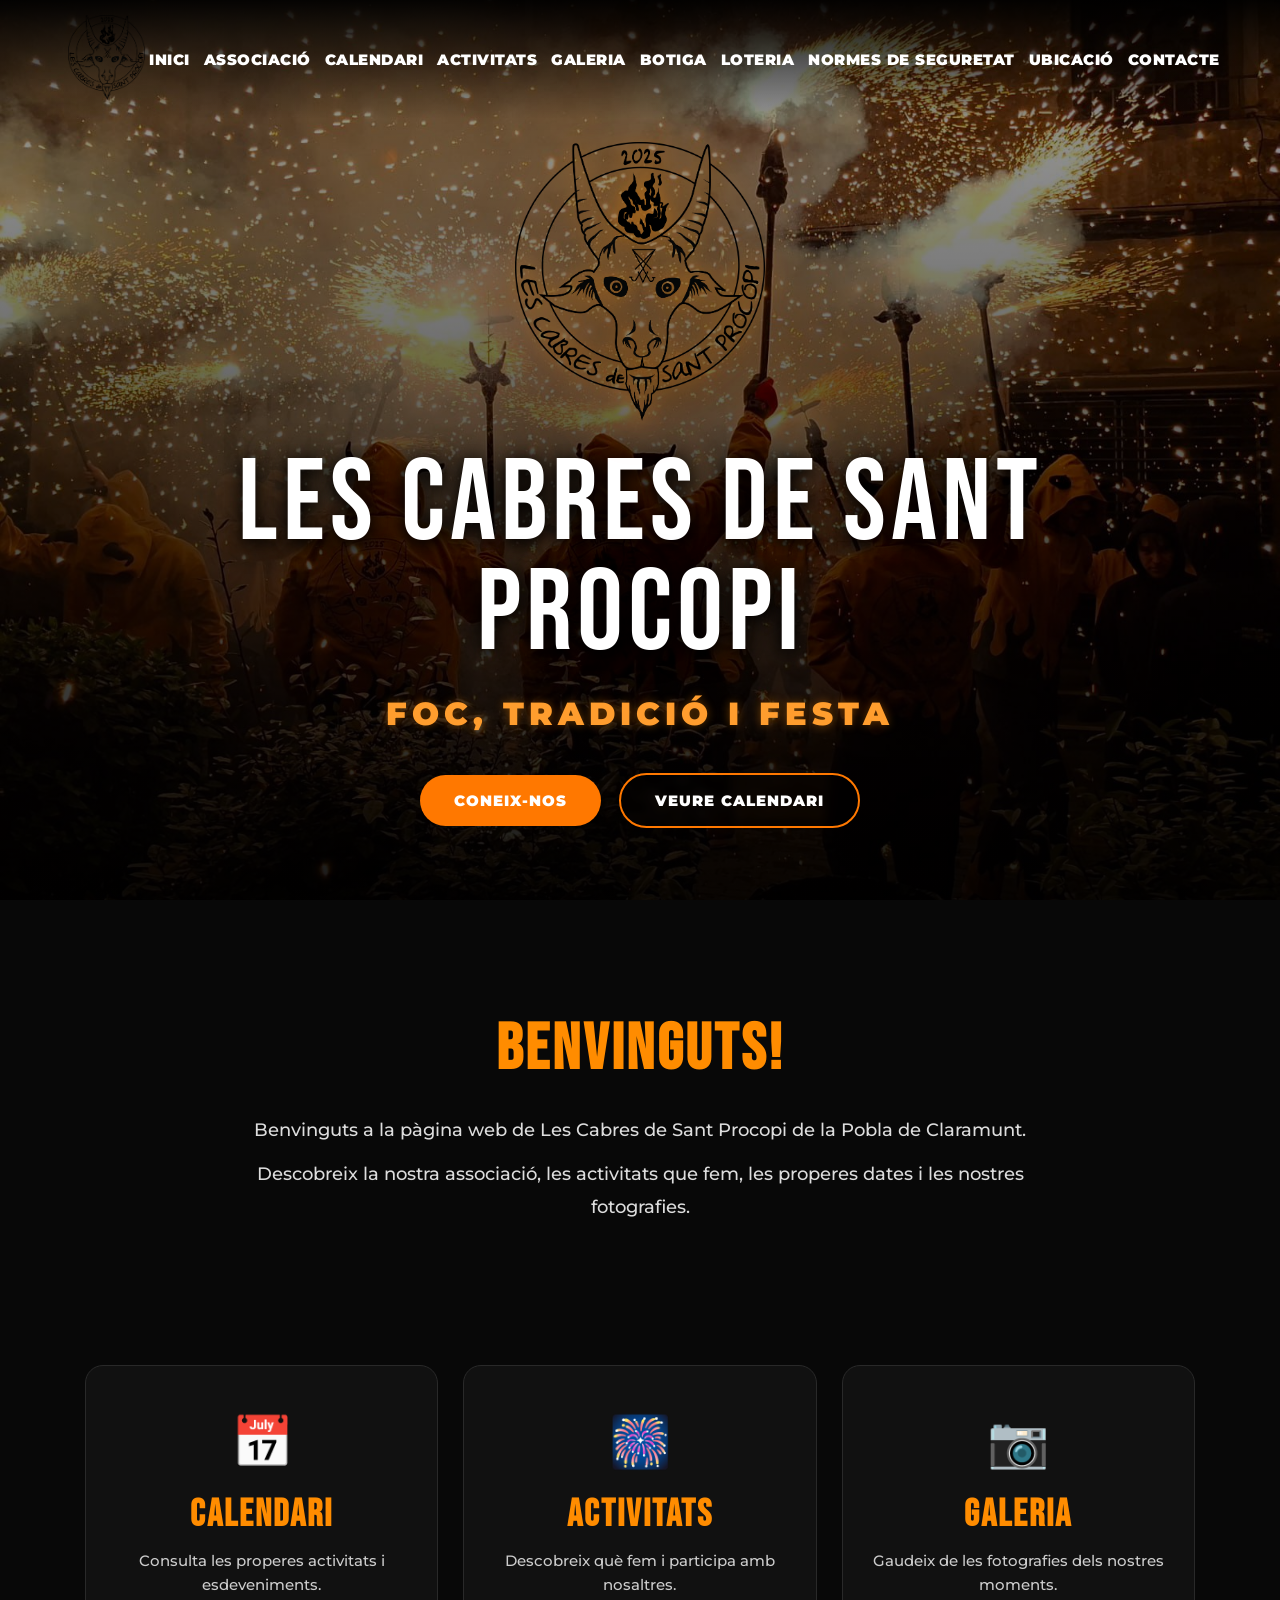
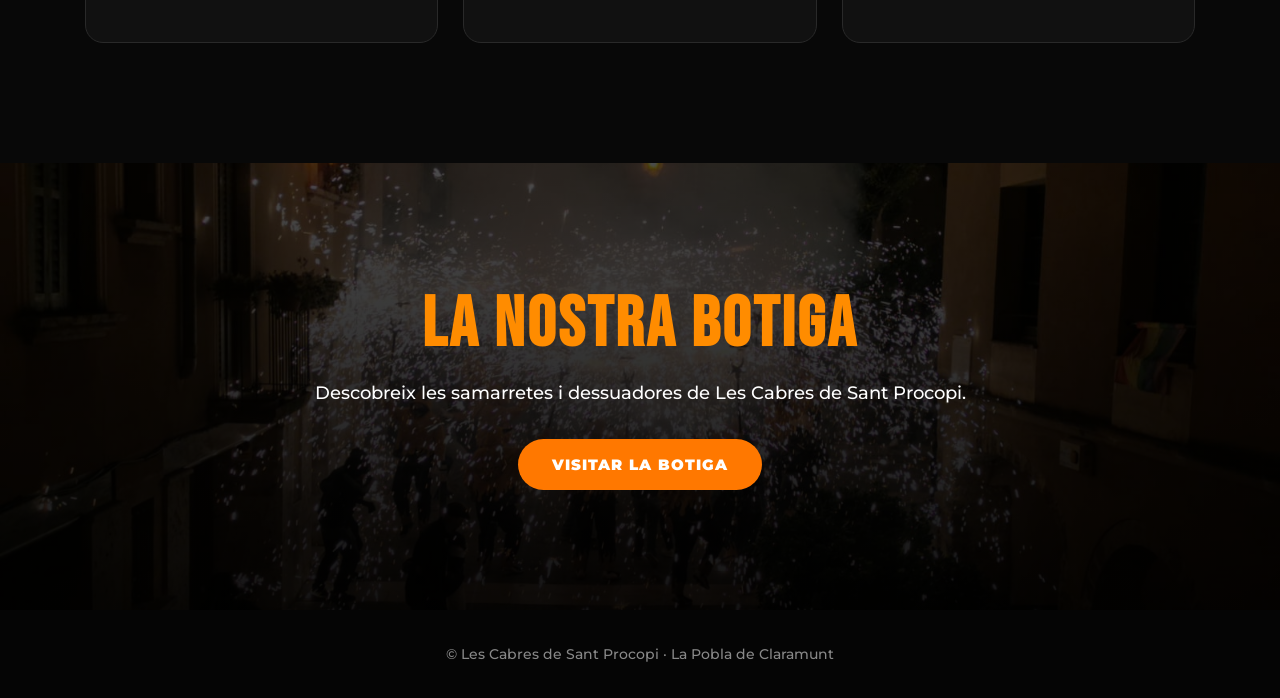
<file: index.html>
<!DOCTYPE html>
<html lang="ca">

<head>
    <meta charset="UTF-8">
    <meta name="viewport" content="width=device-width, initial-scale=1.0">

    <title>Les Cabres de Sant Procopi</title>

    <link rel="stylesheet" href="css/estil.css">
</head>

<body>

    <!-- MENÚ DE NAVEGACIÓ -->
    <header class="capcalera">

        <a href="index.html" class="logo">
            <img src="imatges/logo.png" alt="Les Cabres de Sant Procopi">
        </a>

        <nav class="menu">

            <a href="index.html">INICI</a>
            <a href="associacio.html">ASSOCIACIÓ</a>
            <a href="calendari.html">CALENDARI</a>
            <a href="activitats.html">ACTIVITATS</a>
            <a href="galeria.html">GALERIA</a>
            <a href="botiga.html">BOTIGA</a>
            <a href="loteria.html">LOTERIA</a>
            <a href="normes de seguretat.html">NORMES DE SEGURETAT</a>
            <a href="ubicacio.html">UBICACIÓ</a>
            <a href="contacte.html">CONTACTE</a>

        </nav>

    </header>


    <!-- PORTADA -->
    <main>

        <section class="portada">

            <div class="contingut-portada">

                <img src="imatges/logo.png" alt="Logo de Les Cabres de Sant Procopi" class="logo-portada">

                <h1>LES CABRES DE SANT PROCOPI</h1>

                <p class="subtitol">
                    Foc, tradició i festa
                </p>

                <div class="botons-portada">

                    <a href="associacio.html" class="boto">
                        Coneix-nos
                    </a>

                    <a href="calendari.html" class="boto boto-secundari">
                        Veure calendari
                    </a>

                </div>

            </div>

        </section>


        <!-- PRESENTACIÓ -->
        <section class="presentacio">

            <h2>Benvinguts!</h2>

            <p>
                Benvinguts a la pàgina web de Les Cabres de Sant Procopi
                de la Pobla de Claramunt.
            </p>

            <p>
                Descobreix la nostra associació, les activitats que fem,
                les properes dates i les nostres fotografies.
            </p>

        </section>


        <!-- TRES APARTATS -->
        <section class="apartats">

            <a href="calendari.html" class="targeta">
                <span class="icona">📅</span>
                <h3>Calendari</h3>
                <p>Consulta les properes activitats i esdeveniments.</p>
            </a>

            <a href="activitats.html" class="targeta">
                <span class="icona">🎆</span>
                <h3>Activitats</h3>
                <p>Descobreix què fem i participa amb nosaltres.</p>
            </a>

            <a href="galeria.html" class="targeta">
                <span class="icona">📷</span>
                <h3>Galeria</h3>
                <p>Gaudeix de les fotografies dels nostres moments.</p>
            </a>

        </section>


        <!-- BOTIGA -->
        <section class="seccio-botiga">

            <h2>La nostra botiga</h2>

            <p>
                Descobreix les samarretes i dessuadores de
                Les Cabres de Sant Procopi.
            </p>

            <a href="botiga.html" class="boto">
                Visitar la botiga
            </a>

        </section>

    </main>


    <!-- PEU DE PÀGINA -->
    <footer>

        <p>
            © Les Cabres de Sant Procopi · La Pobla de Claramunt
        </p>

    </footer>

</body>

</html>
</file>
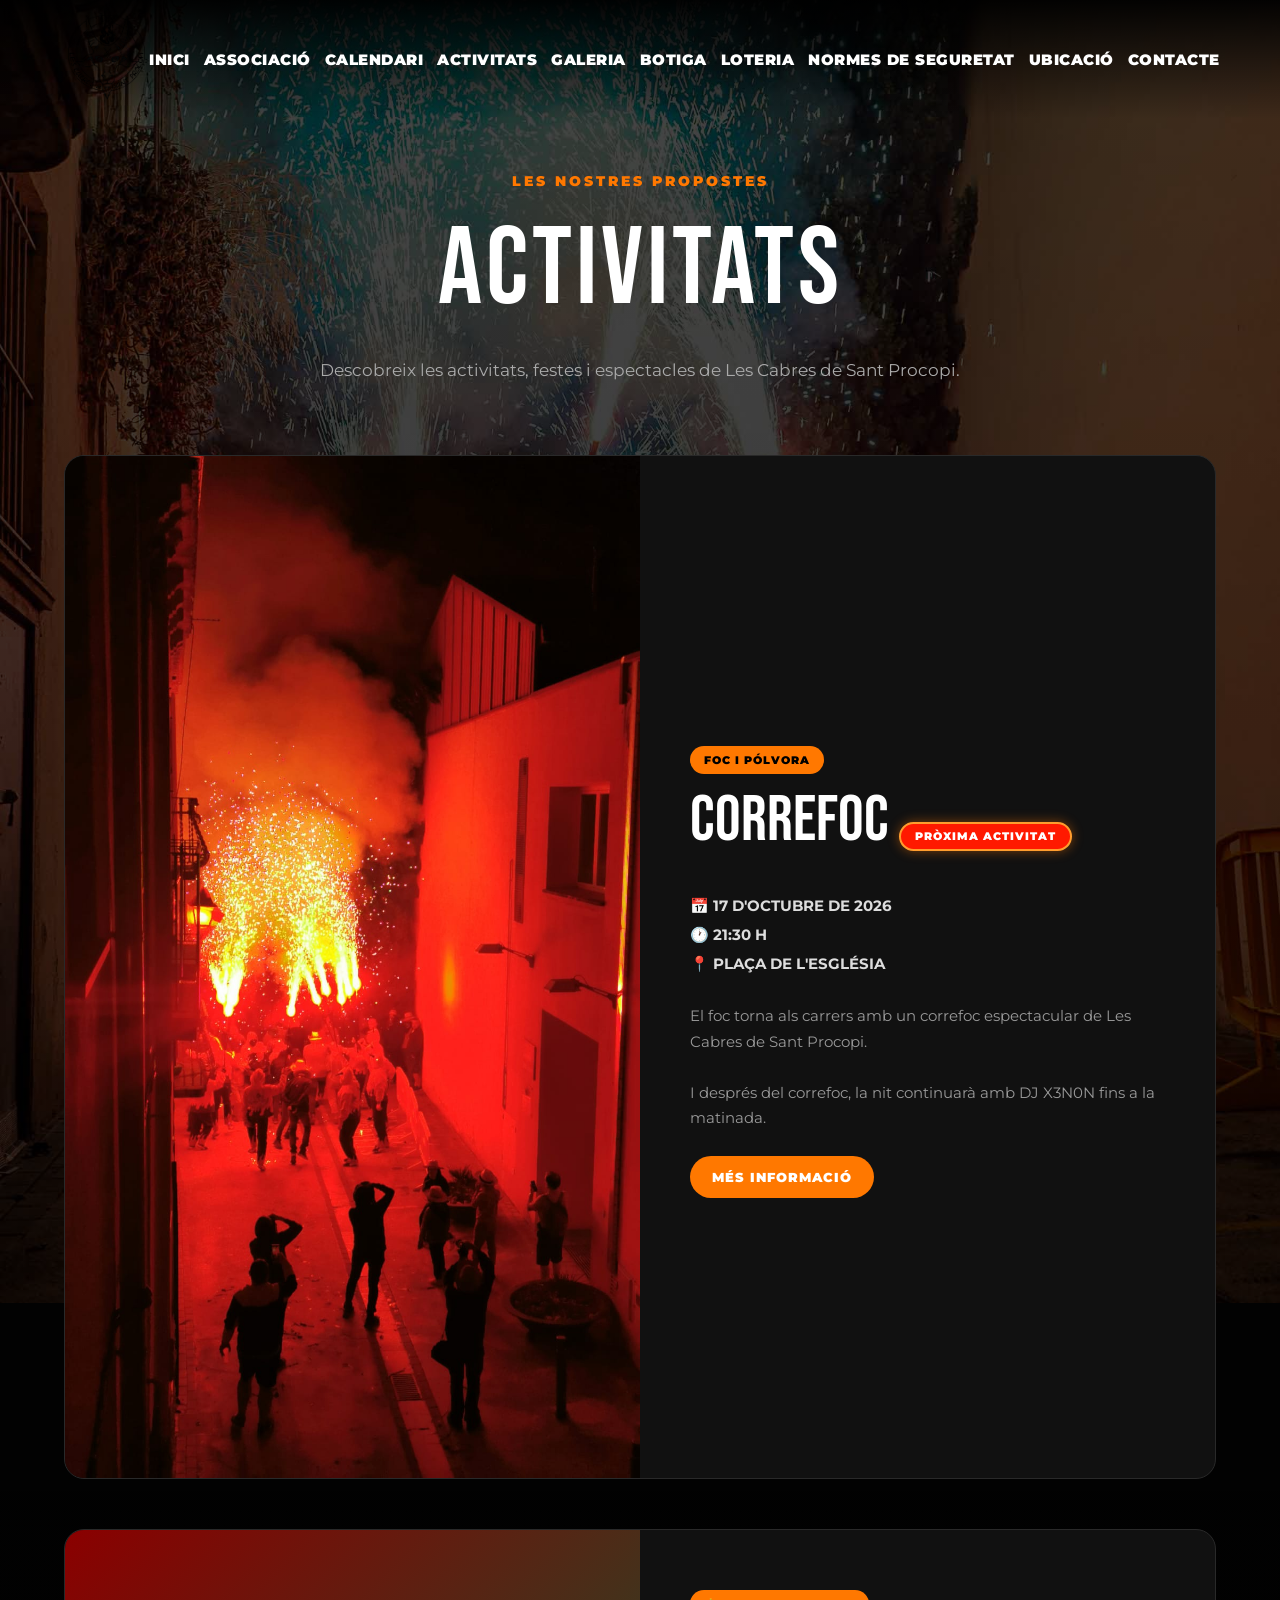
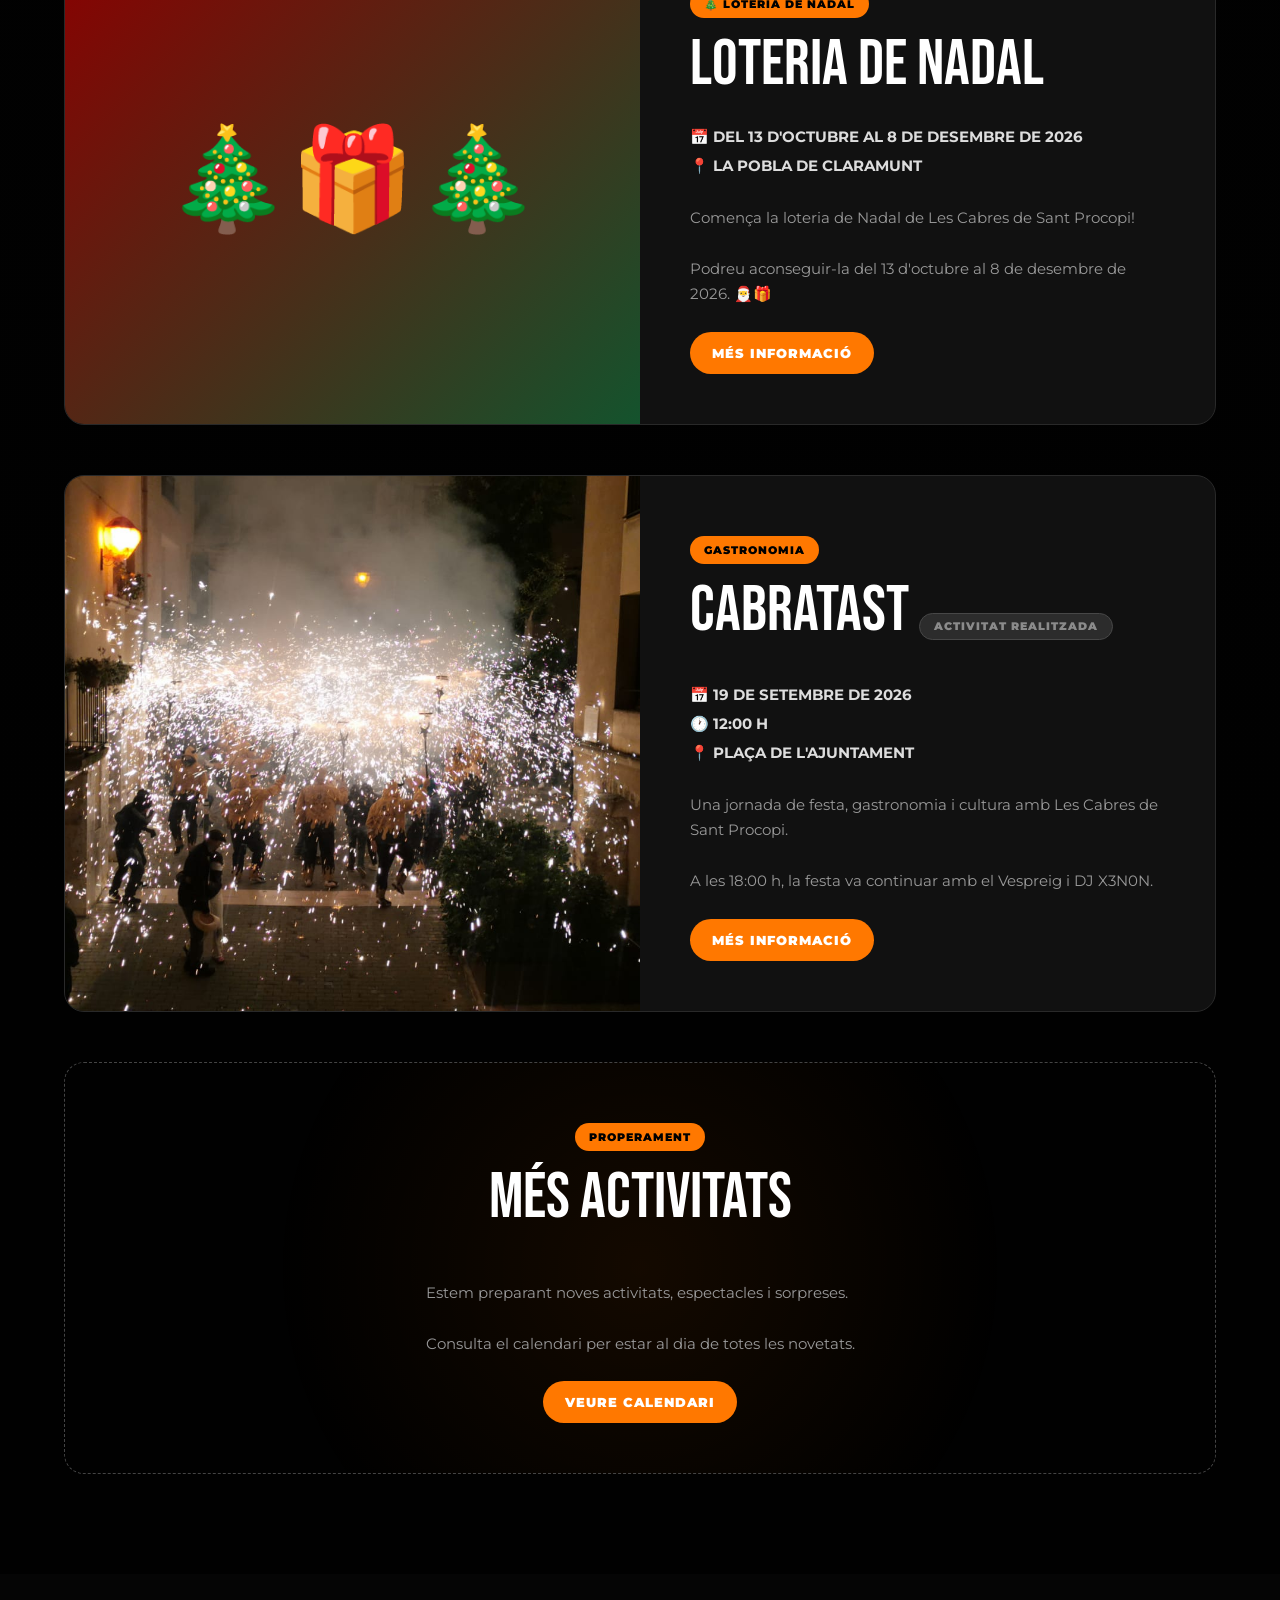
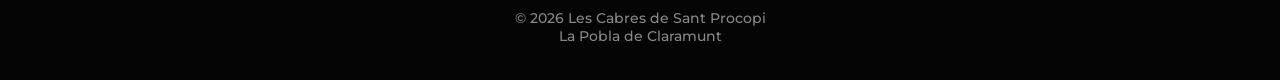
<file: activitats.html>
<!DOCTYPE html>
<html lang="ca">

<head>

    <meta charset="UTF-8">

    <meta name="viewport" content="width=device-width, initial-scale=1.0">

    <title>
        Activitats | Les Cabres de Sant Procopi
    </title>

    <link rel="stylesheet" href="css/estil.css">

</head>


<body>


    <header class="capcalera">

        <a href="index.html" class="logo">

            <img src="imatges/logo.png" alt="Les Cabres de Sant Procopi">

        </a>


        <nav class="menu">

            <a href="index.html">INICI</a>
            <a href="associacio.html">ASSOCIACIÓ</a>
            <a href="calendari.html">CALENDARI</a>
            <a href="activitats.html">ACTIVITATS</a>
            <a href="galeria.html">GALERIA</a>
            <a href="botiga.html">BOTIGA</a>
            <a href="loteria.html">LOTERIA</a>
            <a href="normes de seguretat.html">NORMES DE SEGURETAT</a>
            <a href="ubicacio.html">UBICACIÓ</a>
            <a href="contacte.html">CONTACTE</a>

        </nav>

    </header>



    <main class="pagina-activitats">


        <section class="capcalera-activitats">

            <p class="petit-titol">
                LES NOSTRES PROPOSTES
            </p>

            <h1>
                ACTIVITATS
            </h1>

            <p>
                Descobreix les activitats, festes i
                espectacles de Les Cabres de Sant Procopi.
            </p>

        </section>



        <section class="llista-activitats">

            <!-- CORREFOC -->

            <article class="targeta-activitat">

                <div class="imatge-activitat">

                    <img src="imatges/foto3.jpg" alt="Correfoc">

                </div>


                <div class="contingut-activitat">

                    <span class="etiqueta-activitat">
                        FOC I PÓLVORA
                    </span>

                    <h2>
                        CORREFOC
                        <span class="etiqueta-activitat etiqueta-proxima">
                            PRÒXIMA ACTIVITAT
                        </span>
                    </h2>

                    <p class="data-activitat">
                        📅 17 D'OCTUBRE DE 2026
                    </p>

                    <p class="hora-activitat">
                        🕐 21:30 H
                    </p>

                    <p class="lloc-activitat">
                        📍 PLAÇA DE L'ESGLÉSIA
                    </p>

                    <p class="descripcio-activitat">

                        El foc torna als carrers amb un
                        correfoc espectacular de
                        Les Cabres de Sant Procopi.

                        <br><br>

                        I després del correfoc,
                        la nit continuarà amb
                        DJ X3N0N fins a la matinada.

                    </p>

                    <a href="correfoc.html" class="boto">
                        MÉS INFORMACIÓ
                    </a>

                </div>

            </article>

            <!-- LOTERIA DE NADAL -->

            <article class="targeta-activitat">

                <div class="imatge-activitat"
                    style="display: flex; align-items: center; justify-content: center; font-size: 100px; background: linear-gradient(135deg, #8b0000, #14532d);">
                    🎄🎁🎄
                </div>

                <div class="contingut-activitat">

                    <span class="etiqueta-activitat">
                        🎄 LOTERIA DE NADAL
                    </span>

                    <h2>
                        LOTERIA DE NADAL
                    </h2>

                    <p class="data-activitat">
                        📅 DEL 13 D'OCTUBRE AL 8 DE DESEMBRE DE 2026
                    </p>

                    <p class="lloc-activitat">
                        📍 LA POBLA DE CLARAMUNT
                    </p>

                    <p class="descripcio-activitat">
                        Comença la loteria de Nadal de Les Cabres de Sant Procopi!
                        <br><br>
                        Podreu aconseguir-la del 13 d'octubre al 8 de desembre de 2026.
                        🎅🎁
                    </p>

                    <a href="loteria.html" class="boto">
                        MÉS INFORMACIÓ
                    </a>

                </div>

            </article>

            <!-- CABRATAST -->

            <article class="targeta-activitat">

                <div class="imatge-activitat">

                    <img src="imatges/foto2.jpg" alt="Cabratast">

                </div>

                <div class="contingut-activitat">

                    <span class="etiqueta-activitat">
                        GASTRONOMIA
                    </span>

                    <h2>
                        CABRATAST
                        <span class="etiqueta-activitat etiqueta-passada">
                            ACTIVITAT REALITZADA
                        </span>
                    </h2>

                    <p class="data-activitat">
                        📅 19 DE SETEMBRE DE 2026
                    </p>

                    <p class="hora-activitat">
                        🕐 12:00 H
                    </p>

                    <p class="lloc-activitat">
                        📍 PLAÇA DE L'AJUNTAMENT
                    </p>

                    <p class="descripcio-activitat">

                        Una jornada de festa,
                        gastronomia i cultura amb
                        Les Cabres de Sant Procopi.

                        <br><br>

                        A les 18:00 h, la festa va continuar
                        amb el Vespreig i DJ X3N0N.

                    </p>

                    <a href="cabratast.html" class="boto">
                        MÉS INFORMACIÓ
                    </a>

                </div>

            </article>



            <!-- PROPERAMENT -->

            <article class="targeta-activitat targeta-propera">

                <div class="contingut-activitat">

                    <span class="etiqueta-activitat">
                        PROPERAMENT
                    </span>

                    <h2>
                        MÉS ACTIVITATS
                    </h2>

                    <p class="descripcio-activitat">

                        Estem preparant noves activitats,
                        espectacles i sorpreses.

                        <br><br>

                        Consulta el calendari per estar
                        al dia de totes les novetats.

                    </p>

                    <a href="calendari.html" class="boto">
                        VEURE CALENDARI
                    </a>

                </div>

            </article>


        </section>

    </main>



    <footer>

        <p>
            © 2026 Les Cabres de Sant Procopi
        </p>

        <p>
            La Pobla de Claramunt
        </p>

    </footer>


    <script src="js/script.js"></script>

</body>

</html>
</file>
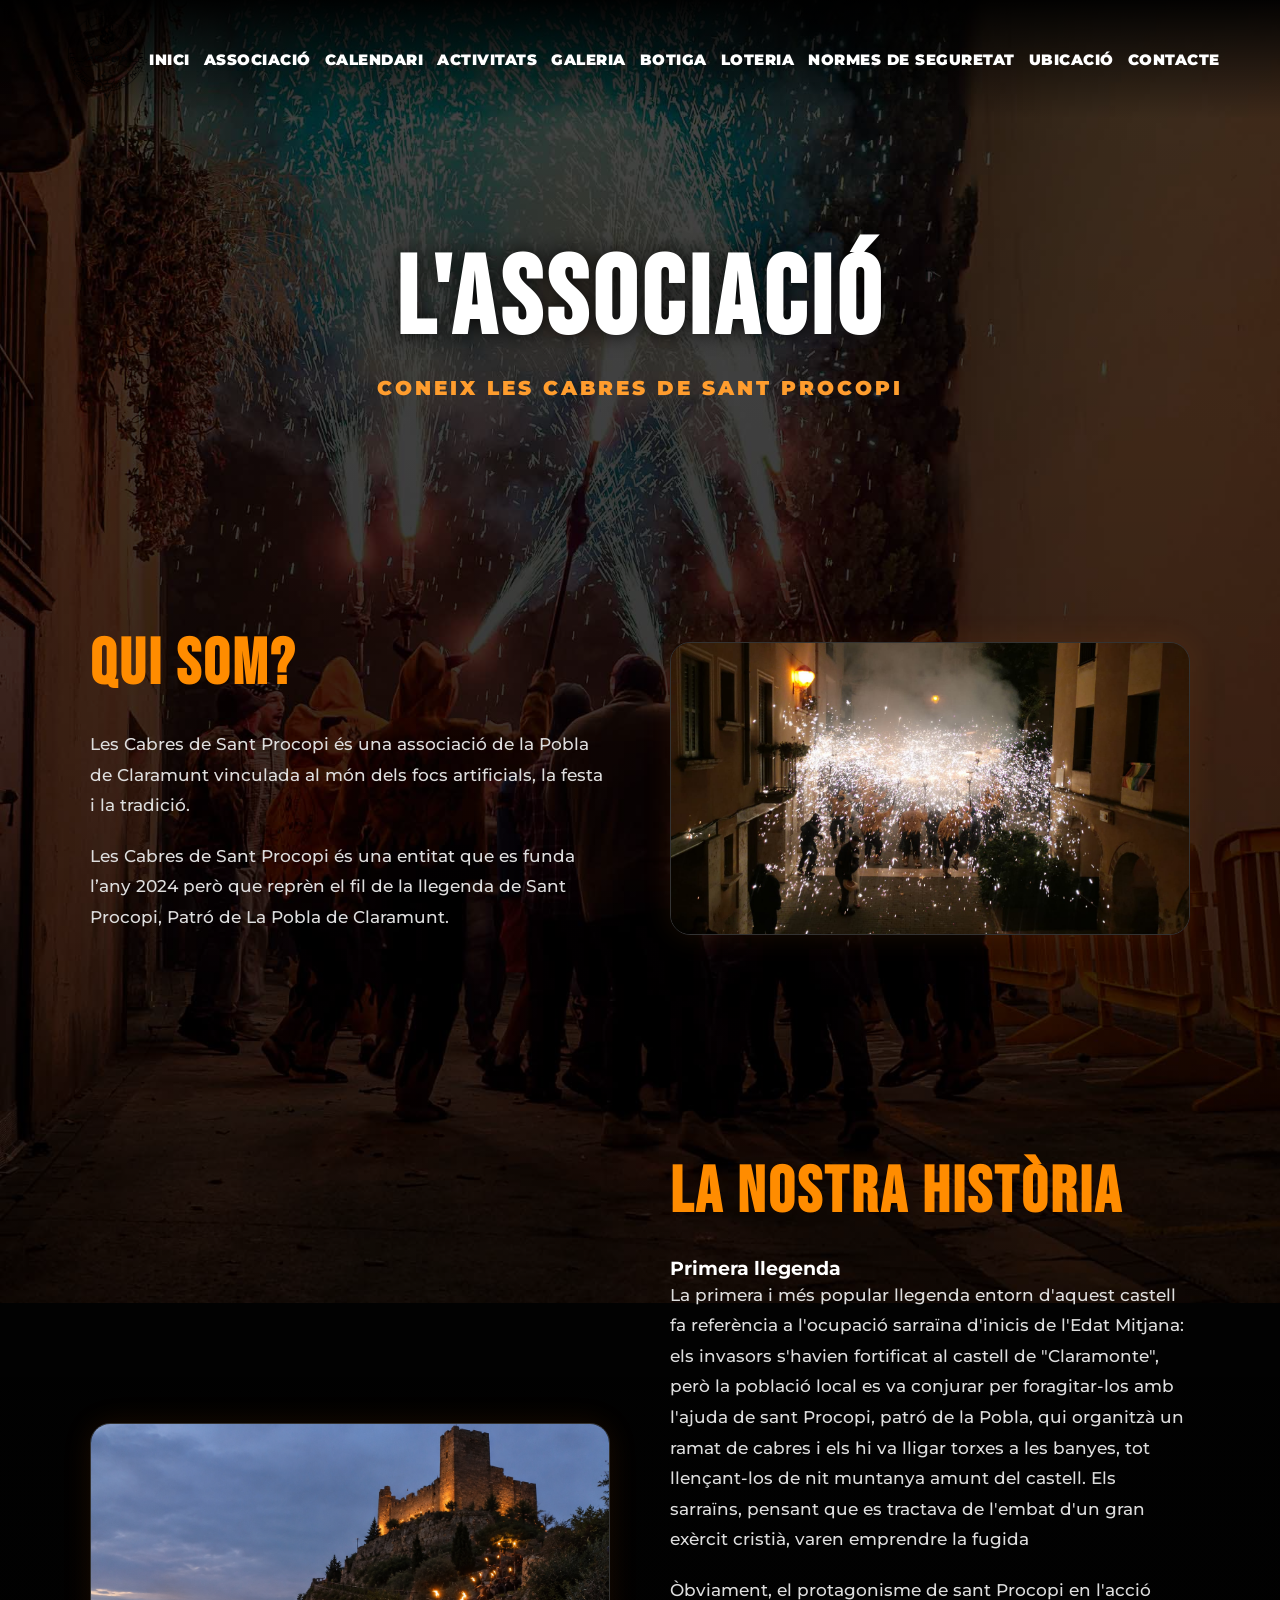
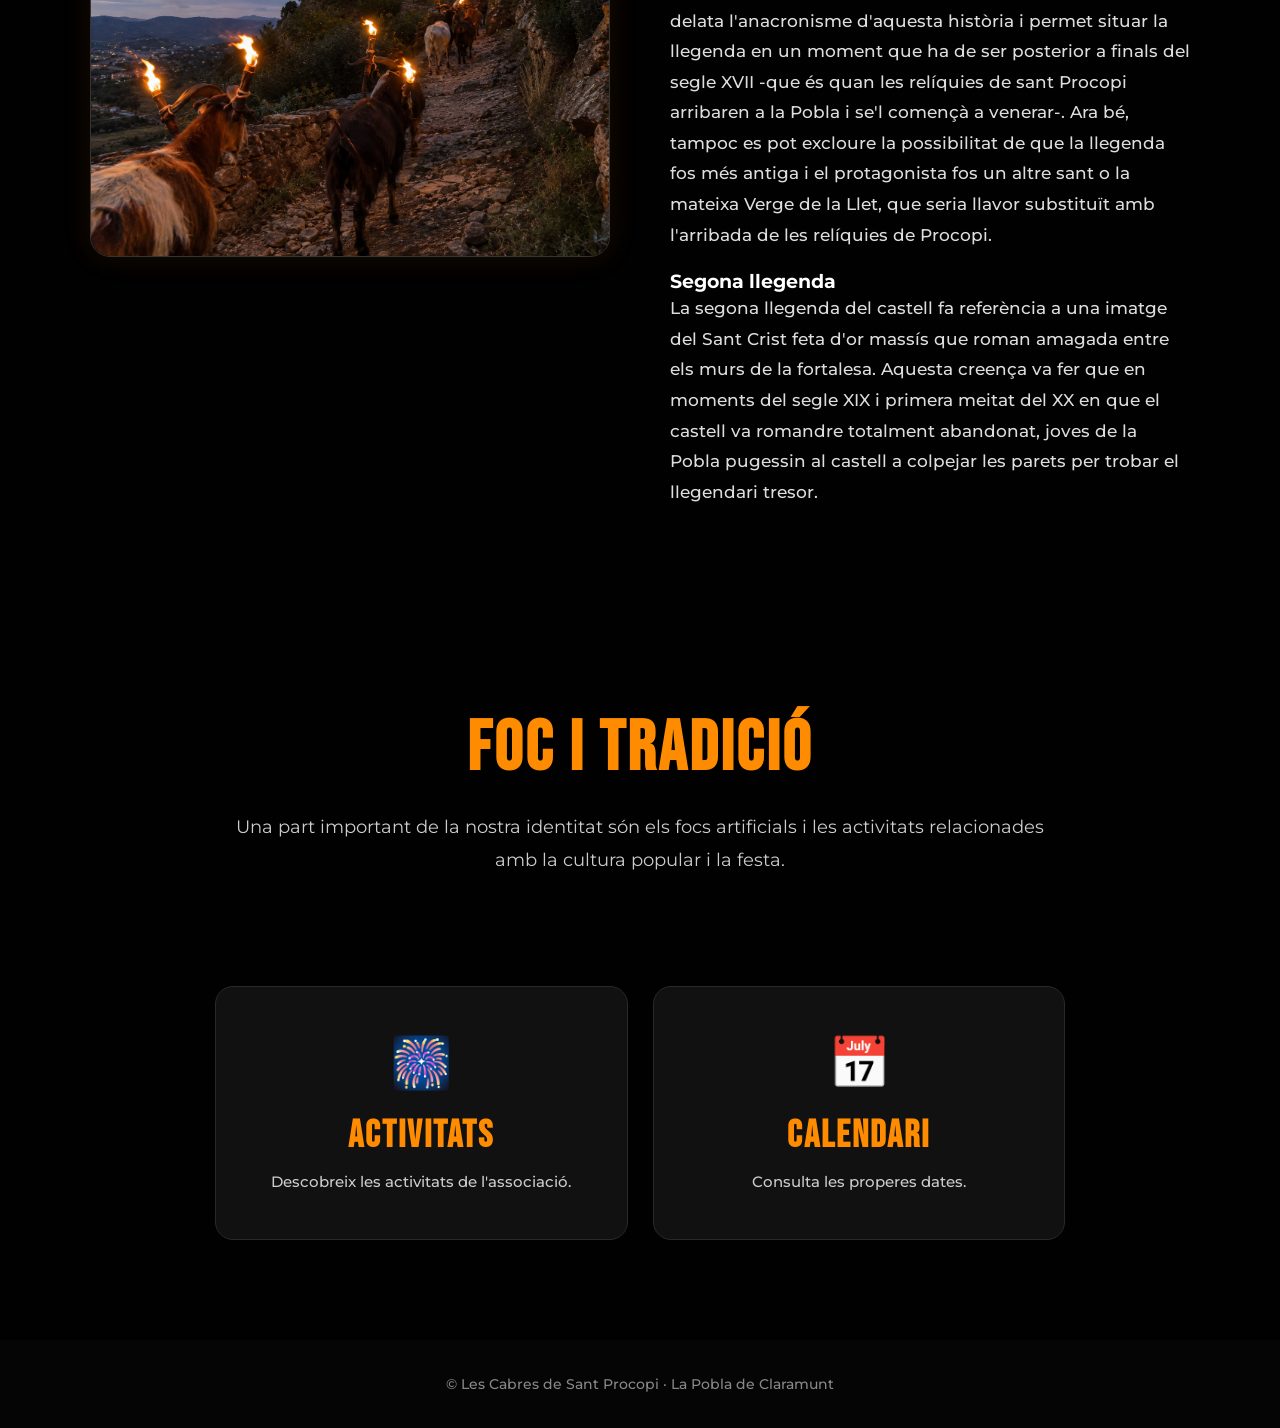
<file: associacio.html>
<!DOCTYPE html>
<html lang="ca">

<head>
    <meta charset="UTF-8">
    <meta name="viewport" content="width=device-width, initial-scale=1.0">

    <title>L'associació | Les Cabres de Sant Procopi</title>

    <link rel="stylesheet" href="css/estil.css">
</head>

<body>

    <!-- CAPÇALERA -->

    <header class="capcalera">

        <a href="index.html" class="logo">
            <img src="imatges/logo.png" alt="Les Cabres de Sant Procopi">
        </a>

        <nav class="menu">

            <a href="index.html">INICI</a>
            <a href="associacio.html">ASSOCIACIÓ</a>
            <a href="calendari.html">CALENDARI</a>
            <a href="activitats.html">ACTIVITATS</a>
            <a href="galeria.html">GALERIA</a>
            <a href="botiga.html">BOTIGA</a>
            <a href="loteria.html">LOTERIA</a>
            <a href="normes de seguretat.html">NORMES DE SEGURETAT</a>
            <a href="ubicacio.html">UBICACIÓ</a>
            <a href="contacte.html">CONTACTE</a>

        </nav>

    </header>


    <!-- CONTINGUT -->

    <main class="pagina">

        <section class="capcalera-pagina">

            <h1>L'ASSOCIACIÓ</h1>

            <p>
                Coneix Les Cabres de Sant Procopi
            </p>

        </section>


        <section class="contingut-associacio">

            <div class="text-associacio">

                <h2>Qui som?</h2>

                <p>
                    Les Cabres de Sant Procopi és una associació
                    de la Pobla de Claramunt vinculada al món
                    dels focs artificials, la festa i la tradició.
                </p>

                <p>
                    Les Cabres de Sant Procopi és una entitat que es
                    funda l’any 2024 però que reprèn el fil de la llegenda
                    de Sant Procopi, Patró de La Pobla de Claramunt.
                </p>

            </div>


            <div class="imatge-associacio">

                <img src="imatges/foto2.jpg" alt="Activitat de Les Cabres de Sant Procopi">

            </div>

        </section>


        <section class="contingut-associacio">

            <div class="imatge-associacio">
                <img src="imatges/llegenda.png" alt="Història de Les Cabres de Sant Procopi">
            </div>

            <div class="text-associacio">
                <h2>La nostra història</h2>
                <h3 style="color: white; font-weight: bold;">Primera llegenda</h3>

                <p>
                    La primera i més popular llegenda entorn d'aquest castell fa referència a l'ocupació sarraïna
                    d'inicis de l'Edat Mitjana: els invasors s'havien fortificat al castell de "Claramonte", però la
                    població local es va conjurar per foragitar-los amb l'ajuda de sant Procopi, patró de la Pobla, qui
                    organitzà un ramat de cabres i els hi va lligar torxes a les banyes, tot llençant-los de nit
                    muntanya amunt del castell. Els sarraïns, pensant que es tractava de l'embat d'un gran exèrcit
                    cristià, varen emprendre la fugida
                </p>

                <p>
                    Òbviament, el protagonisme de sant Procopi en l'acció delata l'anacronisme d'aquesta història i
                    permet situar la llegenda en un moment que ha de ser posterior a finals del segle XVII -que és quan
                    les relíquies de sant Procopi arribaren a la Pobla i se'l començà a venerar-. Ara bé, tampoc es pot
                    excloure la possibilitat de que la llegenda fos més antiga i el protagonista fos un altre sant o la
                    mateixa Verge de la Llet, que seria llavor substituït amb l'arribada de les relíquies de Procopi.
                </p>

                <h3 style="color: white; font-weight: bold;">Segona llegenda</h3>

                <p>
                    La segona llegenda del castell fa referència a una imatge del Sant Crist feta d'or massís que roman
                    amagada entre els murs de la fortalesa. Aquesta creença va fer que en moments del segle XIX i
                    primera meitat del XX en que el castell va romandre totalment abandonat, joves de la Pobla pugessin
                    al castell a colpejar les parets per trobar el llegendari tresor.
                </p>
            </div>

        </section>



        <section class="seccio-foc">

            <h2>Foc i tradició</h2>

            <p>
                Una part important de la nostra identitat són
                els focs artificials i les activitats relacionades
                amb la cultura popular i la festa.
            </p>

        </section>


        <section class="enllacos">

            <a href="activitats.html" class="targeta">

                <span class="icona">🎆</span>

                <h3>Activitats</h3>

                <p>
                    Descobreix les activitats de l'associació.
                </p>

            </a>


            <a href="calendari.html" class="targeta">

                <span class="icona">📅</span>

                <h3>Calendari</h3>

                <p>
                    Consulta les properes dates.
                </p>

            </a>

        </section>

    </main>


    <!-- PEU DE PÀGINA -->

    <footer>

        <p>
            © Les Cabres de Sant Procopi · La Pobla de Claramunt
        </p>

    </footer>

</body>

</html>
</file>
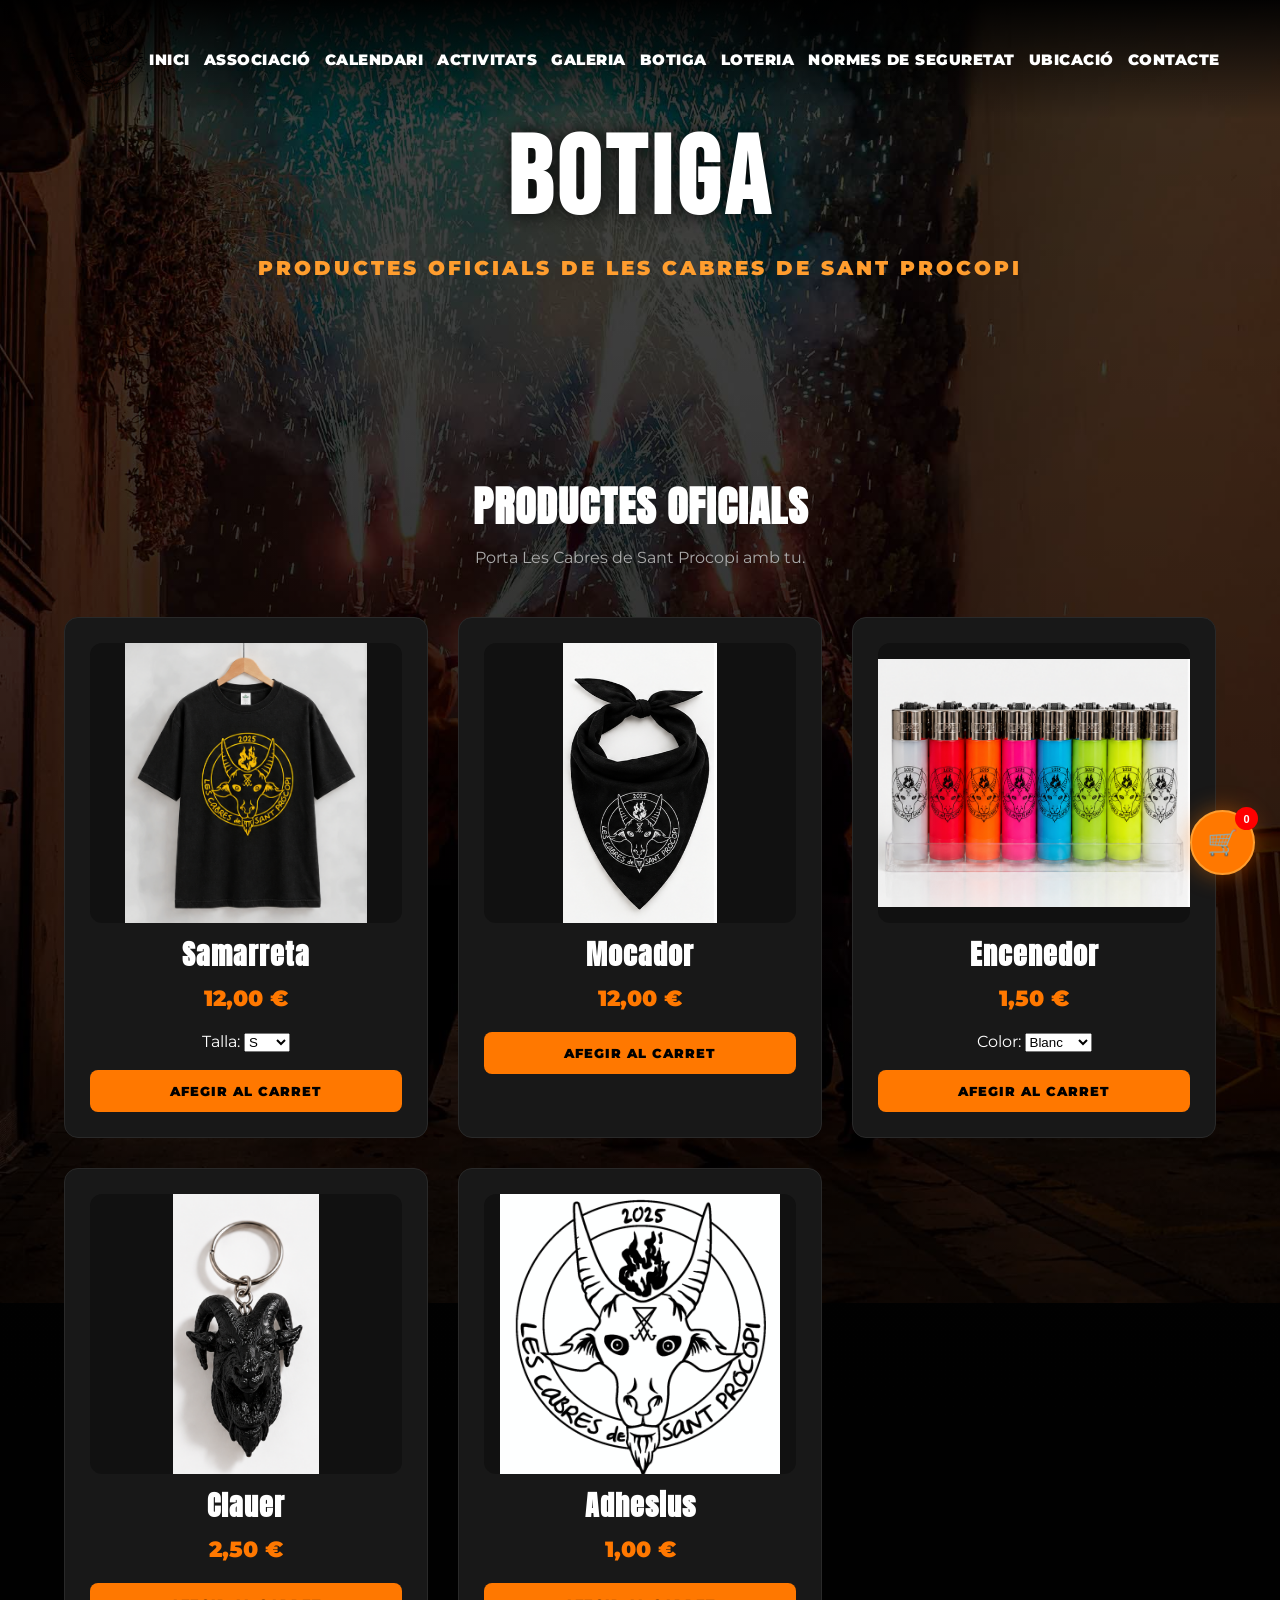
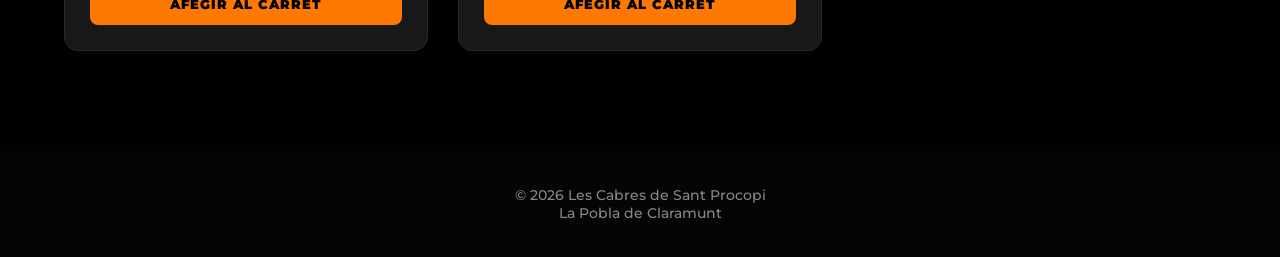
<file: botiga.html>
<!DOCTYPE html>
<html lang="ca">

<head>
    <meta charset="UTF-8">
    <meta name="viewport" content="width=device-width, initial-scale=1.0">

    <title>Botiga | Les Cabres de Sant Procopi</title>

    <link rel="stylesheet" href="css/estil.css">

    <link rel="preconnect" href="https://fonts.googleapis.com">
    <link rel="preconnect" href="https://fonts.gstatic.com" crossorigin>

    <link
        href="https://fonts.googleapis.com/css2?family=Anton&family=Montserrat:wght@400;500;600;700;800;900&display=swap"
        rel="stylesheet">
</head>


<body>

    <!-- ========================================
         CAPÇALERA
    ========================================= -->

    <header class="capcalera">

        <a href="index.html" class="logo">

            <img src="imatges/logo.png" alt="Les Cabres de Sant Procopi">

        </a>


        <nav class="menu">

            <a href="index.html">INICI</a>
            <a href="associacio.html">ASSOCIACIÓ</a>
            <a href="calendari.html">CALENDARI</a>
            <a href="activitats.html">ACTIVITATS</a>
            <a href="galeria.html">GALERIA</a>
            <a href="botiga.html">BOTIGA</a>
            <a href="loteria.html">LOTERIA</a>
            <a href="normes de seguretat.html">NORMES DE SEGURETAT</a>
            <a href="ubicacio.html">UBICACIÓ</a>
            <a href="contacte.html">CONTACTE</a>

        </nav>

    </header>


    <!-- ========================================
         CAPÇALERA DE PÀGINA
    ========================================= -->

    <section class="capcalera-pagina">

        <h1>BOTIGA</h1>

        <p>
            PRODUCTES OFICIALS DE LES CABRES DE SANT PROCOPI
        </p>

    </section>


    <!-- ========================================
         BOTIGA
    ========================================= -->

    <main class="botiga">

        <div class="botiga-introduccio">

            <h2>
                PRODUCTES OFICIALS
            </h2>

            <p>
                Porta Les Cabres de Sant Procopi amb tu.
            </p>

        </div>


        <!-- PRODUCTES -->

        <div id="productes-botiga" class="graella-productes">

            <!-- Els productes es generen amb JavaScript -->

        </div>

    </main>


    <!-- ========================================
         CARRÉT
    ========================================= -->

    <aside id="carret" class="carret">

        <div class="carret-capcalera">

            <h2>
                🛒 EL TEU CARRET
            </h2>

            <button id="tancar-carret" class="tancar-carret" aria-label="Tancar carret">
                ×
            </button>

        </div>


        <div id="productes-carret" class="productes-carret">

            <p class="carret-buit">
                El carret està buit.
            </p>

        </div>


        <div class="carret-total">

            <span>
                TOTAL
            </span>

            <strong id="total-carret">
                0,00 €
            </strong>

        </div>


        <button id="boto-comanda" class="boto boto-comanda">
            FER COMANDA
        </button>

    </aside>


    <!-- FONS DEL CARRÉT -->

    <div id="fons-carret" class="fons-carret"></div>


    <!-- BOTÓ FLOTANT DEL CARRÉT -->

    <button id="boto-carret" class="boto-carret" aria-label="Obrir carret">

        🛒

        <span id="numero-carret">
            0
        </span>

    </button>


    <!-- ========================================
         PEU DE PÀGINA
    ========================================= -->

    <footer class="peu">

        <p>
            © 2026 Les Cabres de Sant Procopi
        </p>

        <p>
            La Pobla de Claramunt
        </p>

    </footer>


    <!-- JAVASCRIPT -->

    <script src="js/script.js"></script>

    <script src="js/botiga.js"></script>

</body>

</html>
</file>
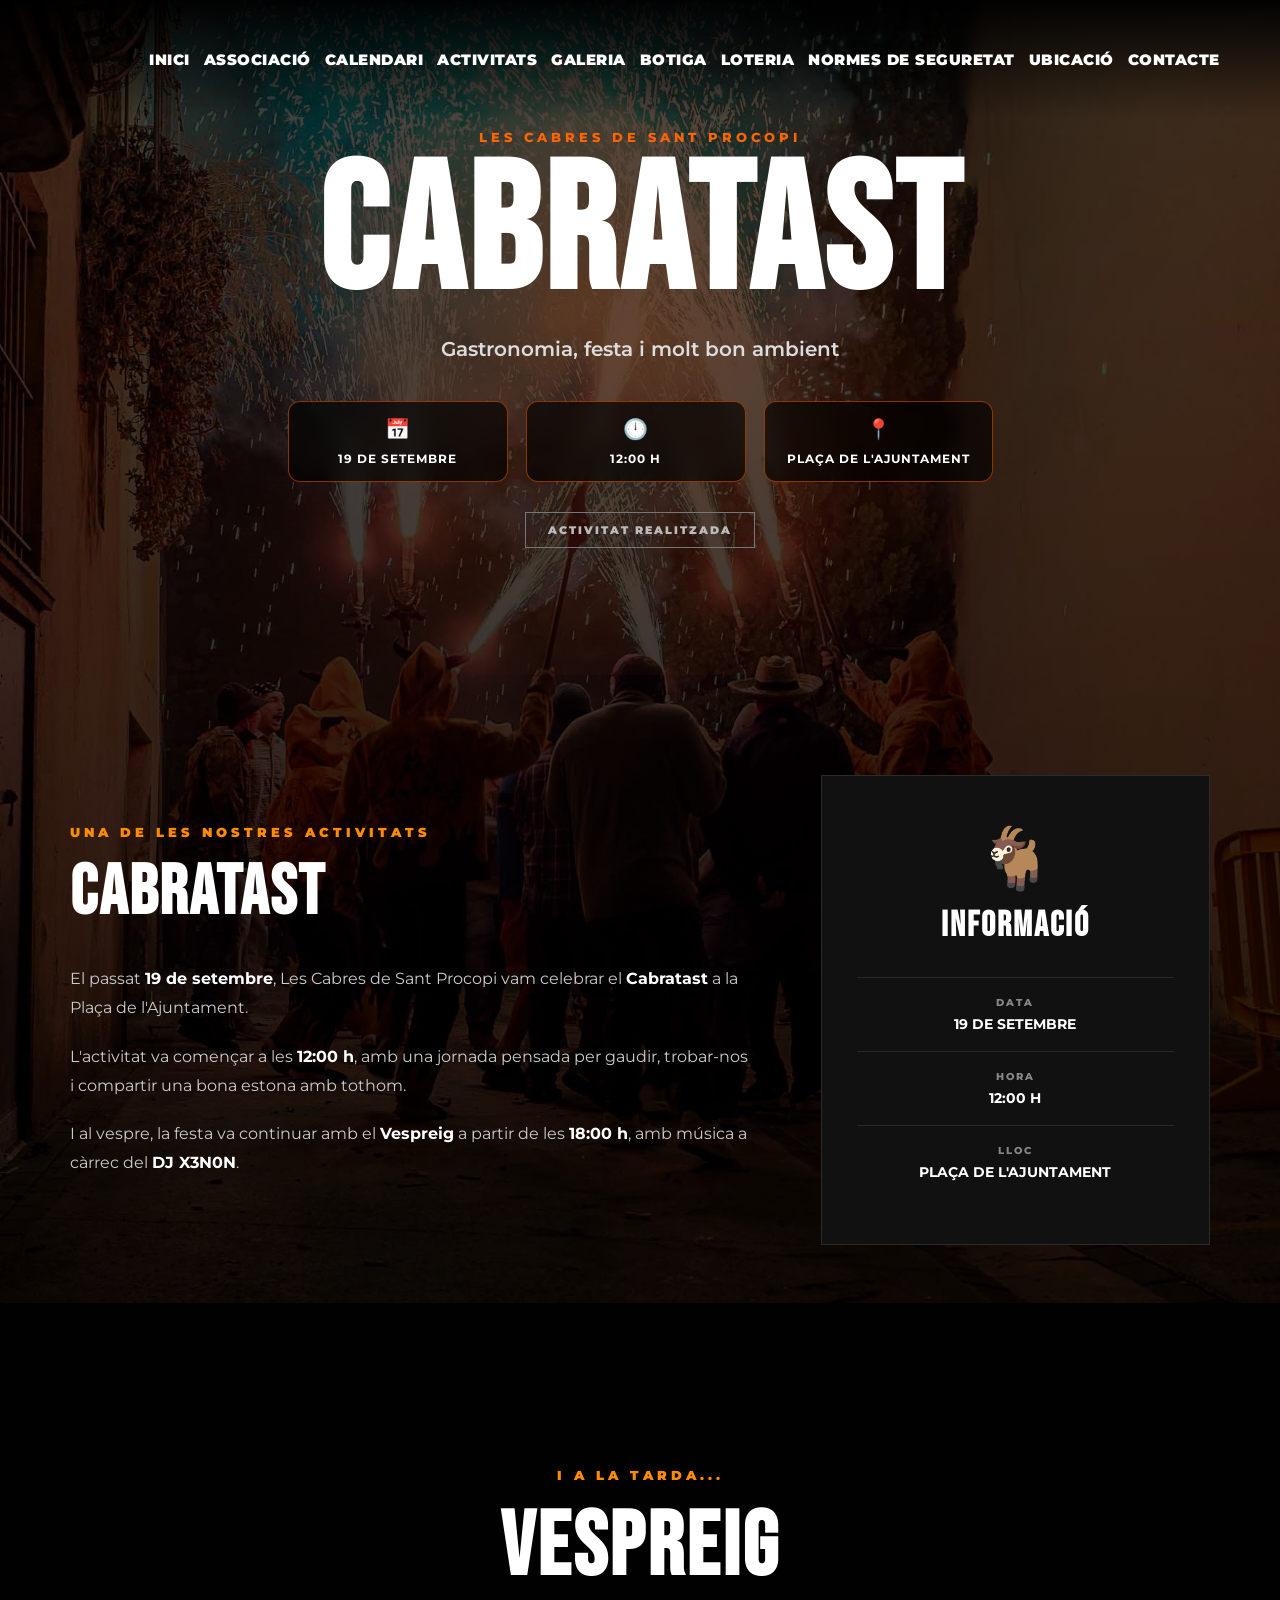
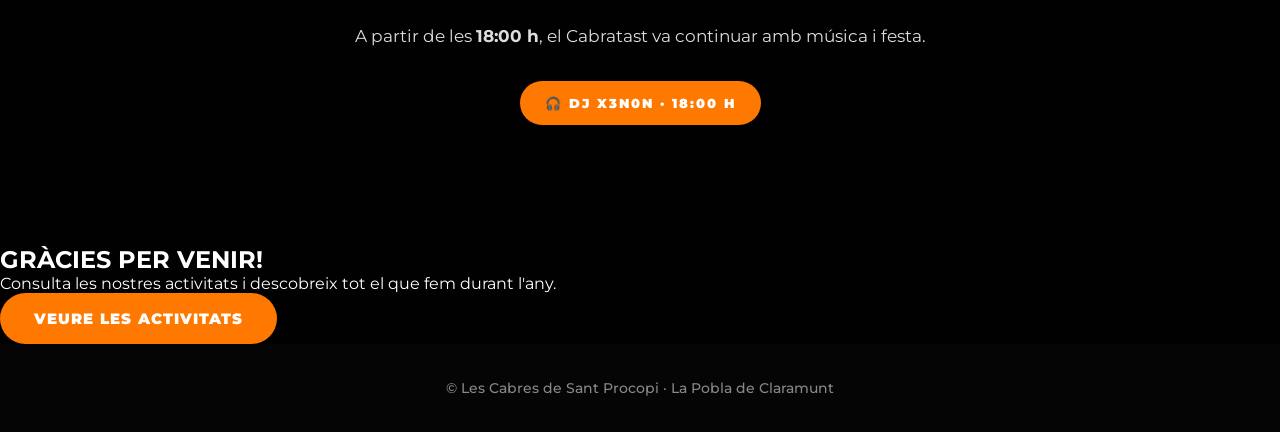
<file: cabratast.html>
<!DOCTYPE html>
<html lang="ca">

<head>
    <meta charset="UTF-8">
    <meta name="viewport" content="width=device-width, initial-scale=1.0">

    <title>Cabratast | Les Cabres de Sant Procopi</title>

    <link rel="stylesheet" href="css/estil.css">
</head>

<body>

    <header class="capcalera">

        <a href="index.html" class="logo">
            <img src="imatges/logo.png" alt="Les Cabres de Sant Procopi">
        </a>

        <nav class="menu">

            <a href="index.html">INICI</a>
            <a href="associacio.html">ASSOCIACIÓ</a>
            <a href="calendari.html">CALENDARI</a>
            <a href="activitats.html">ACTIVITATS</a>
            <a href="galeria.html">GALERIA</a>
            <a href="botiga.html">BOTIGA</a>
            <a href="loteria.html">LOTERIA</a>
            <a href="normes de seguretat.html">NORMES DE SEGURETAT</a>
            <a href="ubicacio.html">UBICACIÓ</a>
            <a href="contacte.html">CONTACTE</a>

        </nav>

    </header>


    <main>

        <!-- HERO -->

        <section class="hero-cabratast">

            <div class="hero-cabratast-contingut">

                <span class="etiqueta-cabratast">
                    LES CABRES DE SANT PROCOPI
                </span>

                <h1>CABRATAST</h1>

                <p class="subtitol-cabratast">
                    Gastronomia, festa i molt bon ambient
                </p>

                <div class="info-cabratast">

                    <div class="info-item">
                        <span>📅</span>
                        <strong>19 DE SETEMBRE</strong>
                    </div>

                    <div class="info-item">
                        <span>🕛</span>
                        <strong>12:00 H</strong>
                    </div>

                    <div class="info-item">
                        <span>📍</span>
                        <strong>PLAÇA DE L'AJUNTAMENT</strong>
                    </div>

                </div>

                <div class="activitat-passada">
                    ACTIVITAT REALITZADA
                </div>

            </div>

        </section>


        <!-- INFORMACIÓ -->

        <section class="contingut-cabratast">

            <div class="text-cabratast">

                <span class="petit-titol">
                    UNA DE LES NOSTRES ACTIVITATS
                </span>

                <h2>CABRATAST</h2>

                <p>
                    El passat <strong>19 de setembre</strong>,
                    Les Cabres de Sant Procopi vam celebrar el
                    <strong>Cabratast</strong> a la Plaça de l'Ajuntament.
                </p>

                <p>
                    L'activitat va començar a les
                    <strong>12:00 h</strong>, amb una jornada
                    pensada per gaudir, trobar-nos i compartir
                    una bona estona amb tothom.
                </p>

                <p>
                    I al vespre, la festa va continuar amb el
                    <strong>Vespreig</strong> a partir de les
                    <strong>18:00 h</strong>, amb música a càrrec del
                    <strong>DJ X3N0N</strong>.
                </p>

            </div>


            <!-- TARGETA -->

            <div class="targeta-dades-cabratast">

                <div class="icona-cabratast">
                    🐐
                </div>

                <h3>INFORMACIÓ</h3>

                <div class="dada-cabratast">
                    <span>DATA</span>
                    <strong>19 DE SETEMBRE</strong>
                </div>

                <div class="dada-cabratast">
                    <span>HORA</span>
                    <strong>12:00 H</strong>
                </div>

                <div class="dada-cabratast">
                    <span>LLOC</span>
                    <strong>PLAÇA DE L'AJUNTAMENT</strong>
                </div>

            </div>

        </section>


        <!-- VESPREIG -->

        <section class="seccio-vespreig">

            <div class="vespreig-contingut">

                <span class="petit-titol">
                    I A LA TARDA...
                </span>

                <h2>VESPREIG</h2>

                <p>
                    A partir de les <strong>18:00 h</strong>,
                    el Cabratast va continuar amb música i festa.
                </p>

                <div class="dj-etiqueta">
                    🎧 DJ X3N0N · 18:00 H
                </div>

            </div>

        </section>


        <!-- FINAL -->

        <section class="tornar-activitats">

            <h2>GRÀCIES PER VENIR!</h2>

            <p>
                Consulta les nostres activitats i descobreix
                tot el que fem durant l'any.
            </p>

            <a href="activitats.html" class="boto">
                VEURE LES ACTIVITATS
            </a>

        </section>

    </main>


    <footer>

        <p>
            © Les Cabres de Sant Procopi · La Pobla de Claramunt
        </p>

    </footer>


</body>

</html>
</file>
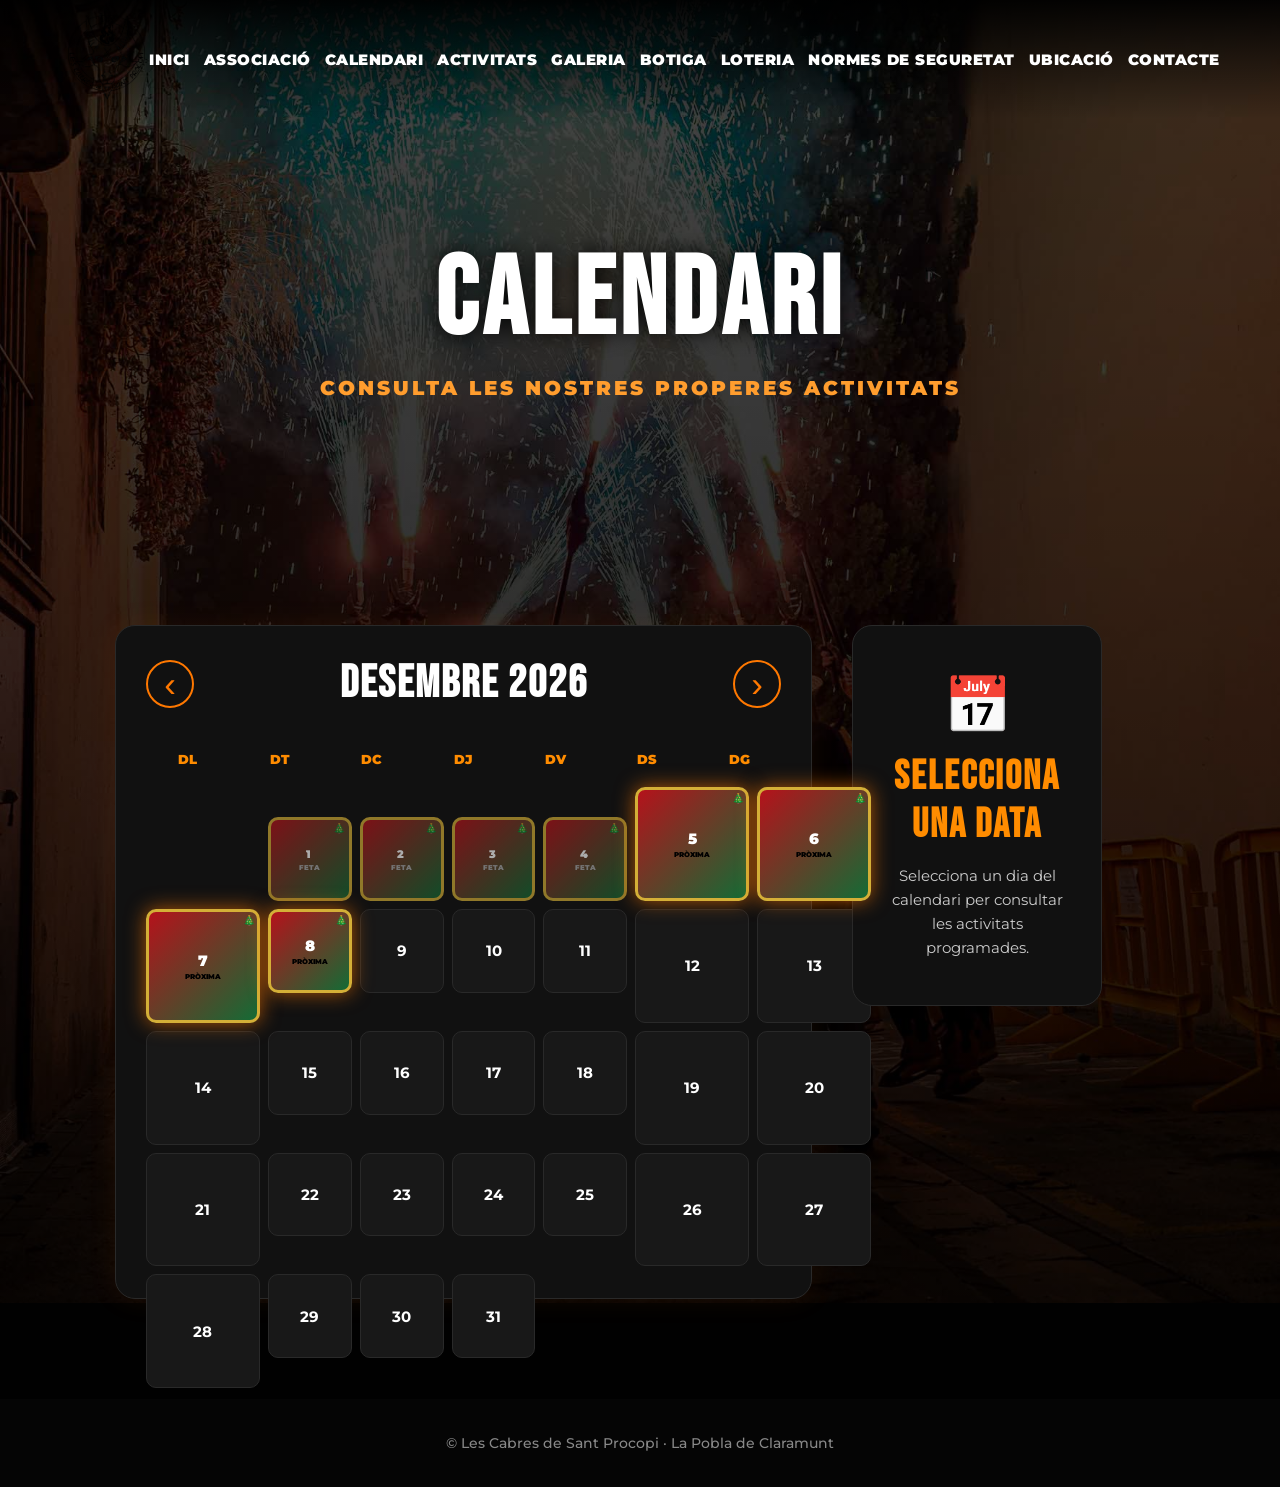
<file: calendari.html>
<!DOCTYPE html>
<html lang="ca">

<head>
    <meta charset="UTF-8">
    <meta name="viewport" content="width=device-width, initial-scale=1.0">

    <title>Calendari | Les Cabres de Sant Procopi</title>

    <link rel="stylesheet" href="css/estil.css">
</head>

<body>

    <!-- CAPÇALERA -->

    <header class="capcalera">

        <a href="index.html" class="logo">
            <img src="imatges/logo.png" alt="Les Cabres de Sant Procopi">
        </a>

        <nav class="menu">

            <a href="index.html">INICI</a>
            <a href="associacio.html">ASSOCIACIÓ</a>
            <a href="calendari.html">CALENDARI</a>
            <a href="activitats.html">ACTIVITATS</a>
            <a href="galeria.html">GALERIA</a>
            <a href="botiga.html">BOTIGA</a>
            <a href="loteria.html">LOTERIA</a>
            <a href="normes de seguretat.html">NORMES DE SEGURETAT</a>
            <a href="ubicacio.html">UBICACIÓ</a>
            <a href="contacte.html">CONTACTE</a>

        </nav>

    </header>


    <!-- CONTINGUT -->

    <main class="pagina">

        <!-- TÍTOL -->

        <section class="capcalera-pagina">

            <h1>CALENDARI</h1>

            <p>
                Consulta les nostres properes activitats
            </p>

        </section>


        <!-- CALENDARI -->

        <section class="zona-calendari">

            <div class="calendari">

                <!-- CAPÇALERA DEL CALENDARI -->

                <div class="capcalera-calendari">

                    <button id="mes-anterior" class="boto-calendari">
                        ‹
                    </button>

                    <h2 id="mes-any">
                        Octubre 2026
                    </h2>

                    <button id="mes-seguent" class="boto-calendari">
                        ›
                    </button>

                </div>


                <!-- DIES DE LA SETMANA -->

                <div class="dies-setmana">

                    <div>DL</div>
                    <div>DT</div>
                    <div>DC</div>
                    <div>DJ</div>
                    <div>DV</div>
                    <div>DS</div>
                    <div>DG</div>

                </div>


                <!-- DIES -->

                <div id="dies-calendari" class="dies-calendari">

                    <!-- JavaScript generarà els dies -->

                </div>

            </div>


            <!-- INFORMACIÓ DE L'ACTIVITAT -->

            <div id="informacio-activitat" class="informacio-activitat">

                <div class="icona-calendari">
                    📅
                </div>

                <h2>Selecciona una data</h2>

                <p>
                    Selecciona un dia del calendari per consultar
                    les activitats programades.
                </p>

            </div>

        </section>

    </main>


    <!-- PEU DE PÀGINA -->

    <footer>

        <p>
            © Les Cabres de Sant Procopi · La Pobla de Claramunt
        </p>

    </footer>


    <!-- JAVASCRIPT -->

    <script src="js/script.js"></script>

</body>

</html>
</file>
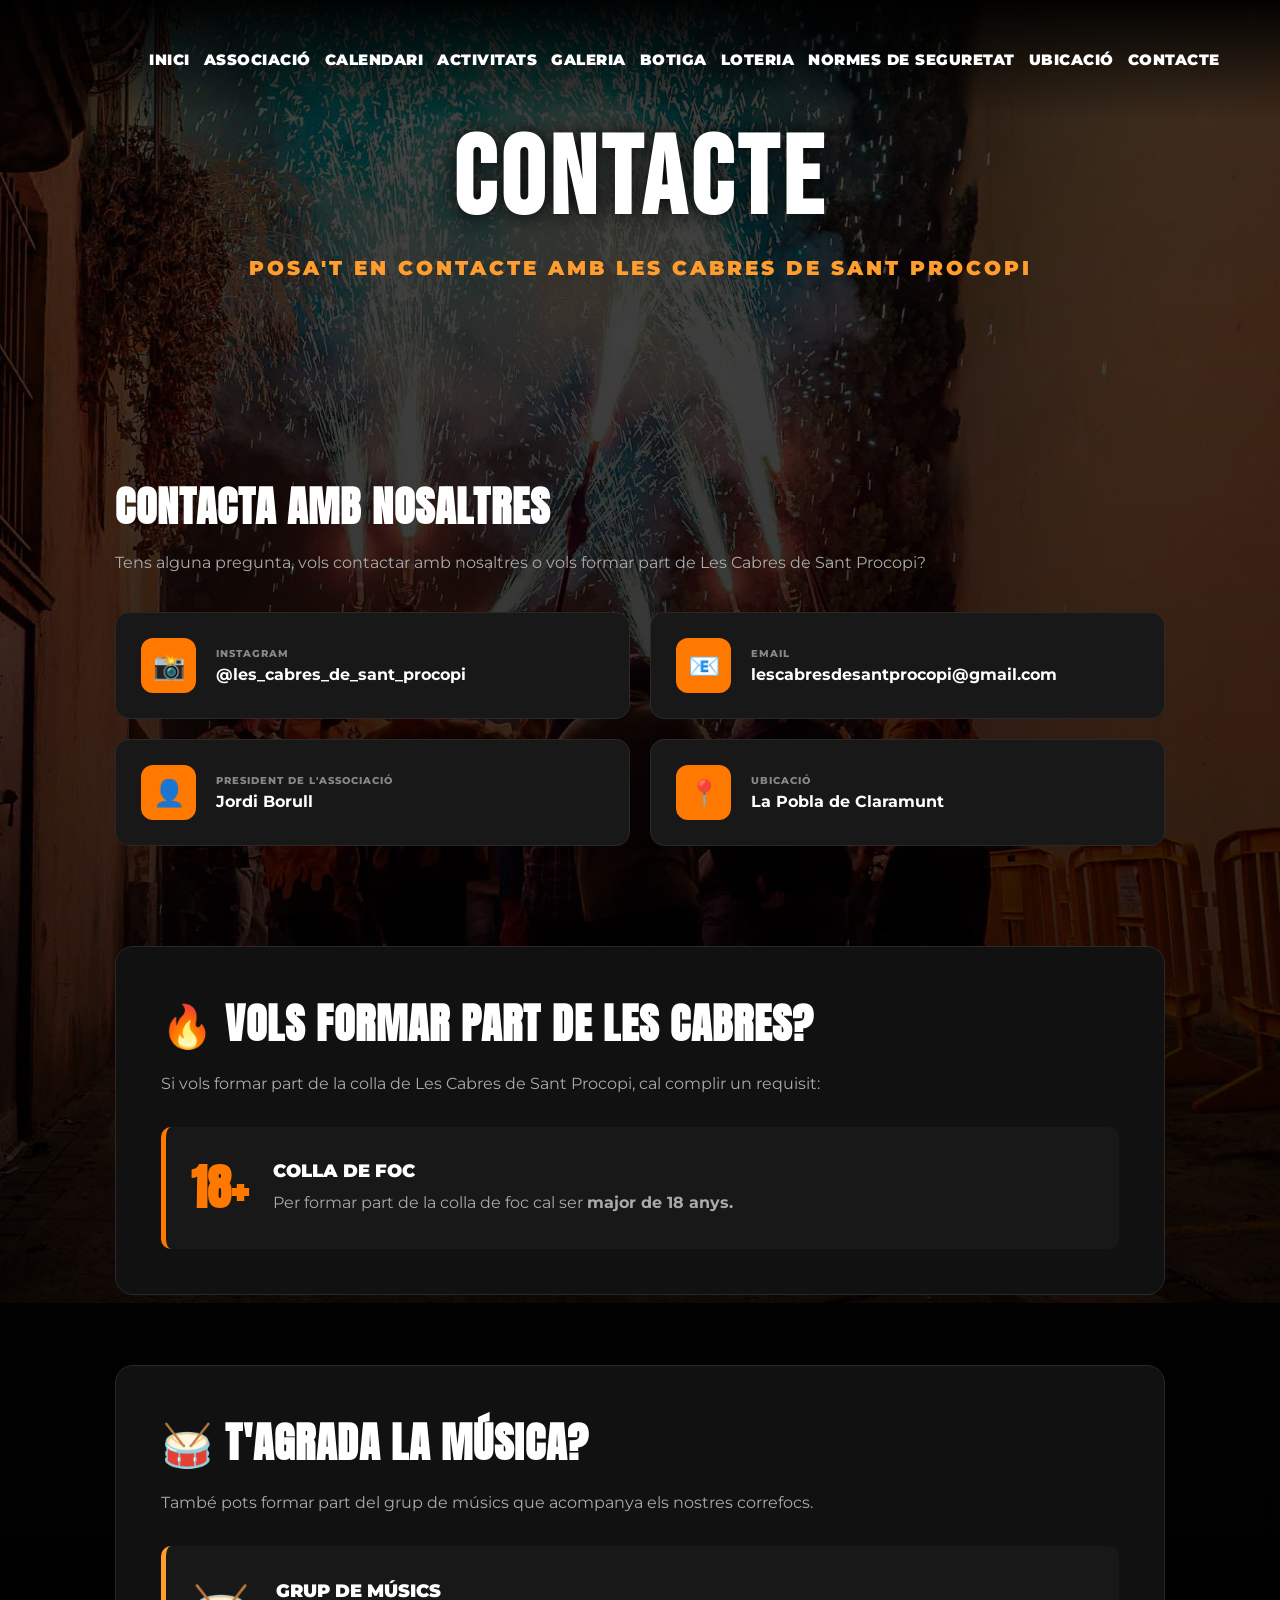
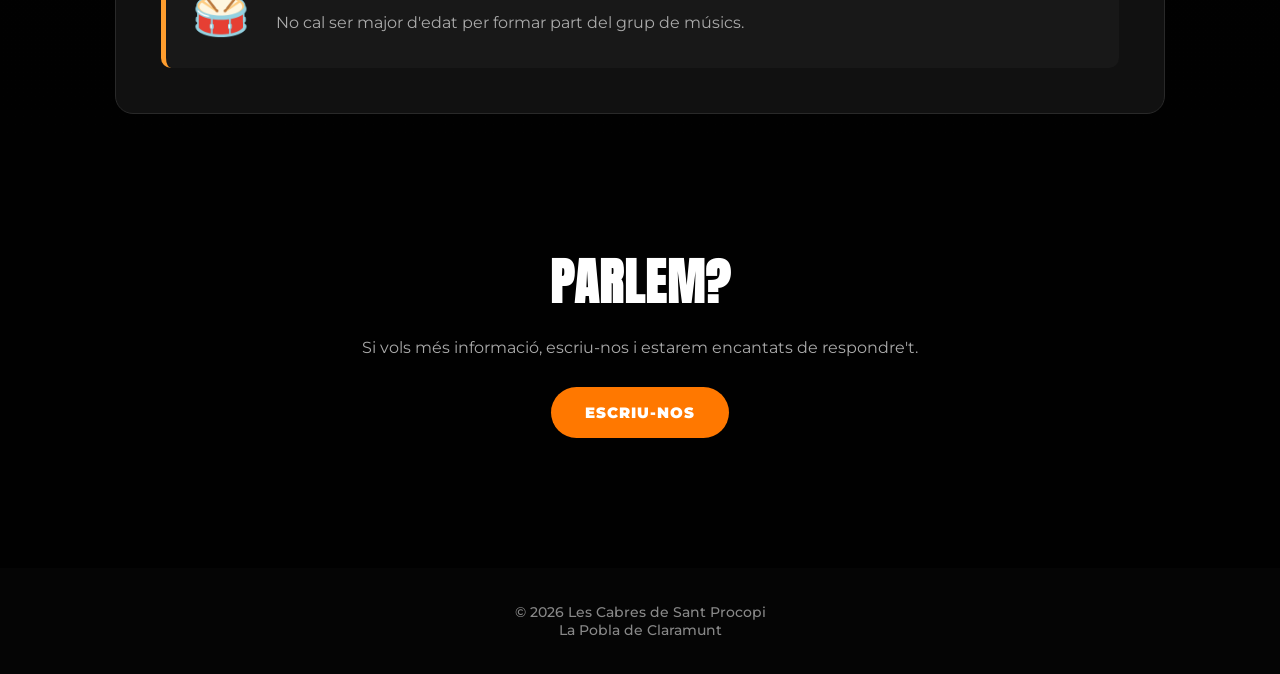
<file: contacte.html>
<!DOCTYPE html>
<html lang="ca">
<div class="espurnes-contacte" aria-hidden="true">
    <span></span>
    <span></span>
    <span></span>
    <span></span>
    <span></span>
    <span></span>
    <span></span>
    <span></span>
    <span></span>
    <span></span>
    <span></span>
    <span></span>
    <span></span>
    <span></span>
    <span></span>
    <span></span>
    <span></span>
    <span></span>
    <span></span>
    <span></span>
    <span></span>
</div>

<head>
    <meta charset="UTF-8">
    <meta name="viewport" content="width=device-width, initial-scale=1.0">

    <title>Contacte | Les Cabres de Sant Procopi</title>

    <link rel="stylesheet" href="css/estil.css">

    <link rel="preconnect" href="https://fonts.googleapis.com">
    <link rel="preconnect" href="https://fonts.gstatic.com" crossorigin>

    <link
        href="https://fonts.googleapis.com/css2?family=Anton&family=Montserrat:wght@400;500;600;700;800;900&display=swap"
        rel="stylesheet">
</head>

<body>

    <!-- CAPÇALERA -->

    <header class="capcalera">

        <a href="index.html" class="logo">
            <img src="imatges/logo.png" alt="Les Cabres de Sant Procopi">
        </a>

        <nav class="menu">

            <a href="index.html">INICI</a>
            <a href="associacio.html">ASSOCIACIÓ</a>
            <a href="calendari.html">CALENDARI</a>
            <a href="activitats.html">ACTIVITATS</a>
            <a href="galeria.html">GALERIA</a>
            <a href="botiga.html">BOTIGA</a>
            <a href="loteria.html">LOTERIA</a>
            <a href="normes de seguretat.html">NORMES DE SEGURETAT</a>
            <a href="ubicacio.html">UBICACIÓ</a>
            <a href="contacte.html">CONTACTE</a>

        </nav>

    </header>


    <!-- TÍTOL DE PÀGINA -->

    <section class="capcalera-pagina">

        <h1>CONTACTE</h1>

        <p>
            POSA'T EN CONTACTE AMB LES CABRES DE SANT PROCOPI
        </p>

    </section>


    <!-- CONTINGUT -->

    <main class="contacte">


        <!-- INFORMACIÓ DE CONTACTE -->

        <section class="contacte-informacio">

            <h2>CONTACTA AMB NOSALTRES</h2>

            <p class="contacte-introduccio">
                Tens alguna pregunta, vols contactar amb nosaltres
                o vols formar part de Les Cabres de Sant Procopi?
            </p>


            <div class="contacte-graella">


                <!-- INSTAGRAM -->

                <a href="https://www.instagram.com/les_cabres_de_sant_procopi/" target="_blank"
                    rel="noopener noreferrer" class="targeta-contacte">

                    <div class="icona-contacte">
                        📸
                    </div>

                    <div>
                        <span>INSTAGRAM</span>
                        <strong>@les_cabres_de_sant_procopi</strong>
                    </div>

                </a>


                <!-- EMAIL -->

                <a href="mailto:lescabresdesantprocopi@gmail.com" class="targeta-contacte">

                    <div class="icona-contacte">
                        📧
                    </div>

                    <div>
                        <span>EMAIL</span>
                        <strong>lescabresdesantprocopi@gmail.com</strong>
                    </div>

                </a>


                <!-- PRESIDENT -->

                <div class="targeta-contacte">

                    <div class="icona-contacte">
                        👤
                    </div>

                    <div>
                        <span>PRESIDENT DE L'ASSOCIACIÓ</span>
                        <strong>Jordi Borull</strong>
                    </div>

                </div>


                <!-- UBICACIÓ -->

                <div class="targeta-contacte">

                    <div class="icona-contacte">
                        📍
                    </div>

                    <div>
                        <span>UBICACIÓ</span>
                        <strong>La Pobla de Claramunt</strong>
                    </div>

                </div>

            </div>

        </section>



        <!-- FORMAR PART DE LES CABRES -->

        <section class="contacte-participar">

            <h2>🔥 VOLS FORMAR PART DE LES CABRES?</h2>

            <p>
                Si vols formar part de la colla de Les Cabres de Sant Procopi,
                cal complir un requisit:
            </p>

            <div class="requisit">

                <strong>18+</strong>

                <div>
                    <h3>COLLA DE FOC</h3>
                    <p>
                        Per formar part de la colla de foc cal ser
                        <strong>major de 18 anys.</strong>
                    </p>
                </div>

            </div>

        </section>



        <!-- MÚSICS -->

        <section class="contacte-musics">

            <h2>🥁 T'AGRADA LA MÚSICA?</h2>

            <p>
                També pots formar part del grup de músics que acompanya
                els nostres correfocs.
            </p>

            <div class="requisit requisit-musics">

                <strong>🥁</strong>

                <div>
                    <h3>GRUP DE MÚSICS</h3>

                    <p>
                        No cal ser major d'edat per formar part
                        del grup de músics.
                    </p>

                </div>

            </div>

        </section>



        <!-- BOTÓ CONTACTE -->

        <section class="contacte-final">

            <h2>PARLEM?</h2>

            <p>
                Si vols més informació, escriu-nos i estarem encantats
                de respondre't.
            </p>

            <a href="mailto:lescabresdesantprocopi@gmail.com" class="boto">
                ESCRIU-NOS
            </a>

        </section>

    </main>


    <!-- PEU -->

    <footer class="peu">

        <p>© 2026 Les Cabres de Sant Procopi</p>

        <p>La Pobla de Claramunt</p>

    </footer>


    <script src="js/script.js"></script>

</body>

</html>
</file>
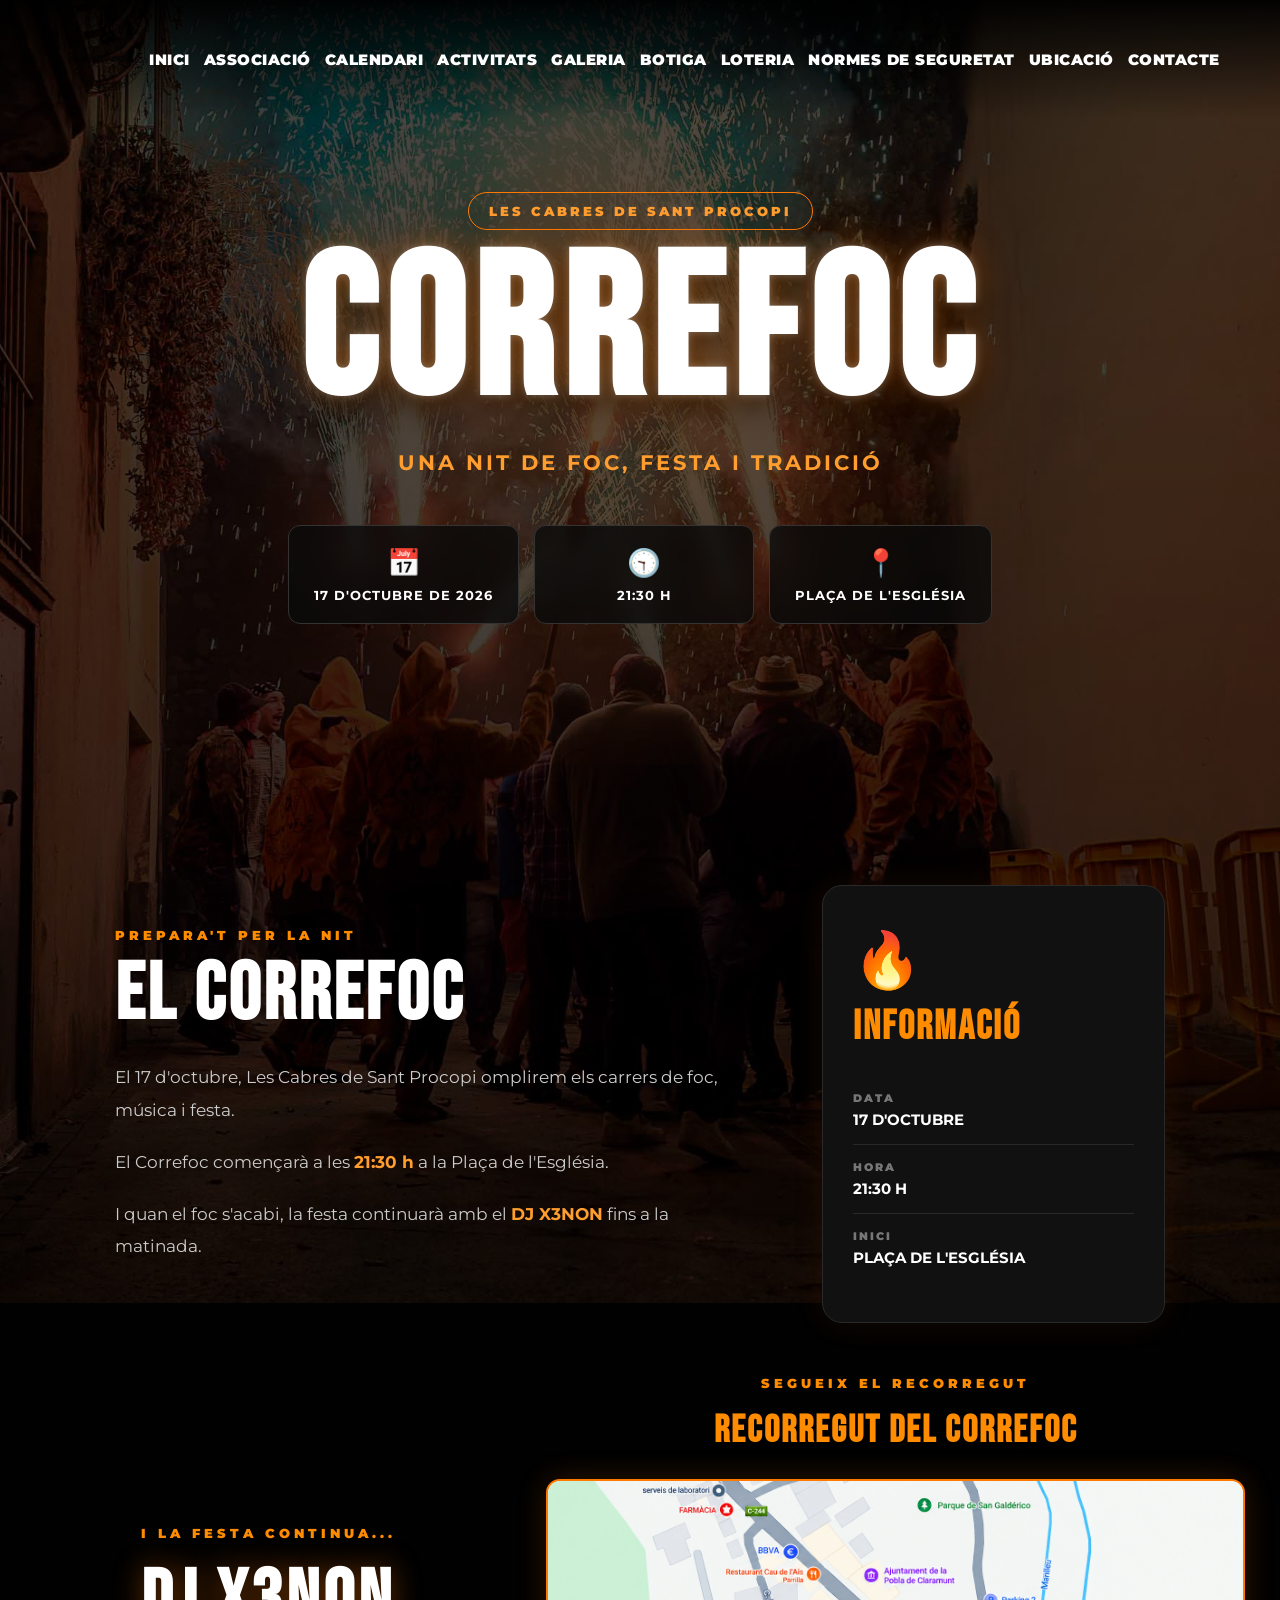
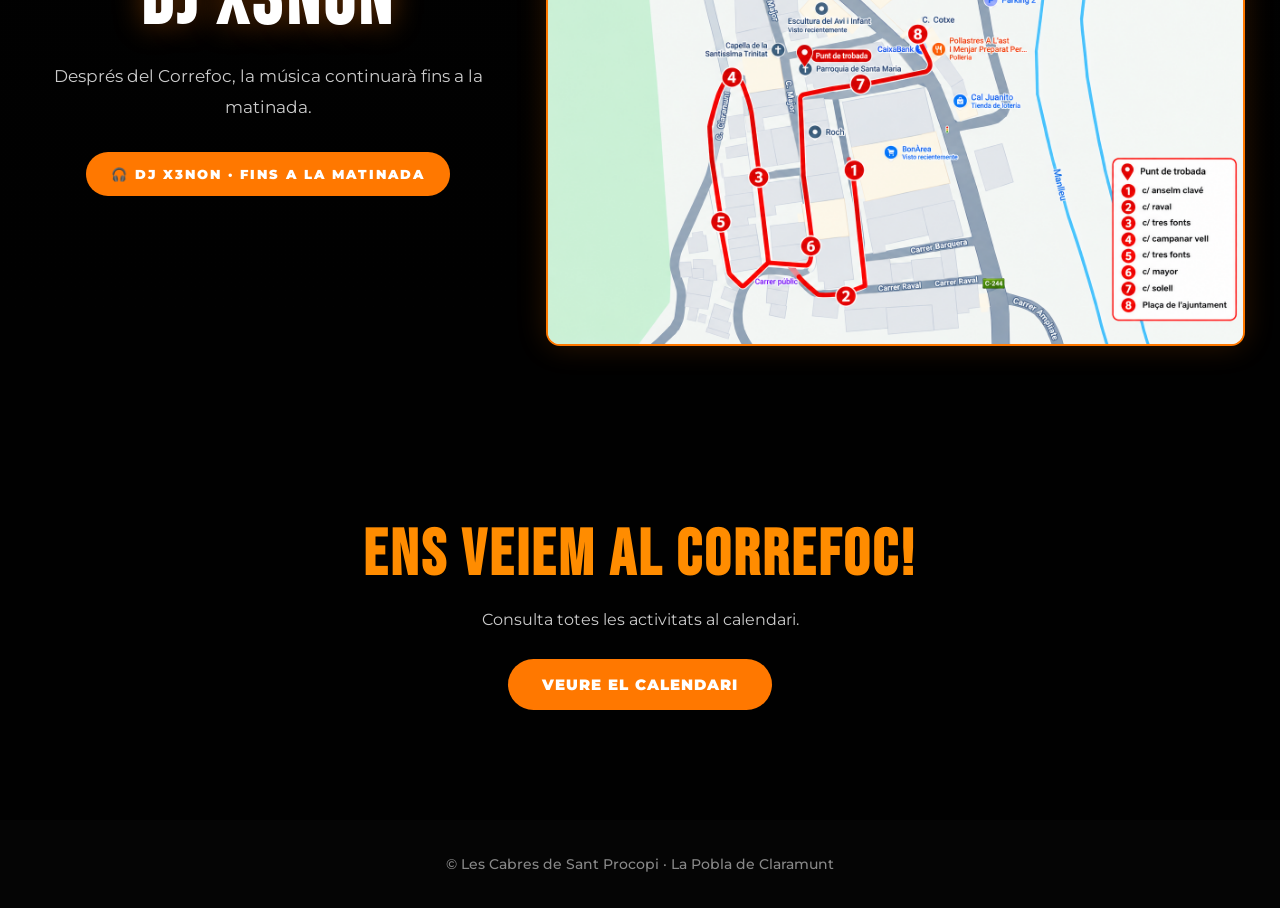
<file: correfoc.html>
<!DOCTYPE html>
<html lang="ca">

<head>

    <meta charset="UTF-8">

    <meta name="viewport" content="width=device-width, initial-scale=1.0">

    <title>Correfoc | Les Cabres de Sant Procopi</title>

    <link rel="stylesheet" href="css/estil.css">

</head>


<body>


    <!-- ================================
         CAPÇALERA
    ================================= -->

    <header class="capcalera">

        <a href="index.html" class="logo">

            <img src="imatges/logo.png" alt="Les Cabres de Sant Procopi">

        </a>


        <nav class="menu">

            <a href="index.html">INICI</a>
            <a href="associacio.html">ASSOCIACIÓ</a>
            <a href="calendari.html">CALENDARI</a>
            <a href="activitats.html">ACTIVITATS</a>
            <a href="galeria.html">GALERIA</a>
            <a href="botiga.html">BOTIGA</a>
            <a href="loteria.html">LOTERIA</a>
            <a href="normes de seguretat.html">NORMES DE SEGURETAT</a>
            <a href="ubicacio.html">UBICACIÓ</a>
            <a href="contacte.html">CONTACTE</a>

        </nav>

    </header>



    <!-- ================================
         PORTADA CORREFOC
    ================================= -->

    <main>


        <section class="hero-correfoc">


            <div class="hero-correfoc-contingut">


                <span class="etiqueta-correfoc">
                    LES CABRES DE SANT PROCOPI
                </span>


                <h1>
                    CORREFOC
                </h1>


                <p class="subtitol-correfoc">
                    Una nit de foc, festa i tradició
                </p>


                <div class="info-correfoc">


                    <div class="info-item">

                        <span>
                            📅
                        </span>

                        <strong>
                            17 D'OCTUBRE DE 2026
                        </strong>

                    </div>


                    <div class="info-item">

                        <span>
                            🕤
                        </span>

                        <strong>
                            21:30 H
                        </strong>

                    </div>


                    <div class="info-item">

                        <span>
                            📍
                        </span>

                        <strong>
                            PLAÇA DE L'ESGLÉSIA
                        </strong>

                    </div>


                </div>


            </div>


        </section>



        <!-- ================================
             INFORMACIÓ
        ================================= -->

        <section class="contingut-correfoc">


            <div class="text-correfoc">


                <span class="petit-titol">
                    PREPARA'T PER LA NIT
                </span>


                <h2>
                    EL CORREFOC
                </h2>


                <p>

                    El 17 d'octubre, Les Cabres de Sant Procopi
                    omplirem els carrers de foc, música i festa.

                </p>


                <p>

                    El Correfoc començarà a les
                    <strong>21:30 h</strong>
                    a la Plaça de l'Església.

                </p>


                <p>

                    I quan el foc s'acabi, la festa continuarà
                    amb el <strong>DJ X3NON</strong>
                    fins a la matinada.

                </p>


            </div>



            <div class="targeta-dades-correfoc">


                <div class="icona-foc">
                    🔥
                </div>


                <h3>
                    INFORMACIÓ
                </h3>


                <div class="dada-correfoc">

                    <span>
                        DATA
                    </span>

                    <strong>
                        17 D'OCTUBRE
                    </strong>

                </div>


                <div class="dada-correfoc">

                    <span>
                        HORA
                    </span>

                    <strong>
                        21:30 H
                    </strong>

                </div>


                <div class="dada-correfoc">

                    <span>
                        INICI
                    </span>

                    <strong>
                        PLAÇA DE L'ESGLÉSIA
                    </strong>

                </div>


            </div>


        </section>


        <!-- ========================================
     DJ + RECORREGUT EN PARAL·LEL
======================================== -->

        <section class="seccio-dj-recorregut">

            <!-- ESQUERRA: DJ X3NON -->
            <div class="dj-contingut">

                <span class="petit-titol">
                    I LA FESTA CONTINUA...
                </span>

                <h2>DJ X3NON</h2>

                <p>
                    Després del Correfoc, la música continuarà
                    fins a la matinada.
                </p>

                <div class="dj-etiqueta">
                    🎧 DJ X3NON · FINS A LA MATINADA
                </div>

            </div>

            <!-- DRETA: MAPA -->
            <div class="recorregut-contingut">

                <span class="petit-titol">
                    SEGUEIX EL RECORREGUT
                </span>

                <h2>RECORREGUT DEL CORREFOC</h2>

                <div class="recorregut-mapa">
                    <img src="imatges/recorregut-correfoc.png"
                        alt="Mapa del recorregut del Correfoc amb els punts numerats de l'1 al 8" loading="lazy">
                </div>

            </div>

        </section>




        <!-- ================================
             TORNAR AL CALENDARI
        ================================= -->

        <section class="tornar-calendari">


            <h2>
                ENS VEIEM AL CORREFOC!
            </h2>


            <p>
                Consulta totes les activitats al calendari.
            </p>


            <a href="calendari.html" class="boto">
                VEURE EL CALENDARI
            </a>


        </section>


    </main>



    <!-- ================================
         PEU DE PÀGINA
    ================================= -->

    <footer>

        <p>
            © Les Cabres de Sant Procopi · La Pobla de Claramunt
        </p>

    </footer>


</body>

</html>
</file>
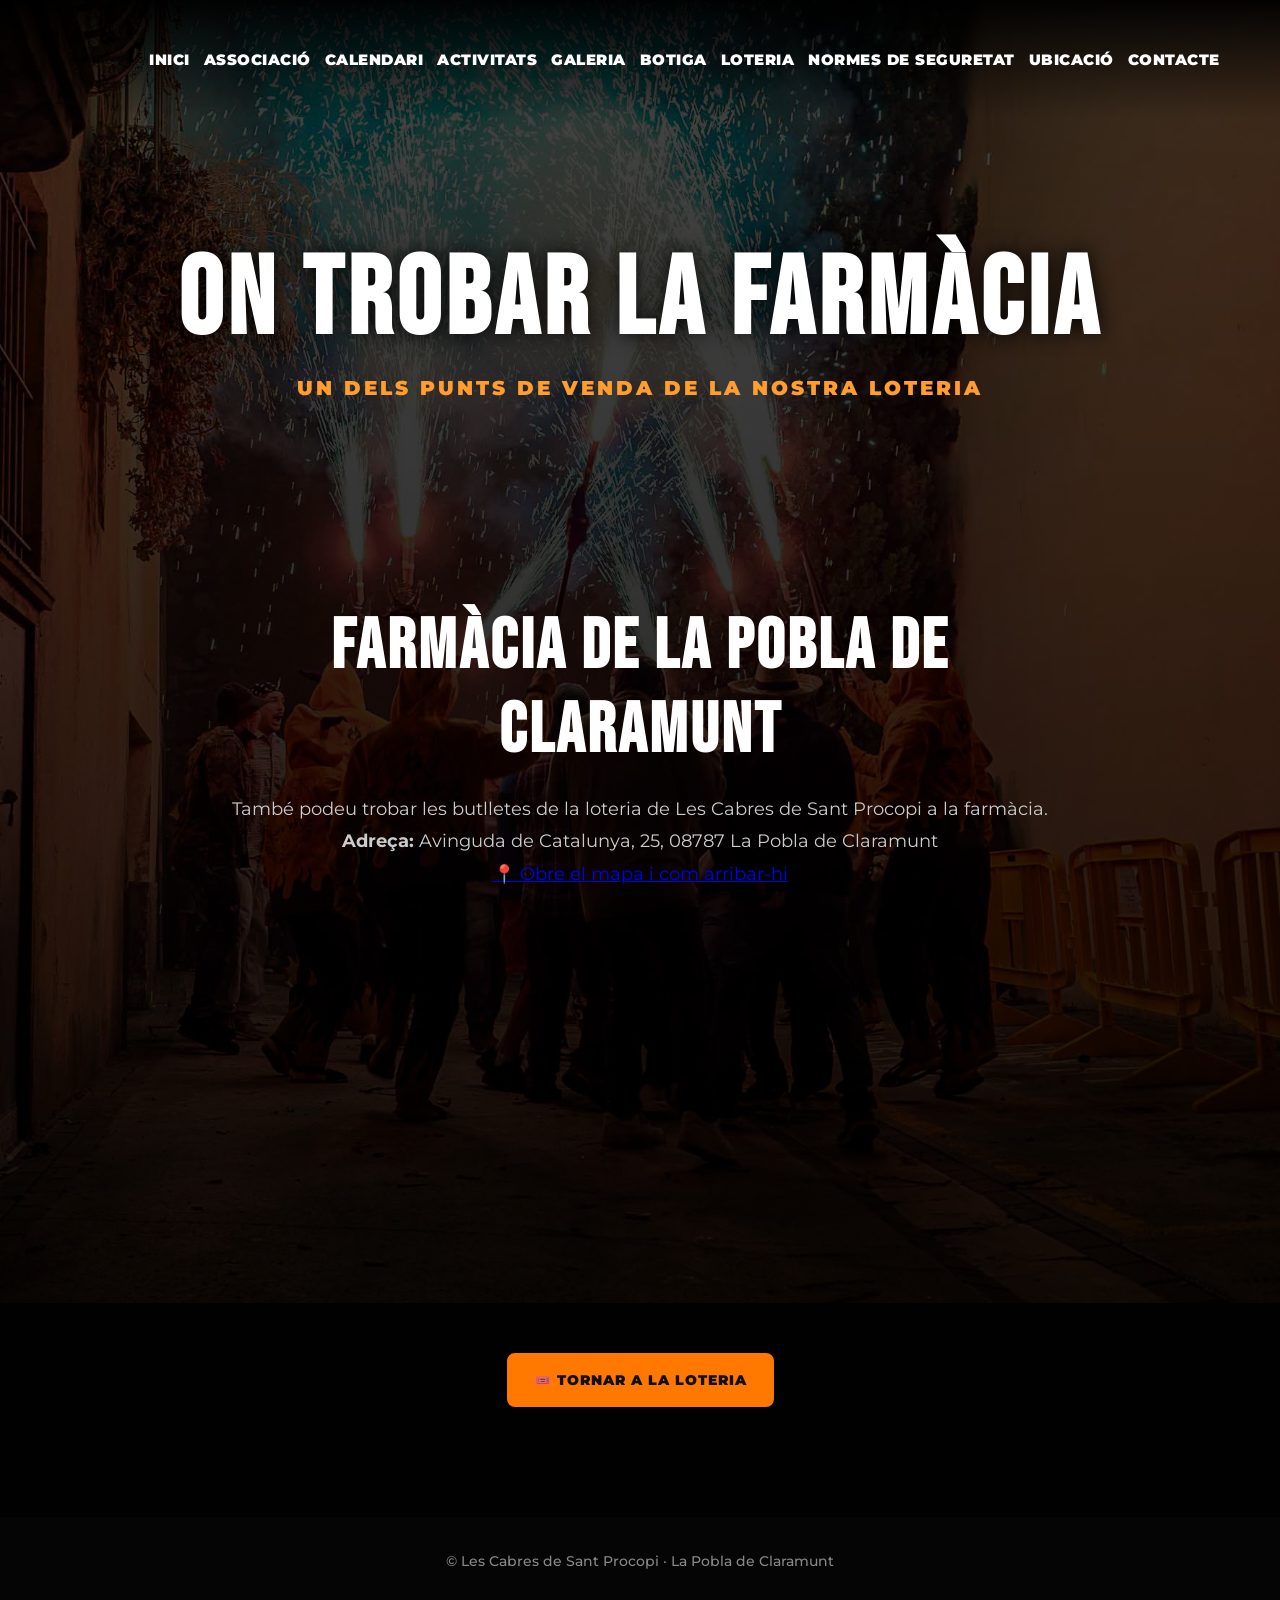
<file: farmacia.html>
<!DOCTYPE html>
<html lang="ca">

<head>
    <meta charset="UTF-8">
    <meta name="viewport" content="width=device-width, initial-scale=1.0">
    <title>On trobar la farmàcia | Les Cabres de Sant Procopi</title>
    <link rel="stylesheet" href="css/estil.css">
</head>

<body>

    <header class="capcalera">
        <a href="index.html" class="logo">
            <img src="imatges/logo.png" alt="Les Cabres de Sant Procopi">
        </a>

        <nav class="menu">

            <a href="index.html">INICI</a>
            <a href="associacio.html">ASSOCIACIÓ</a>
            <a href="calendari.html">CALENDARI</a>
            <a href="activitats.html">ACTIVITATS</a>
            <a href="galeria.html">GALERIA</a>
            <a href="botiga.html">BOTIGA</a>
            <a href="loteria.html">LOTERIA</a>
            <a href="normes de seguretat.html">NORMES DE SEGURETAT</a>
            <a href="ubicacio.html">UBICACIÓ</a>
            <a href="contacte.html">CONTACTE</a>

        </nav>
    </header>

    <main class="pagina">

        <section class="capcalera-pagina">
            <h1>ON TROBAR LA FARMÀCIA</h1>
            <p>Un dels punts de venda de la nostra loteria</p>
        </section>

        <section class="seccio-foc">
            <h2 style="color: white;">Farmàcia de la Pobla de Claramunt</h2>

            <p>
                També podeu trobar les butlletes de la loteria
                de Les Cabres de Sant Procopi a la farmàcia.
            </p>

            <p>
                <strong>Adreça:</strong>
                Avinguda de Catalunya, 25,
                08787 La Pobla de Claramunt
            </p>

            <p>
                <a href="https://www.google.com/maps/search/?api=1&query=Farm%C3%A0cia+Torres+Gibert+Avinguda+Catalunya+25+La+Pobla+de+Claramunt"
                    target="_blank" rel="noopener noreferrer">
                    📍 Obre el mapa i com arribar-hi
                </a>
            </p>

            <div style="width: 100%; height: 400px; margin-top: 25px;">
                <iframe
                    src="https://maps.google.com/maps?q=Farm%C3%A0cia%20Torres%20Gibert%2C%20Avinguda%20de%20Catalunya%2025%2C%20La%20Pobla%20de%20Claramunt&t=&z=16&ie=UTF8&iwloc=&output=embed"
                    width="100%" height="100%" style="border: 0; border-radius: 12px;" loading="lazy" allowfullscreen
                    referrerpolicy="no-referrer-when-downgrade" title="Mapa de la farmàcia de la Pobla de Claramunt">
                </iframe>
            </div>

            <a class="boto loteria-boto-instagram" href="loteria.html" style="margin-top: 1cm; display: inline-block;">
                🎟️ TORNAR A LA LOTERIA
            </a>
        </section>

    </main>

    <footer>
        <p>© Les Cabres de Sant Procopi · La Pobla de Claramunt</p>
    </footer>

</body>

</html>
</file>
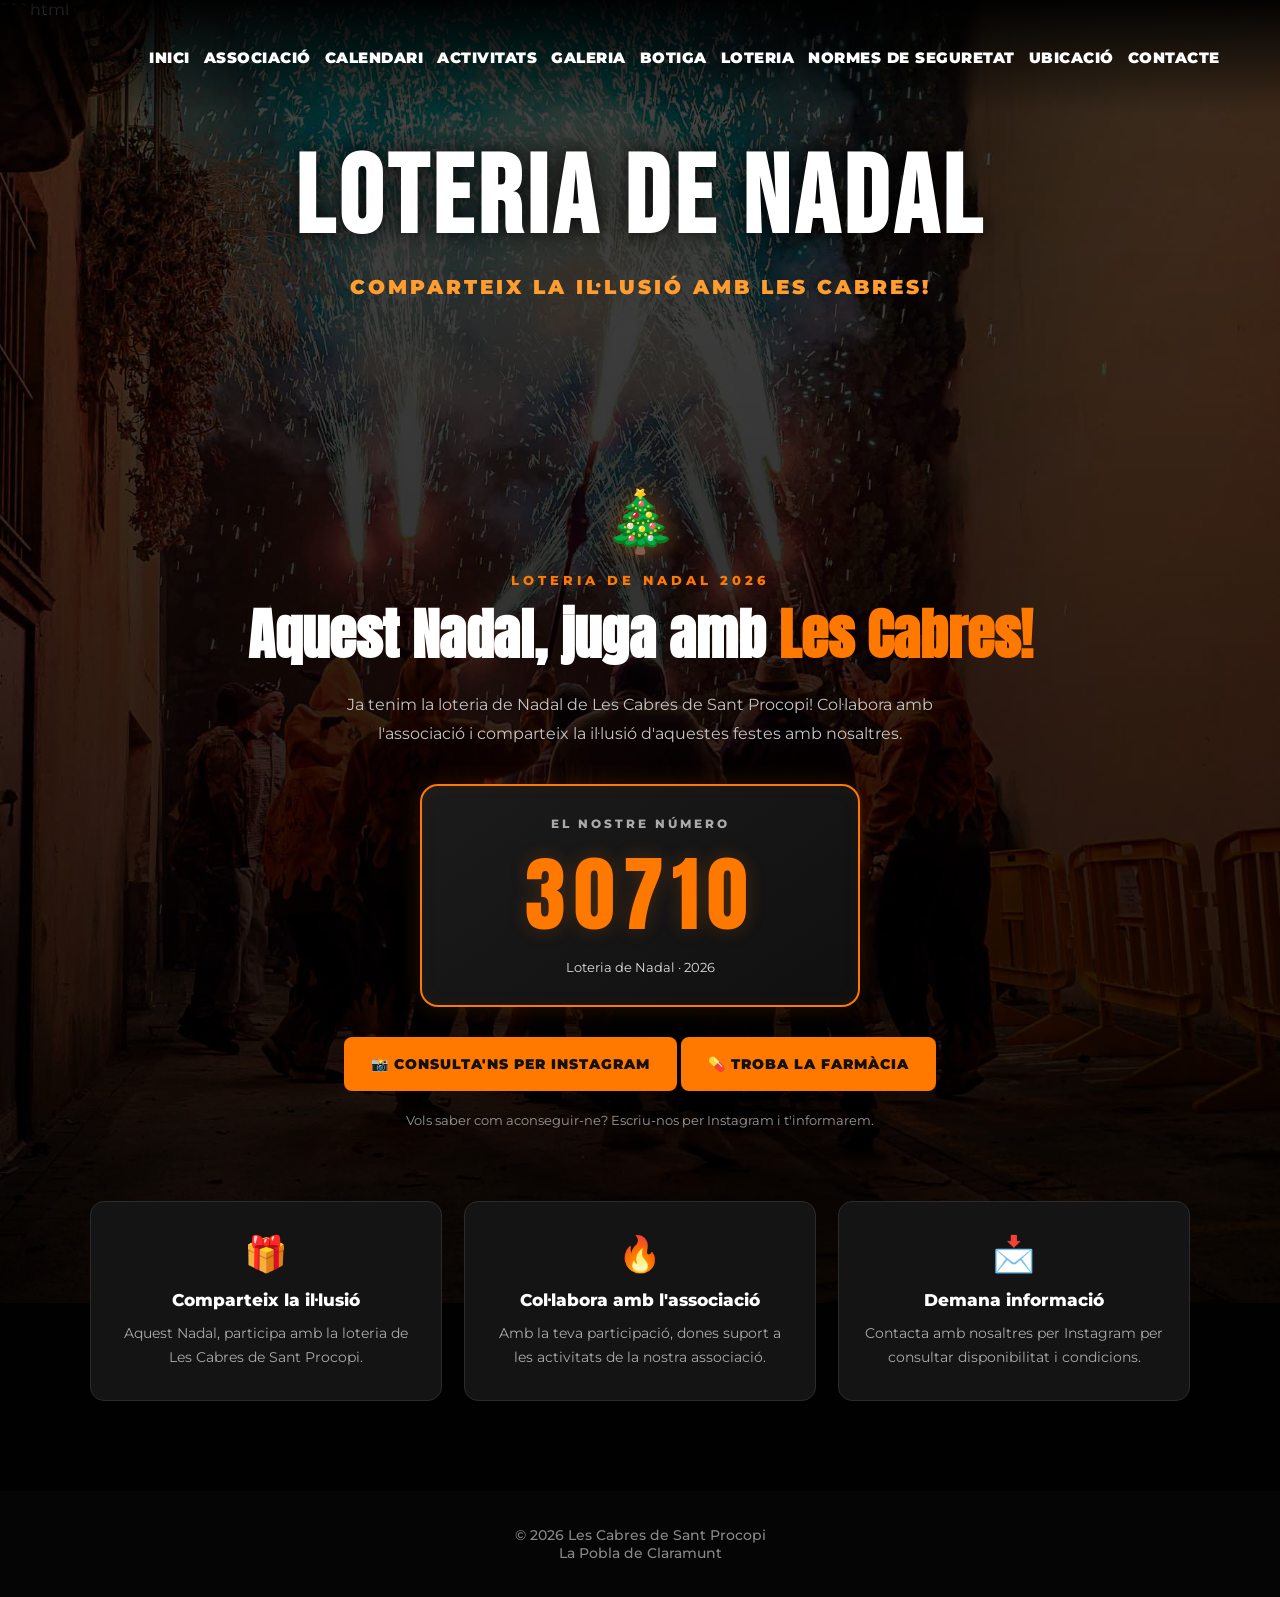
<file: loteria.html>
```html
<!DOCTYPE html>
<html lang="ca">

<head>
    <meta charset="UTF-8">
    <meta name="viewport" content="width=device-width, initial-scale=1.0">

    <title>Loteria de Nadal | Les Cabres de Sant Procopi</title>

    <link rel="stylesheet" href="css/estil.css">

    <link rel="preconnect" href="https://fonts.googleapis.com">
    <link rel="preconnect" href="https://fonts.gstatic.com" crossorigin>

    <link
        href="https://fonts.googleapis.com/css2?family=Anton&family=Montserrat:wght@400;500;600;700;800;900&display=swap"
        rel="stylesheet">
</head>

<body>

    <!-- CAPÇALERA -->
    <header class="capcalera">

        <a href="index.html" class="logo">
            <img src="imatges/logo.png" alt="Les Cabres de Sant Procopi">
        </a>

        <nav class="menu">

            <a href="index.html">INICI</a>
            <a href="associacio.html">ASSOCIACIÓ</a>
            <a href="calendari.html">CALENDARI</a>
            <a href="activitats.html">ACTIVITATS</a>
            <a href="galeria.html">GALERIA</a>
            <a href="botiga.html">BOTIGA</a>
            <a href="loteria.html">LOTERIA</a>
            <a href="normes de seguretat.html">NORMES DE SEGURETAT</a>
            <a href="ubicacio.html">UBICACIÓ</a>
            <a href="contacte.html">CONTACTE</a>

        </nav>

    </header>


    <!-- TÍTOL -->
    <section class="capcalera-pagina">
        <h1>LOTERIA DE NADAL</h1>
        <p>COMPARTEIX LA IL·LUSIÓ AMB LES CABRES!</p>
    </section>


    <!-- CONTINGUT -->
    <main class="pagina-loteria">

        <section class="loteria-presentacio">

            <div class="loteria-icona">🎄</div>

            <p class="loteria-etiqueta">
                LOTERIA DE NADAL 2026
            </p>

            <h2>
                Aquest Nadal, juga amb
                <span>Les Cabres!</span>
            </h2>

            <p class="loteria-descripcio">
                Ja tenim la loteria de Nadal de Les Cabres de Sant Procopi!
                Col·labora amb l'associació i comparteix la il·lusió
                d'aquestes festes amb nosaltres.
            </p>

            <!-- NÚMERO DE LOTERIA -->
            <div class="loteria-boto-numero">

                <span class="loteria-numero-etiqueta">
                    EL NOSTRE NÚMERO
                </span>

                <div class="loteria-numero">
                    30710
                </div>

                <span class="loteria-numero-peu">
                    Loteria de Nadal · 2026
                </span>

            </div>

            <div class="loteria-botons">
                <!-- CONTACTE INSTAGRAM -->
                <a class="boto loteria-boto-instagram" href="https://www.instagram.com/les_cabres_de_sant_procopi/"
                    target="_blank" rel="noopener noreferrer">
                    📸 CONSULTA'NS PER INSTAGRAM
                </a>

                <!-- BOTÓ FARMÀCIA -->
                <a class="boto loteria-boto-instagram" href="farmacia.html">
                    💊 TROBA LA FARMÀCIA
                </a>
            </div>

            <p class="loteria-nota">
                Vols saber com aconseguir-ne?
                Escriu-nos per Instagram i t'informarem.
            </p>


        </section>


        <!-- INFORMACIÓ ADDICIONAL -->
        <section class="loteria-informacio">

            <article class="loteria-targeta">
                <span>🎁</span>
                <h3>Comparteix la il·lusió</h3>
                <p>
                    Aquest Nadal, participa amb la loteria
                    de Les Cabres de Sant Procopi.
                </p>
            </article>

            <article class="loteria-targeta">
                <span>🔥</span>
                <h3>Col·labora amb l'associació</h3>
                <p>
                    Amb la teva participació, dones suport
                    a les activitats de la nostra associació.
                </p>
            </article>

            <article class="loteria-targeta">
                <span>📩</span>
                <h3>Demana informació</h3>
                <p>
                    Contacta amb nosaltres per Instagram
                    per consultar disponibilitat i condicions.
                </p>
            </article>

        </section>

    </main>


    <!-- PEU DE PÀGINA -->
    <footer class="peu">
        <p>© 2026 Les Cabres de Sant Procopi</p>
        <p>La Pobla de Claramunt</p>
    </footer>

</body>

</html>
</file>
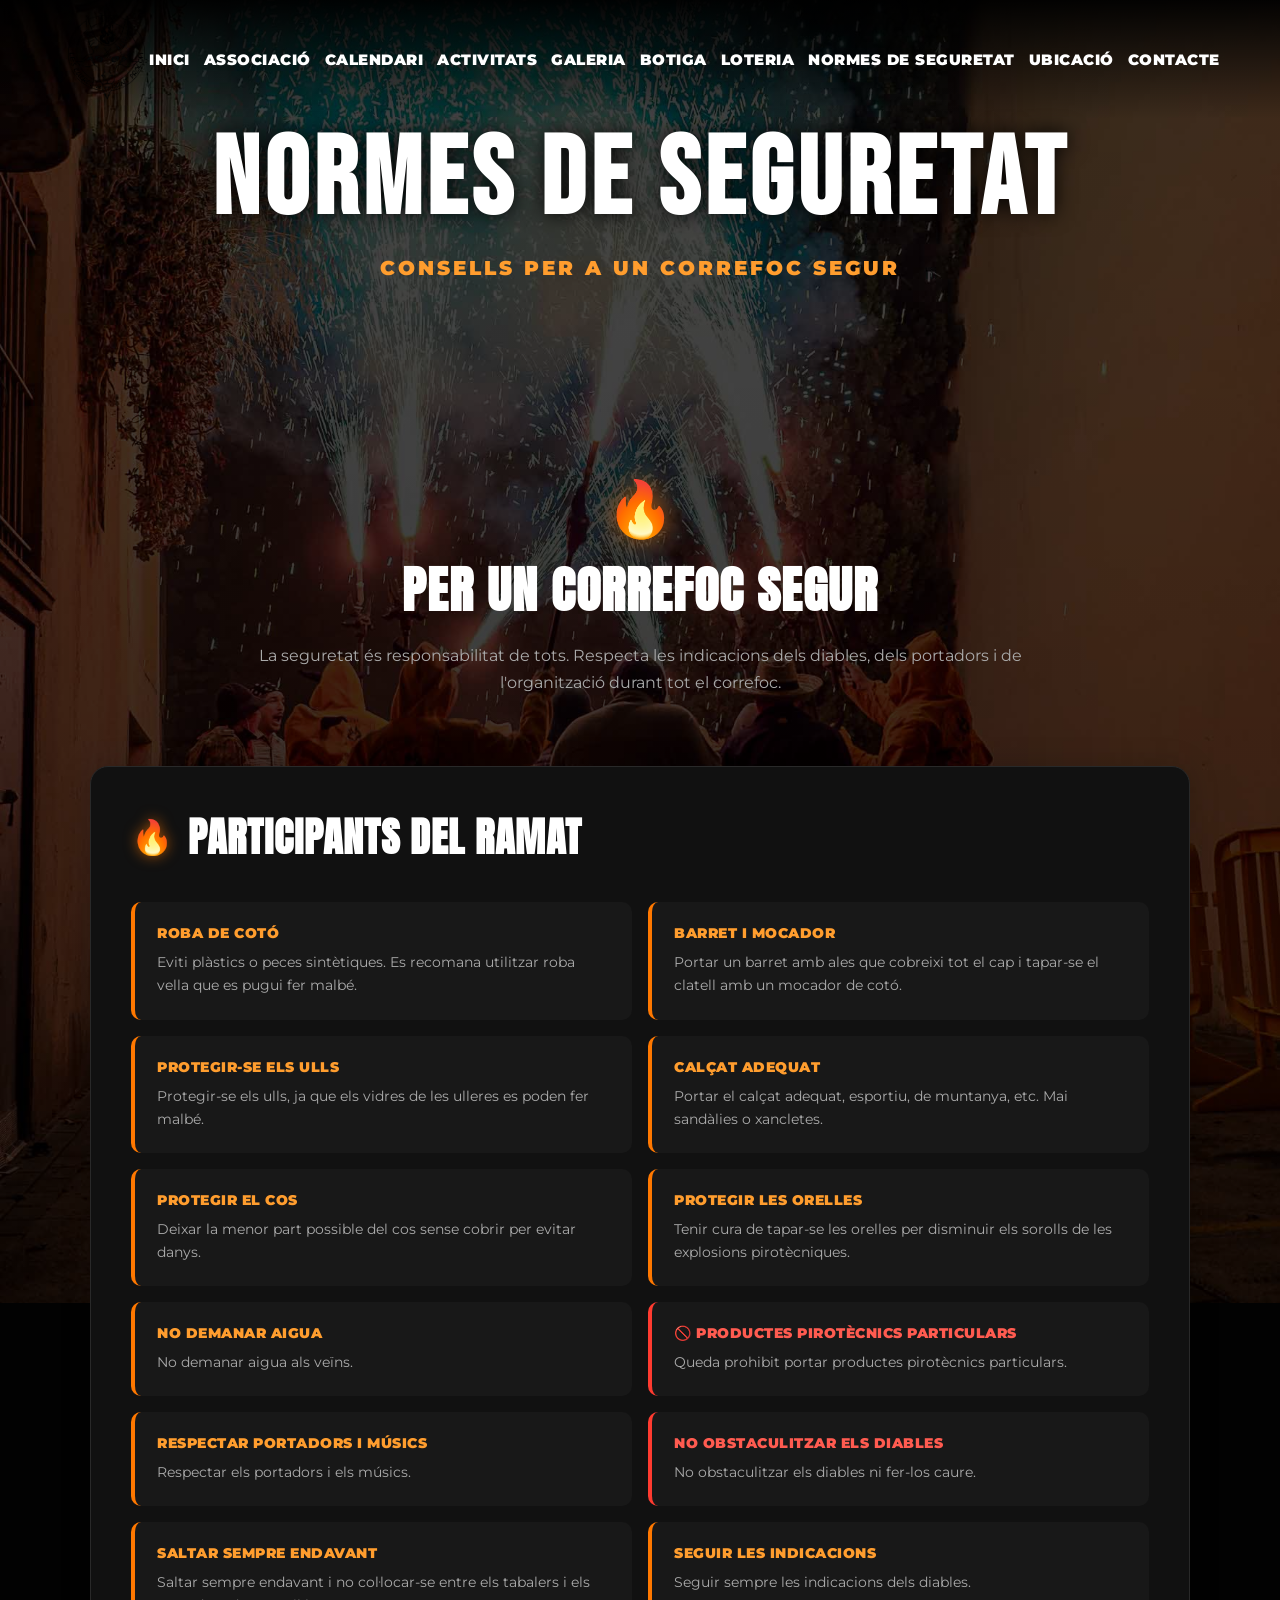
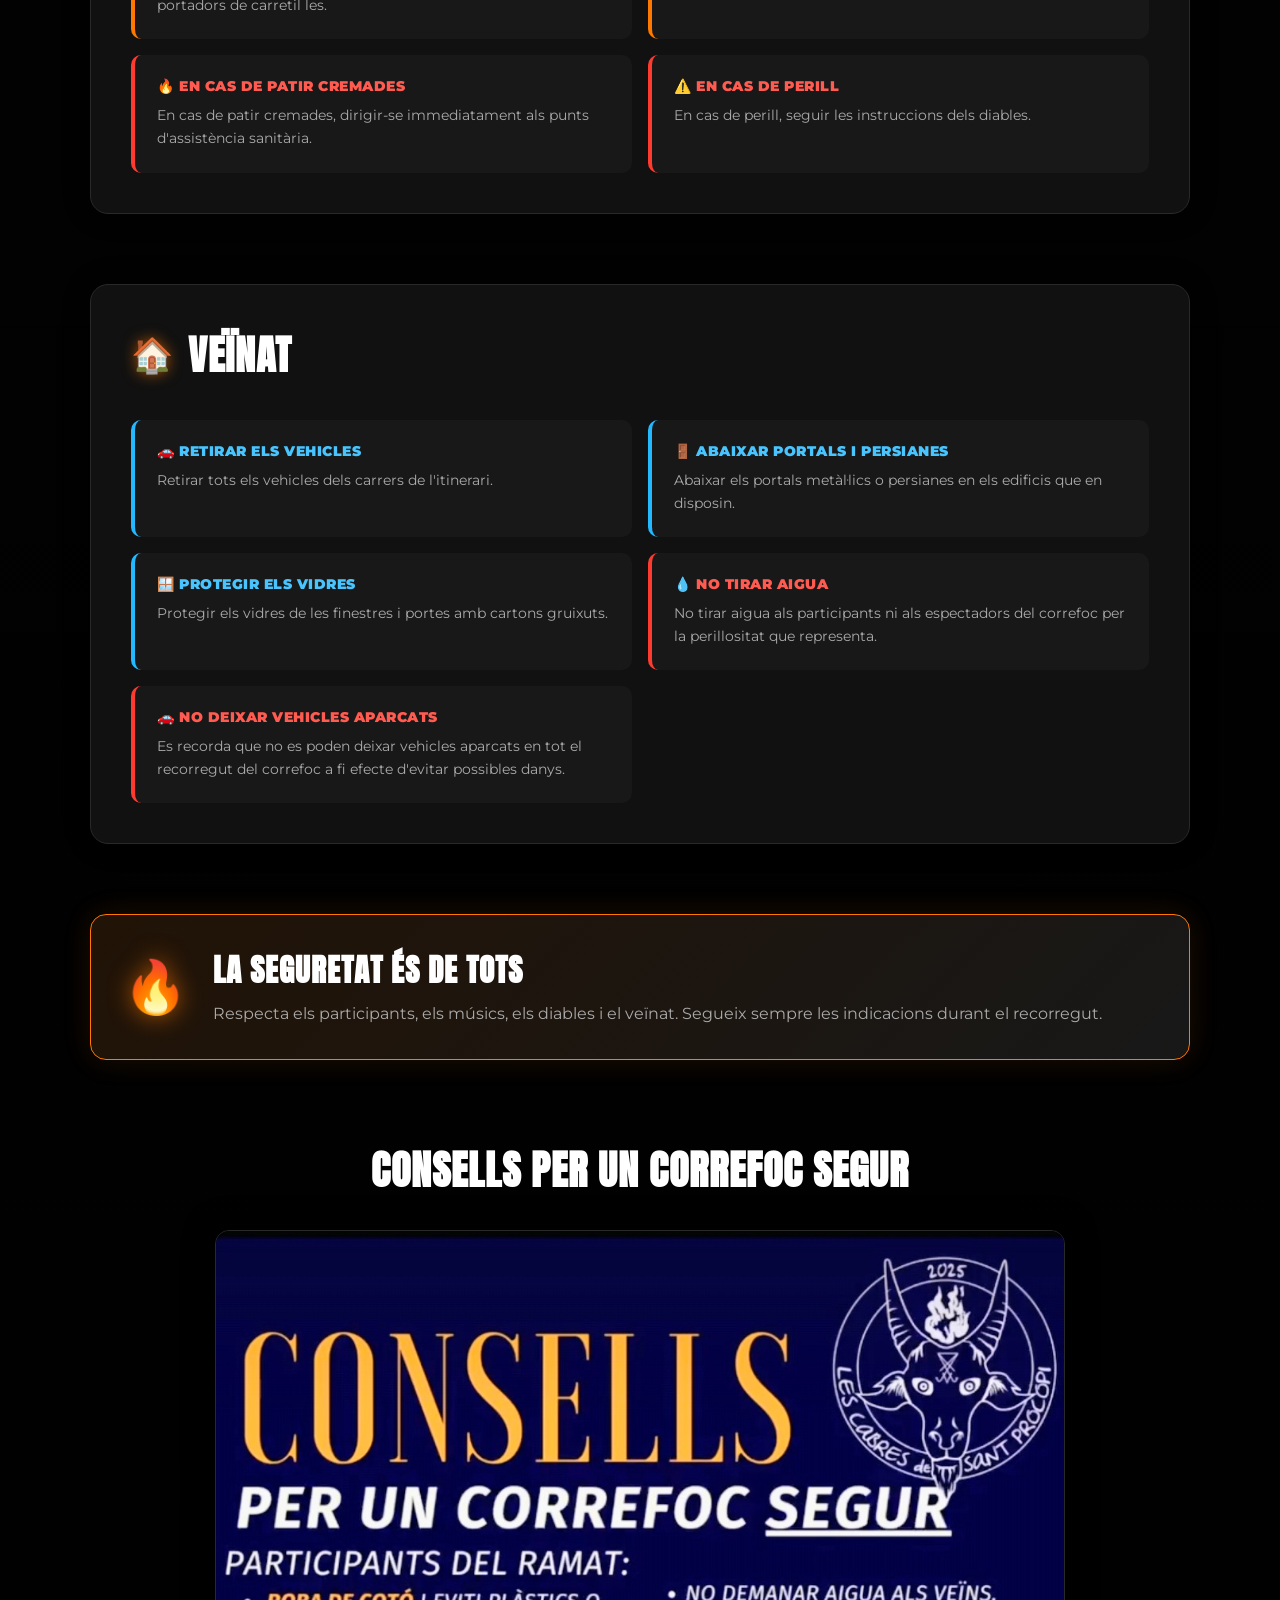
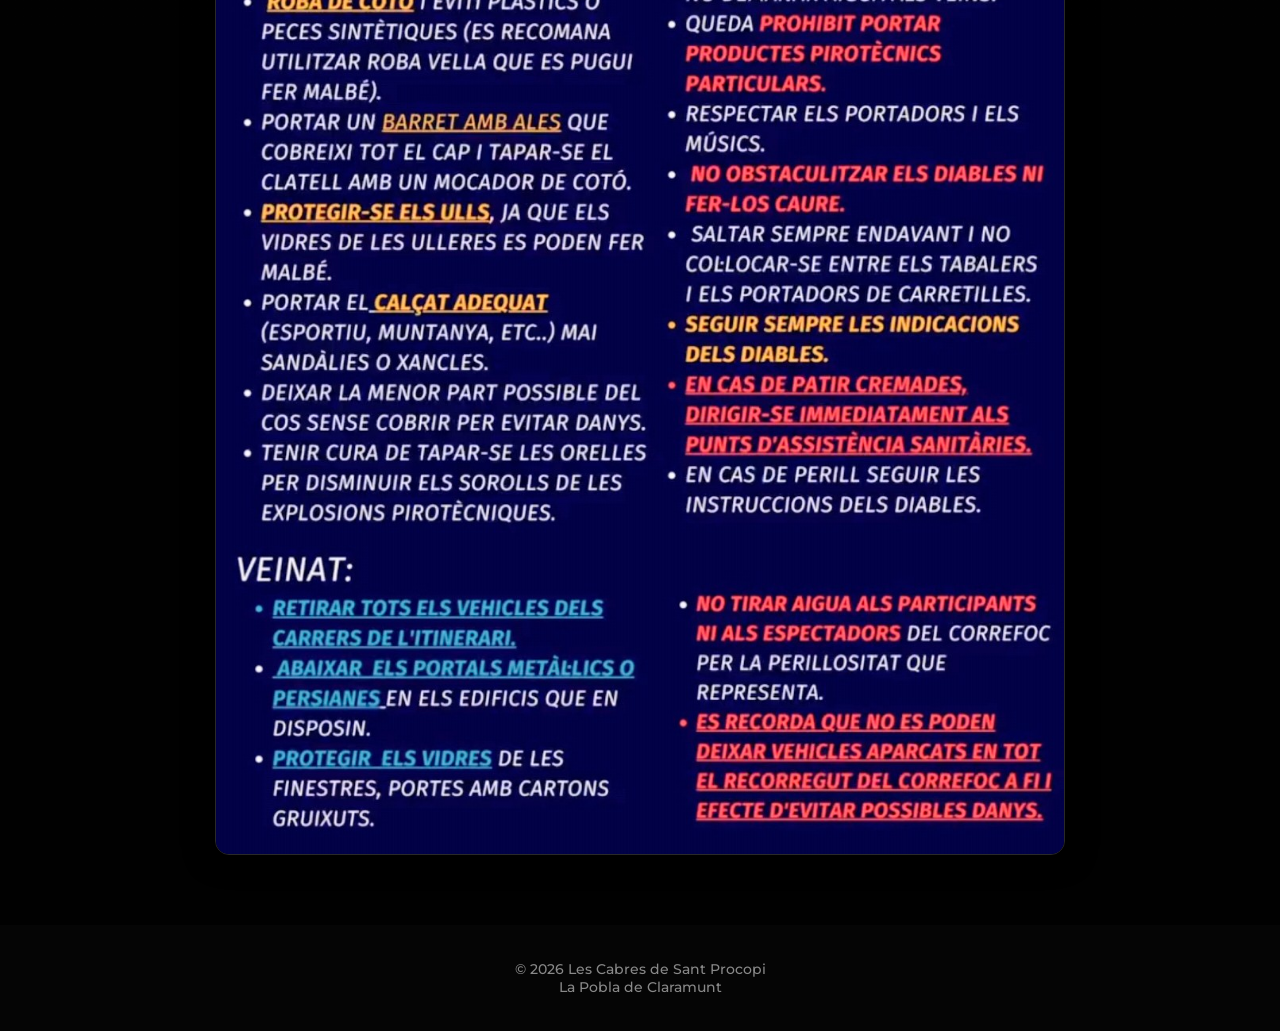
<file: normes de seguretat.html>
<!DOCTYPE html>
<html lang="ca">

<head>
    <meta charset="UTF-8">
    <meta name="viewport" content="width=device-width, initial-scale=1.0">

    <title>Normes de seguretat | Les Cabres de Sant Procopi</title>

    <link rel="stylesheet" href="css/estil.css">

    <link rel="preconnect" href="https://fonts.googleapis.com">
    <link rel="preconnect" href="https://fonts.gstatic.com" crossorigin>

    <link
        href="https://fonts.googleapis.com/css2?family=Anton&family=Montserrat:wght@400;500;600;700;800;900&display=swap"
        rel="stylesheet">
</head>

<body>

    <header class="capcalera">

        <a href="index.html" class="logo">
            <img src="imatges/logo.png" alt="Les Cabres de Sant Procopi">
        </a>

        <nav class="menu">

            <a href="index.html">INICI</a>
            <a href="associacio.html">ASSOCIACIÓ</a>
            <a href="calendari.html">CALENDARI</a>
            <a href="activitats.html">ACTIVITATS</a>
            <a href="galeria.html">GALERIA</a>
            <a href="botiga.html">BOTIGA</a>
            <a href="loteria.html">LOTERIA</a>
            <a href="normes de seguretat.html">NORMES DE SEGURETAT</a>
            <a href="ubicacio.html">UBICACIÓ</a>
            <a href="contacte.html">CONTACTE</a>

        </nav>

    </header>


    <section class="capcalera-pagina">

        <h1>NORMES DE SEGURETAT</h1>

        <p>CONSELLS PER A UN CORREFOC SEGUR</p>

    </section>


    <main class="normes-seguretat">

        <section class="seguretat-introduccio">

            <div class="icona-seguretat">🔥</div>

            <h2>PER UN CORREFOC SEGUR</h2>

            <p>
                La seguretat és responsabilitat de tots.
                Respecta les indicacions dels diables, dels portadors
                i de l'organització durant tot el correfoc.
            </p>

        </section>


        <!-- PARTICIPANTS DEL RAMAT -->

        <section class="bloc-normes">

            <div class="titol-normes">

                <span>🔥</span>

                <h2>PARTICIPANTS DEL RAMAT</h2>

            </div>


            <div class="graella-normes">

                <article class="norma">
                    <h3>ROBA DE COTÓ</h3>
                    <p>
                        Eviti plàstics o peces sintètiques.
                        Es recomana utilitzar roba vella que es pugui fer malbé.
                    </p>
                </article>


                <article class="norma">
                    <h3>BARRET I MOCADOR</h3>
                    <p>
                        Portar un barret amb ales que cobreixi tot el cap
                        i tapar-se el clatell amb un mocador de cotó.
                    </p>
                </article>


                <article class="norma">
                    <h3>PROTEGIR-SE ELS ULLS</h3>
                    <p>
                        Protegir-se els ulls, ja que els vidres de les ulleres
                        es poden fer malbé.
                    </p>
                </article>


                <article class="norma">
                    <h3>CALÇAT ADEQUAT</h3>
                    <p>
                        Portar el calçat adequat, esportiu, de muntanya, etc.
                        Mai sandàlies o xancletes.
                    </p>
                </article>


                <article class="norma">
                    <h3>PROTEGIR EL COS</h3>
                    <p>
                        Deixar la menor part possible del cos sense cobrir
                        per evitar danys.
                    </p>
                </article>


                <article class="norma">
                    <h3>PROTEGIR LES ORELLES</h3>
                    <p>
                        Tenir cura de tapar-se les orelles per disminuir
                        els sorolls de les explosions pirotècniques.
                    </p>
                </article>


                <article class="norma">
                    <h3>NO DEMANAR AIGUA</h3>
                    <p>
                        No demanar aigua als veïns.
                    </p>
                </article>


                <article class="norma alerta">
                    <h3>🚫 PRODUCTES PIROTÈCNICS PARTICULARS</h3>
                    <p>
                        Queda prohibit portar productes pirotècnics particulars.
                    </p>
                </article>


                <article class="norma">
                    <h3>RESPECTAR PORTADORS I MÚSICS</h3>
                    <p>
                        Respectar els portadors i els músics.
                    </p>
                </article>


                <article class="norma alerta">
                    <h3>NO OBSTACULITZAR ELS DIABLES</h3>
                    <p>
                        No obstaculitzar els diables ni fer-los caure.
                    </p>
                </article>


                <article class="norma">
                    <h3>SALTAR SEMPRE ENDAVANT</h3>
                    <p>
                        Saltar sempre endavant i no col·locar-se entre
                        els tabalers i els portadors de carretil les.
                    </p>
                </article>


                <article class="norma">
                    <h3>SEGUIR LES INDICACIONS</h3>
                    <p>
                        Seguir sempre les indicacions dels diables.
                    </p>
                </article>


                <article class="norma alerta">
                    <h3>🔥 EN CAS DE PATIR CREMADES</h3>
                    <p>
                        En cas de patir cremades, dirigir-se immediatament
                        als punts d'assistència sanitària.
                    </p>
                </article>


                <article class="norma alerta">
                    <h3>⚠️ EN CAS DE PERILL</h3>
                    <p>
                        En cas de perill, seguir les instruccions dels diables.
                    </p>
                </article>

            </div>

        </section>


        <!-- VEÏNAT -->

        <section class="bloc-normes bloc-veinat">

            <div class="titol-normes">

                <span>🏠</span>

                <h2>VEÏNAT</h2>

            </div>


            <div class="graella-normes">

                <article class="norma veinat">
                    <h3>🚗 RETIRAR ELS VEHICLES</h3>
                    <p>
                        Retirar tots els vehicles dels carrers de l'itinerari.
                    </p>
                </article>


                <article class="norma veinat">
                    <h3>🚪 ABAIXAR PORTALS I PERSIANES</h3>
                    <p>
                        Abaixar els portals metàl·lics o persianes
                        en els edificis que en disposin.
                    </p>
                </article>


                <article class="norma veinat">
                    <h3>🪟 PROTEGIR ELS VIDRES</h3>
                    <p>
                        Protegir els vidres de les finestres i portes
                        amb cartons gruixuts.
                    </p>
                </article>


                <article class="norma alerta">
                    <h3>💧 NO TIRAR AIGUA</h3>
                    <p>
                        No tirar aigua als participants ni als espectadors
                        del correfoc per la perillositat que representa.
                    </p>
                </article>


                <article class="norma alerta">
                    <h3>🚗 NO DEIXAR VEHICLES APARCATS</h3>
                    <p>
                        Es recorda que no es poden deixar vehicles aparcats
                        en tot el recorregut del correfoc a fi efecte
                        d'evitar possibles danys.
                    </p>
                </article>

            </div>

        </section>


        <!-- RECORDATORI -->

        <section class="recordatori-seguretat">

            <div class="recordatori-icon">
                🔥
            </div>

            <div>

                <h2>LA SEGURETAT ÉS DE TOTS</h2>

                <p>
                    Respecta els participants, els músics, els diables
                    i el veïnat. Segueix sempre les indicacions
                    durant el recorregut.
                </p>

            </div>

        </section>


        <!-- CARTELL ORIGINAL -->

        <section class="cartell-seguretat">

            <h2>CONSELLS PER UN CORREFOC SEGUR</h2>

            <img src="imatges/normes-correfoc.jpg" alt="Consells per un correfoc segur">

        </section>

    </main>


    <footer class="peu">

        <p>© 2026 Les Cabres de Sant Procopi</p>

        <p>La Pobla de Claramunt</p>

    </footer>


    <script src="js/script.js"></script>

</body>

</html>
</file>
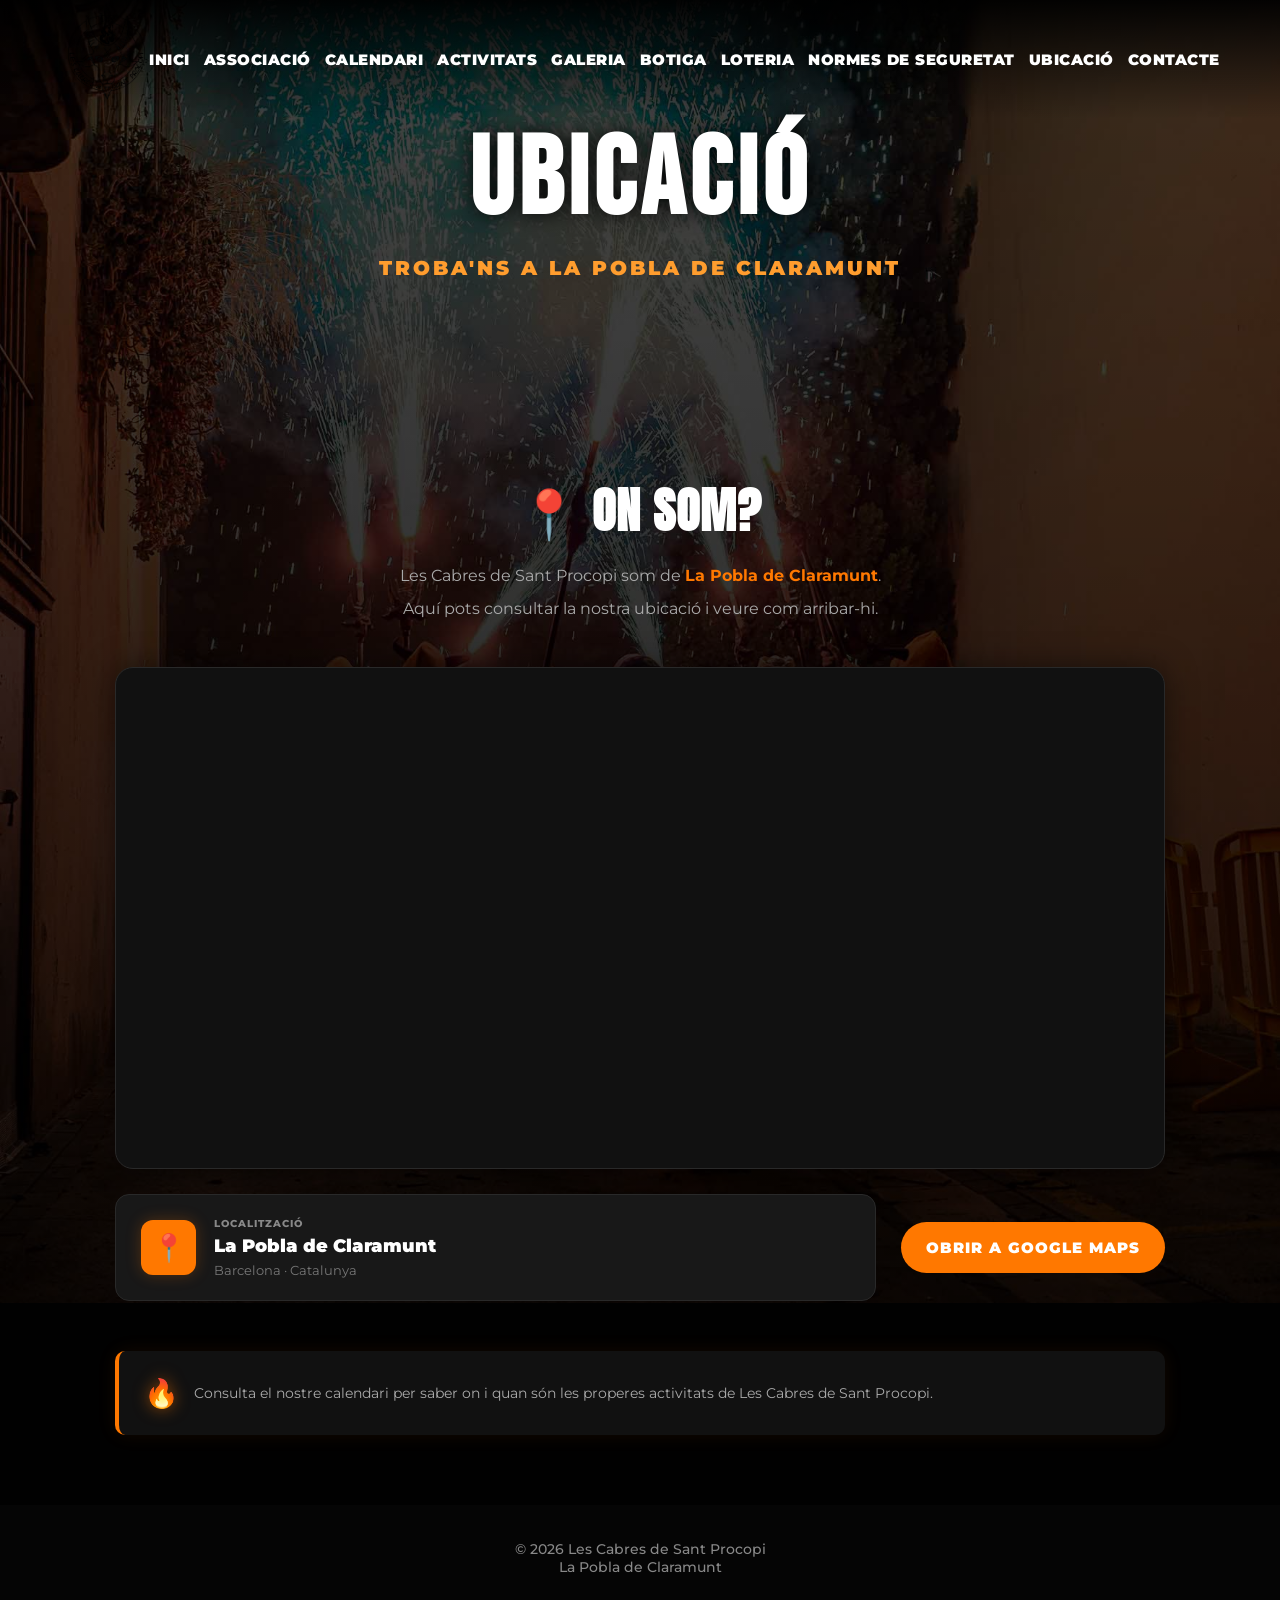
<file: ubicacio.html>
<!DOCTYPE html>
<html lang="ca">

<head>
    <meta charset="UTF-8">
    <meta name="viewport" content="width=device-width, initial-scale=1.0">

    <title>Ubicació | Les Cabres de Sant Procopi</title>

    <link rel="stylesheet" href="css/estil.css">

    <link rel="preconnect" href="https://fonts.googleapis.com">
    <link rel="preconnect" href="https://fonts.gstatic.com" crossorigin>

    <link
        href="https://fonts.googleapis.com/css2?family=Anton&family=Montserrat:wght@400;500;600;700;800;900&display=swap"
        rel="stylesheet">
</head>

<body>


    <header class="capcalera">

        <a href="index.html" class="logo">
            <img src="imatges/logo.png" alt="Les Cabres de Sant Procopi">
        </a>

        <nav class="menu">

            <a href="index.html">INICI</a>
            <a href="associacio.html">ASSOCIACIÓ</a>
            <a href="calendari.html">CALENDARI</a>
            <a href="activitats.html">ACTIVITATS</a>
            <a href="galeria.html">GALERIA</a>
            <a href="botiga.html">BOTIGA</a>
            <a href="loteria.html">LOTERIA</a>
            <a href="normes de seguretat.html">NORMES DE SEGURETAT</a>
            <a href="ubicacio.html">UBICACIÓ</a>
            <a href="contacte.html">CONTACTE</a>

        </nav>

    </header>


    <section class="capcalera-pagina">

        <h1>UBICACIÓ</h1>

        <p>TROBA'NS A LA POBLA DE CLARAMUNT</p>

    </section>


    <main class="ubicacio">

        <section class="ubicacio-introduccio">

            <h2>📍 ON SOM?</h2>

            <p>
                Les Cabres de Sant Procopi som de
                <strong>La Pobla de Claramunt</strong>.
            </p>

            <p>
                Aquí pots consultar la nostra ubicació
                i veure com arribar-hi.
            </p>

        </section>


        <section class="mapa-container">

            <iframe src="https://www.google.com/maps?q=La+Pobla+de+Claramunt,+Barcelona&output=embed" width="100%"
                height="500" style="border:0;" allowfullscreen="" loading="lazy"
                referrerpolicy="no-referrer-when-downgrade">
            </iframe>

        </section>


        <section class="ubicacio-info">

            <div class="targeta-ubicacio">

                <span class="icona-ubicacio">📍</span>

                <div>

                    <span>LOCALITZACIÓ</span>

                    <strong>
                        La Pobla de Claramunt
                    </strong>

                    <p>
                        Barcelona · Catalunya
                    </p>

                </div>

            </div>


            <a href="https://www.google.com/maps/search/?api=1&query=La+Pobla+de+Claramunt%2C+Barcelona" target="_blank"
                rel="noopener noreferrer" class="boto boto-mapa">

                OBRIR A GOOGLE MAPS

            </a>

        </section>


        <section class="ubicacio-nota">

            <span>🔥</span>

            <p>
                Consulta el nostre calendari per saber on i quan
                són les properes activitats de Les Cabres de Sant Procopi.
            </p>

        </section>

    </main>


    <footer class="peu">

        <p>© 2026 Les Cabres de Sant Procopi</p>

        <p>La Pobla de Claramunt</p>

    </footer>


    <script src="js/script.js"></script>

</body>

</html>
</file>
<file: css/estil.css>
/* =====================================================
   LES CABRES DE SANT PROCOPI
   ESTIL GENERAL DE LA WEB
===================================================== */

@import url('https://fonts.googleapis.com/css2?family=Bebas+Neue&family=Montserrat:wght@400;500;600;700;800;900&display=swap');


/* =====================================================
   CONFIGURACIÓ GENERAL
===================================================== */

* {
    margin: 0;
    padding: 0;
    box-sizing: border-box;
}

html {
    scroll-behavior: smooth;
}

body {
    font-family: 'Montserrat', sans-serif;
    background-color: #080808;
    color: white;
}


/* =====================================================
   CAPÇALERA / MENÚ
===================================================== */

.capcalera {
    position: absolute;
    top: 0;
    left: 0;

    width: 100%;

    display: flex;
    align-items: center;
    justify-content: space-between;

    padding: 15px 5%;

    z-index: 100;

    background: linear-gradient(to bottom,
            rgba(0, 0, 0, 0.95),
            rgba(0, 0, 0, 0));
}

.logo {
    display: block;
}

.logo img {
    width: 85px;
    height: 85px;

    object-fit: contain;

    transition: 0.3s;
}

.logo img:hover {
    transform: scale(1.08);
}

.menu {
    display: flex;
    align-items: center;

    gap: 28px;
}

.menu a {
    color: white;

    text-decoration: none;

    font-family: 'Montserrat', sans-serif;

    font-size: 15px;

    font-weight: 900;

    text-transform: uppercase;

    letter-spacing: 0.5px;

    position: relative;

    transition: 0.3s;
}

.menu a:hover {
    color: #ff8c00;

    transform: translateY(-2px);
}

.menu a::after {
    content: "";

    position: absolute;

    left: 0;
    bottom: -8px;

    width: 0;
    height: 3px;

    border-radius: 5px;

    background-color: #ff8c00;

    transition: 0.3s;
}

.menu a:hover::after {
    width: 100%;
}


/* =====================================================
   PORTADA - INICI
===================================================== */

.portada {
    min-height: 100vh;

    display: flex;
    align-items: center;
    justify-content: center;

    text-align: center;

    position: relative;

    background:
        linear-gradient(rgba(0, 0, 0, 0.35),
            rgba(0, 0, 0, 0.9)),
        url("../imatges/foto1.jpg");

    background-size: cover;
    background-position: center;
}

.contingut-portada {
    padding: 140px 20px 70px;

    max-width: 1100px;
}

.logo-portada {
    width: 250px;
    max-width: 65vw;

    margin-bottom: 25px;

    filter:
        drop-shadow(0 0 10px rgba(255, 140, 0, 0.5)) drop-shadow(0 0 30px rgba(255, 140, 0, 0.25));

    transition: 0.4s;
}

.logo-portada:hover {
    transform: scale(1.05);

    filter:
        drop-shadow(0 0 15px rgba(255, 140, 0, 0.8)) drop-shadow(0 0 40px rgba(255, 140, 0, 0.5));
}

.portada h1 {
    font-family: 'Bebas Neue', sans-serif;

    font-size: clamp(55px, 9vw, 115px);

    font-weight: 400;

    letter-spacing: 5px;

    line-height: 0.95;

    color: white;

    text-shadow:
        0 4px 15px rgba(0, 0, 0, 0.9),
        0 0 30px rgba(0, 0, 0, 0.8);
}

.subtitol {
    font-family: 'Montserrat', sans-serif;

    font-size: clamp(20px, 3vw, 32px);

    font-weight: 900;

    text-transform: uppercase;

    letter-spacing: 5px;

    margin-top: 25px;
    margin-bottom: 40px;

    color: #ff9d2e;

    text-shadow:
        0 0 10px rgba(255, 140, 0, 0.4);
}


/* =====================================================
   BOTONS
===================================================== */

.botons-portada {
    display: flex;

    justify-content: center;
    align-items: center;

    gap: 18px;

    flex-wrap: wrap;
}

.boto {
    display: inline-block;

    padding: 16px 34px;

    background-color: #ff7800;

    color: white;

    text-decoration: none;

    border-radius: 50px;

    font-family: 'Montserrat', sans-serif;

    font-size: 15px;

    font-weight: 900;

    text-transform: uppercase;

    letter-spacing: 1px;

    transition: 0.3s;
}

.boto:hover {
    transform: translateY(-5px) scale(1.03);

    background-color: #ff9d2e;

    box-shadow:
        0 0 12px #ff7800,
        0 0 30px rgba(255, 120, 0, 0.5),
        0 0 60px rgba(255, 120, 0, 0.2);
}

.boto-secundari {
    background-color: rgba(0, 0, 0, 0.25);

    border: 2px solid #ff7800;

    backdrop-filter: blur(5px);
}

.boto-secundari:hover {
    background-color: #ff7800;
}


/* =====================================================
   PRESENTACIÓ
===================================================== */

.presentacio {
    text-align: center;

    max-width: 900px;

    margin: auto;

    padding: 110px 20px;
}

.presentacio h2 {
    font-family: 'Bebas Neue', sans-serif;

    font-size: 65px;

    letter-spacing: 3px;

    margin-bottom: 25px;

    color: #ff8c00;
}

.presentacio p {
    font-size: 18px;

    font-weight: 500;

    line-height: 1.8;

    margin-bottom: 12px;

    color: #dddddd;
}


/* =====================================================
   TARGETES
===================================================== */

.apartats {
    display: grid;

    grid-template-columns:
        repeat(3, 1fr);

    gap: 25px;

    max-width: 1150px;

    margin: auto;

    padding: 20px;
}

.targeta {
    padding: 45px 30px;

    background-color: #111111;

    border: 1px solid #292929;

    border-radius: 18px;

    text-align: center;

    text-decoration: none;

    color: white;

    transition: 0.35s;
}

.targeta:hover {
    transform: translateY(-10px);

    border-color: #ff7800;

    box-shadow:
        0 0 20px rgba(255, 120, 0, 0.2),
        0 0 45px rgba(255, 120, 0, 0.08);
}

.icona {
    font-size: 50px;

    display: block;

    margin-bottom: 20px;
}

.targeta h3 {
    font-family: 'Bebas Neue', sans-serif;

    font-size: 38px;

    letter-spacing: 2px;

    color: #ff8c00;

    margin-bottom: 12px;
}

.targeta p {
    font-size: 15px;

    font-weight: 500;

    color: #cccccc;

    line-height: 1.6;
}


/* =====================================================
   BOTIGA
===================================================== */

.seccio-botiga {
    text-align: center;

    margin-top: 100px;

    padding: 120px 20px;

    background:
        linear-gradient(rgba(0, 0, 0, 0.7),
            rgba(0, 0, 0, 0.92)),
        url("../imatges/foto2.jpg");

    background-size: cover;

    background-position: center;
}

.seccio-botiga h2 {
    font-family: 'Bebas Neue', sans-serif;

    font-size: 70px;

    letter-spacing: 3px;

    color: #ff8c00;

    margin-bottom: 15px;
}

.seccio-botiga p {
    font-size: 18px;

    font-weight: 500;

    margin-bottom: 35px;
}


/* =====================================================
   PÀGINES INTERIORS
===================================================== */

.pagina {
    padding-top: 120px;
}


/* =====================================================
   CAPÇALERA DE LES PÀGINES
===================================================== */

.capcalera-pagina {
    min-height: 45vh;

    display: flex;

    flex-direction: column;

    align-items: center;

    justify-content: center;

    text-align: center;

    padding: 80px 20px;

    background:
        linear-gradient(rgba(0, 0, 0, 0.55),
            rgba(0, 0, 0, 0.9)),
        url("../imatges/foto8.jpg");

    background-size: cover;

    background-position: center;
}

.capcalera-pagina h1 {
    font-family: 'Bebas Neue', sans-serif;

    font-size: clamp(60px, 10vw, 110px);

    letter-spacing: 5px;

    line-height: 1;

    color: white;

    text-shadow:
        0 0 20px rgba(0, 0, 0, 0.9);
}

.capcalera-pagina p {
    margin-top: 20px;

    font-size: 20px;

    font-weight: 900;

    color: #ff9d2e;

    text-transform: uppercase;

    letter-spacing: 3px;
}


/* =====================================================
   ASSOCIACIÓ
===================================================== */

.contingut-associacio {
    max-width: 1150px;

    margin: auto;

    padding: 100px 25px;

    display: grid;

    grid-template-columns: 1fr 1fr;

    gap: 60px;

    align-items: center;
}

.text-associacio h2 {
    font-family: 'Bebas Neue', sans-serif;

    font-size: 65px;

    letter-spacing: 3px;

    color: #ff8c00;

    margin-bottom: 25px;
}

.text-associacio p {
    color: #dddddd;

    font-size: 17px;

    font-weight: 500;

    line-height: 1.8;

    margin-bottom: 20px;
}

.imatge-associacio {
    overflow: hidden;

    border-radius: 20px;

    border: 1px solid #333;

    box-shadow:
        0 0 30px rgba(255, 120, 0, 0.1);
}

.imatge-associacio img {
    width: 100%;

    display: block;

    transition: 0.5s;
}

.imatge-associacio:hover img {
    transform: scale(1.06);
}


/* =====================================================
   FOC I TRADICIÓ
===================================================== */

.seccio-foc {
    text-align: center;

    max-width: 900px;

    margin: auto;

    padding: 80px 25px 110px;
}

.seccio-foc h2 {
    font-family: 'Bebas Neue', sans-serif;

    font-size: 70px;

    letter-spacing: 3px;

    color: #ff8c00;

    margin-bottom: 20px;
}

.seccio-foc p {
    color: #cccccc;

    font-size: 18px;

    line-height: 1.8;
}

.enllacos {
    max-width: 900px;

    margin: auto;

    padding: 0 25px 100px;

    display: grid;

    grid-template-columns: 1fr 1fr;

    gap: 25px;
}


/* =====================================================
   CALENDARI
===================================================== */

.zona-calendari {
    max-width: 1100px;

    margin: auto;

    padding: 100px 25px;

    display: grid;

    grid-template-columns: 1.4fr 0.8fr;

    gap: 40px;

    align-items: start;
}

.calendari {
    background-color: #111111;

    border: 1px solid #292929;

    border-radius: 20px;

    padding: 30px;

    box-shadow:
        0 0 30px rgba(255, 120, 0, 0.08);
}

.capcalera-calendari {
    display: flex;

    align-items: center;

    justify-content: space-between;

    margin-bottom: 30px;
}

.capcalera-calendari h2 {
    font-family: 'Bebas Neue', sans-serif;

    font-size: 45px;

    letter-spacing: 2px;

    color: white;

    text-align: center;
}

.boto-calendari {
    width: 48px;

    height: 48px;

    border-radius: 50%;

    border: 2px solid #ff7800;

    background-color: transparent;

    color: #ff7800;

    font-size: 35px;

    line-height: 35px;

    cursor: pointer;

    transition: 0.3s;
}

.boto-calendari:hover {
    background-color: #ff7800;

    color: white;

    transform: scale(1.1);

    box-shadow:
        0 0 20px rgba(255, 120, 0, 0.5);
}

.dies-setmana {
    display: grid;

    grid-template-columns:
        repeat(7, 1fr);

    gap: 8px;

    margin-bottom: 10px;
}

.dies-setmana div {
    text-align: center;

    font-size: 13px;

    font-weight: 900;

    color: #ff8c00;

    padding: 10px 0;
}

.dies-calendari {
    display: grid;

    grid-template-columns:
        repeat(7, 1fr);

    gap: 8px;
}


/* =====================================================
   DIES CALENDARI
===================================================== */

.dia {
    width: 100%;

    aspect-ratio: 1 / 1;

    border: 1px solid #292929;

    background-color: #181818;

    color: white;

    border-radius: 10px;

    font-family: 'Montserrat', sans-serif;

    font-size: 15px;

    font-weight: 700;

    cursor: pointer;

    transition: 0.25s;

    box-sizing: border-box;
}

.dia:hover {
    background-color: #ff7800;

    border-color: #ff7800;

    transform: scale(1.05);

    box-shadow:
        0 0 15px rgba(255, 120, 0, 0.35);
}

.dia.buit {
    visibility: hidden;

    pointer-events: none;
}

.dia.avui {
    border: 2px solid #ff9d2e;

    color: #ff9d2e;
}


/* =====================================================
   ACTIVITATS DEL CALENDARI
===================================================== */

.dia.te-activitat {
    position: relative;

    display: flex;

    flex-direction: column;

    align-items: center;

    justify-content: center;

    gap: 3px;

    background: #ff7800;

    color: #000;

    border: 3px solid #ff9d2e;

    font-weight: 900;

    box-shadow:
        0 0 20px rgba(255, 120, 0, 0.65);
}

.dia.te-activitat:hover {
    background: #ff9d2e;

    transform: scale(1.06);

    box-shadow:
        0 0 25px rgba(255, 120, 0, 0.75);
}


/* ACTIVITAT FUTURA */

.dia.activitat-futura {
    background: #ff7800;

    color: #000;

    border: 3px solid #ff9d2e;

    opacity: 1;
}


/* ACTIVITAT PASSADA */

.dia.activitat-passada {
    background: #3a3a3a;

    color: #999;

    border: 2px solid #555;

    box-shadow: none;

    opacity: 0.65;
}

.dia.activitat-passada:hover {
    background: #4a4a4a;

    transform: scale(1.04);

    opacity: 0.85;
}


/* TEXT DINS DEL QUADRAT */

.dia .estat-activitat {
    display: block;

    font-family: 'Montserrat', sans-serif;

    font-size: 7px;

    line-height: 1;

    font-weight: 900;

    letter-spacing: 0;

    pointer-events: none;
}

.dia.activitat-futura .estat-activitat {
    color: #000;
}

.dia.activitat-passada .estat-activitat {
    color: #aaa;
}


/* =====================================================
   INFORMACIÓ DEL CALENDARI
===================================================== */

.informacio-activitat {
    background-color: #111111;

    border: 1px solid #292929;

    border-radius: 20px;

    padding: 45px 30px;

    text-align: center;

    min-height: 280px;

    display: flex;

    flex-direction: column;

    justify-content: center;

    align-items: center;

    transition: 0.3s;
}

.informacio-activitat:hover {
    border-color: #ff7800;

    box-shadow:
        0 0 25px rgba(255, 120, 0, 0.12);
}

.icona-calendari {
    font-size: 55px;

    margin-bottom: 15px;
}

.informacio-activitat h2 {
    font-family: 'Bebas Neue', sans-serif;

    font-size: 40px;

    letter-spacing: 2px;

    color: #ff8c00;

    margin-bottom: 15px;
}

.informacio-activitat p {
    color: #cccccc;

    font-size: 15px;

    line-height: 1.6;
}

.detalls-activitat {
    width: 100%;

    text-align: left;

    margin: 15px 0;
}

.detalls-activitat p {
    padding: 8px 0;

    border-bottom: 1px solid #292929;
}

.detalls-activitat strong {
    color: #ff9d2e;
}

.descripcio-activitat {
    margin-top: 10px;

    text-align: left;
}

.boto-calendari-enllac {
    margin-top: 25px;

    padding: 13px 25px;

    font-size: 13px;
}


/* =====================================================
   PEU DE PÀGINA
===================================================== */

footer {
    text-align: center;

    padding: 35px 20px;

    background-color: #050505;

    color: #888888;

    font-size: 14px;

    font-weight: 500;
}


/* =====================================================
   PÀGINA CORREFOC
===================================================== */

.hero-correfoc {
    min-height: 85vh;

    display: flex;

    align-items: center;

    justify-content: center;

    text-align: center;

    padding: 150px 25px 100px;

    position: relative;

    background:
        linear-gradient(rgba(0, 0, 0, 0.35),
            rgba(0, 0, 0, 0.95)),
        url("../imatges/foto8.jpg");

    background-size: cover;

    background-position: center;
}

.hero-correfoc::after {
    content: "";

    position: absolute;

    inset: 0;

    background:
        radial-gradient(circle at center,
            rgba(255, 120, 0, 0.18),
            transparent 55%);

    pointer-events: none;
}

.hero-correfoc-contingut {
    position: relative;

    z-index: 2;

    max-width: 1000px;
}

.etiqueta-correfoc {
    display: inline-block;

    padding: 10px 20px;

    border: 1px solid #ff7800;

    border-radius: 50px;

    color: #ff9d2e;

    font-size: 13px;

    font-weight: 900;

    letter-spacing: 3px;

    margin-bottom: 25px;
}

.hero-correfoc h1 {
    font-family: 'Bebas Neue', sans-serif;

    font-size: clamp(90px,
            17vw,
            200px);

    line-height: 0.8;

    letter-spacing: 8px;

    color: white;

    text-shadow:
        0 0 10px rgba(255, 255, 255, 0.3),
        0 0 35px rgba(255, 120, 0, 0.4),
        0 10px 30px rgba(0, 0, 0, 0.9);
}

.subtitol-correfoc {
    margin-top: 35px;

    margin-bottom: 50px;

    font-size: 21px;

    font-weight: 700;

    letter-spacing: 3px;

    text-transform: uppercase;

    color: #ff9d2e;
}

.info-correfoc {
    display: flex;

    justify-content: center;

    align-items: stretch;

    flex-wrap: wrap;

    gap: 15px;
}

.info-item {
    min-width: 220px;

    padding: 20px 25px;

    background: rgba(10, 10, 10, 0.8);

    border: 1px solid #333;

    border-radius: 12px;

    backdrop-filter: blur(8px);

    display: flex;

    flex-direction: column;

    gap: 8px;
}

.info-item span {
    font-size: 27px;
}

.info-item strong {
    font-size: 13px;

    letter-spacing: 1px;

    color: white;
}

.contingut-correfoc {
    max-width: 1100px;

    margin: auto;

    padding: 120px 25px;

    display: grid;

    grid-template-columns: 1.3fr 0.7fr;

    gap: 70px;

    align-items: center;
}

.petit-titol {
    color: #ff8c00;

    font-size: 13px;

    font-weight: 900;

    letter-spacing: 4px;
}

.text-correfoc h2 {
    font-family: 'Bebas Neue', sans-serif;

    font-size: 80px;

    line-height: 0.9;

    letter-spacing: 3px;

    margin: 15px 0 30px;
}

.text-correfoc p {
    color: #cccccc;

    font-size: 17px;

    line-height: 1.9;

    margin-bottom: 20px;
}

.text-correfoc strong {
    color: #ff9d2e;
}

.targeta-dades-correfoc {
    background: #111111;

    border: 1px solid #292929;

    border-radius: 20px;

    padding: 40px 30px;

    box-shadow:
        0 0 35px rgba(255,
            120,
            0,
            0.08);
}

.icona-foc {
    font-size: 55px;

    margin-bottom: 10px;
}

.targeta-dades-correfoc h3 {
    font-family: 'Bebas Neue', sans-serif;

    color: #ff8c00;

    font-size: 40px;

    letter-spacing: 2px;

    margin-bottom: 25px;
}

.dada-correfoc {
    display: flex;

    flex-direction: column;

    gap: 5px;

    padding: 15px 0;

    border-bottom: 1px solid #292929;
}

.dada-correfoc:last-child {
    border-bottom: none;
}

.dada-correfoc span {
    color: #777;

    font-size: 11px;

    font-weight: 900;

    letter-spacing: 2px;
}

.dada-correfoc strong {
    color: white;

    font-size: 15px;
}

.seccio-dj {
    min-height: 55vh;

    display: flex;

    align-items: center;

    justify-content: center;

    text-align: center;

    padding: 100px 25px;

    background:
        linear-gradient(rgba(0, 0, 0, 0.6),
            rgba(0, 0, 0, 0.9)),
        url("../imatges/foto8.jpg");

    background-size: cover;

    background-position: center;
}

.dj-contingut {
    max-width: 850px;
}

.dj-contingut h2 {
    font-family: 'Bebas Neue', sans-serif;

    font-size: clamp(80px,
            12vw,
            150px);

    line-height: 0.9;

    letter-spacing: 5px;

    margin: 20px 0;

    color: white;

    text-shadow:
        0 0 30px rgba(255,
            120,
            0,
            0.4);
}

.dj-contingut p {
    font-size: 20px;

    color: #cccccc;

    margin-bottom: 30px;
}

.dj-etiqueta {
    display: inline-block;

    padding: 14px 25px;

    border-radius: 50px;

    background: #ff7800;

    color: white;

    font-size: 13px;

    font-weight: 900;

    letter-spacing: 2px;
}

.tornar-calendari {
    text-align: center;

    padding: 110px 25px;
}

.tornar-calendari h2 {
    font-family: 'Bebas Neue', sans-serif;

    font-size: 65px;

    letter-spacing: 3px;

    color: #ff8c00;

    margin-bottom: 15px;
}

.tornar-calendari p {
    color: #cccccc;

    margin-bottom: 30px;
}


/* =====================================================
   CABRATAST
===================================================== */

.hero-cabratast {
    min-height: 75vh;

    display: flex;

    align-items: center;

    justify-content: center;

    text-align: center;

    padding: 100px 30px;

    position: relative;

    overflow: hidden;

    background:
        linear-gradient(rgba(0, 0, 0, 0.70),
            rgba(0, 0, 0, 0.88)),
        url("../imatges/foto8.jpg") center/cover no-repeat;
}

.hero-cabratast::after {
    content: "";

    position: absolute;

    inset: 0;

    background:
        radial-gradient(circle at center,
            rgba(255, 90, 0, 0.20),
            transparent 55%);

    pointer-events: none;
}

.hero-cabratast-contingut {
    position: relative;

    z-index: 2;

    max-width: 1000px;
}

.etiqueta-cabratast {
    display: inline-block;

    margin-bottom: 15px;

    font-family: "Montserrat", sans-serif;

    font-size: 13px;

    font-weight: 800;

    letter-spacing: 4px;

    color: #ff6500;
}

.hero-cabratast h1 {
    margin: 0;

    font-family: "Bebas Neue", sans-serif;

    font-size: clamp(80px,
            14vw,
            190px);

    line-height: 0.85;

    letter-spacing: 4px;

    color: white;
}

.subtitol-cabratast {
    margin: 25px 0 40px;

    font-family: "Montserrat", sans-serif;

    font-size: 20px;

    font-weight: 600;

    color: #dddddd;
}

.info-cabratast {
    display: flex;

    justify-content: center;

    flex-wrap: wrap;

    gap: 18px;
}

.info-cabratast .info-item {
    display: flex;

    align-items: center;

    gap: 10px;

    padding: 15px 22px;

    border: 1px solid rgba(255,
            101,
            0,
            0.5);

    background: rgba(0,
            0,
            0,
            0.65);
}

.info-cabratast .info-item span {
    font-size: 20px;
}

.info-cabratast .info-item strong {
    font-family: "Montserrat", sans-serif;

    font-size: 12px;

    letter-spacing: 1px;

    color: white;
}

.activitat-passada {
    display: inline-block;

    margin-top: 30px;

    padding: 10px 22px;

    font-family: "Montserrat", sans-serif;

    font-size: 11px;

    font-weight: 900;

    letter-spacing: 2px;

    border: 1px solid #777;

    color: #bbbbbb;
}

.contingut-cabratast {
    max-width: 1200px;

    margin: 0 auto;

    padding: 100px 30px;

    display: grid;

    grid-template-columns: 1.4fr 0.8fr;

    gap: 70px;

    align-items: center;
}

.text-cabratast h2 {
    margin: 10px 0 30px;

    font-family: "Bebas Neue", sans-serif;

    font-size: 70px;

    letter-spacing: 2px;
}

.text-cabratast p {
    margin-bottom: 20px;

    font-family: "Montserrat", sans-serif;

    font-size: 16px;

    line-height: 1.8;

    color: #cccccc;
}

.text-cabratast strong {
    color: white;
}

.targeta-dades-cabratast {
    padding: 45px 35px;

    background: #111;

    border: 1px solid #2b2b2b;

    text-align: center;
}

.icona-cabratast {
    font-size: 60px;

    margin-bottom: 10px;
}

.targeta-dades-cabratast h3 {
    margin-bottom: 30px;

    font-family: "Bebas Neue", sans-serif;

    font-size: 35px;

    letter-spacing: 2px;
}

.dada-cabratast {
    padding: 18px 0;

    border-top: 1px solid #292929;
}

.dada-cabratast span {
    display: block;

    margin-bottom: 5px;

    font-family: "Montserrat", sans-serif;

    font-size: 10px;

    font-weight: 800;

    letter-spacing: 2px;

    color: #888;
}

.dada-cabratast strong {
    font-family: "Montserrat", sans-serif;

    font-size: 14px;

    color: white;
}

.seccio-vespreig {
    min-height: 500px;

    display: flex;

    align-items: center;

    justify-content: center;

    padding: 90px 30px;

    text-align: center;

    background:
        linear-gradient(rgba(0, 0, 0, 0.65),
            rgba(0, 0, 0, 0.85)),
        url("../imatges/foto8.jpg") center/cover no-repeat;
}

.vespreig-contingut {
    max-width: 800px;
}

.vespreig-contingut h2 {
    margin: 10px 0 20px;

    font-family: "Bebas Neue", sans-serif;

    font-size: 90px;

    letter-spacing: 3px;

    color: white;
}

.vespreig-contingut p {
    margin-bottom: 30px;

    font-family: "Montserrat", sans-serif;

    font-size: 17px;

    line-height: 1.7;

    color: #ddd;
}


/* =====================================================
   PÀGINA ACTIVITATS
===================================================== */

/* =====================================================
   FONS DE LA PÀGINA ACTIVITATS
===================================================== */

.pagina-activitats {
    position: relative;

    width: 100%;
    max-width: none;

    min-height: 100vh;

    padding: 150px 5% 100px;

    background:
        linear-gradient(rgba(0, 0, 0, 0.72),
            rgba(0, 0, 0, 0.92)),
        url("../imatges/foto8.jpg");

    background-size: cover;

    background-position: center;

    background-attachment: fixed;
}


/* CAPÇALERA */

.capcalera-activitats {
    text-align: center;

    margin-bottom: 70px;
}

.capcalera-activitats .petit-titol {
    color: #ff7800;

    font-size: 14px;

    font-weight: 900;

    letter-spacing: 3px;

    margin-bottom: 10px;
}

.capcalera-activitats h1 {
    font-family: 'Bebas Neue', sans-serif;

    font-size: clamp(60px,
            9vw,
            110px);

    color: white;

    font-weight: 400;

    letter-spacing: 4px;
}

.capcalera-activitats p {
    max-width: 700px;

    margin: 20px auto 0;

    color: #aaa;

    font-size: 17px;

    line-height: 1.7;
}


/* LLISTA */

.llista-activitats {
    display: flex;

    flex-direction: column;

    gap: 50px;
}


/* TARGETA */

.targeta-activitat {
    display: grid;

    grid-template-columns: 1fr 1fr;

    background: #111;

    border: 1px solid #292929;

    border-radius: 20px;

    overflow: hidden;

    transition: 0.3s ease;
}

.targeta-activitat:hover {
    border-color: #ff7800;

    transform: translateY(-5px);

    box-shadow:
        0 15px 40px rgba(255,
            120,
            0,
            0.18);
}


/* IMATGE */

.imatge-activitat {
    min-height: 430px;

    overflow: hidden;
}

.imatge-activitat img {
    width: 100%;

    height: 100%;

    object-fit: cover;

    display: block;

    transition: 0.5s ease;
}

.targeta-activitat:hover .imatge-activitat img {
    transform: scale(1.05);
}


/* CONTINGUT */

.contingut-activitat {
    padding: 50px;

    display: flex;

    flex-direction: column;

    justify-content: center;
}

.etiqueta-activitat {
    display: inline-block;

    width: fit-content;

    padding: 7px 12px;

    background: #ff7800;

    color: #000;

    border-radius: 5px;

    font-size: 11px;

    font-weight: 900;

    letter-spacing: 1px;

    margin-bottom: 15px;
}

.contingut-activitat h2 {
    margin: 0 0 25px;

    color: white;

    font-family: 'Bebas Neue', sans-serif;

    font-size: clamp(45px,
            5vw,
            70px);

    font-weight: 400;

    line-height: 1;
}

.contingut-activitat .data-activitat,
.contingut-activitat .hora-activitat,
.contingut-activitat .lloc-activitat {
    margin: 5px 0;

    color: #ddd;

    font-size: 15px;

    font-weight: 700;
}

.contingut-activitat .descripcio-activitat {
    margin: 25px 0;

    color: #999;

    line-height: 1.7;

    font-size: 15px;

    text-align: left;
}

.targeta-activitat .boto {
    width: fit-content;

    padding: 13px 22px;

    font-size: 13px;

    border-radius: 50px;
}

.targeta-propera {
    grid-template-columns: 1fr;

    border-style: dashed;

    border-color: #444;

    background:
        radial-gradient(circle at center,
            rgba(255, 120, 0, 0.08),
            transparent 60%);
}

.targeta-propera .contingut-activitat {
    text-align: center;

    align-items: center;

    min-height: 300px;
}


/* =====================================================
   MÒBIL
===================================================== */

@media (max-width: 850px) {

    .capcalera {
        flex-direction: column;

        gap: 10px;

        padding: 10px;
    }

    .logo img {
        width: 65px;

        height: 65px;
    }

    .menu {
        gap: 12px;

        flex-wrap: wrap;

        justify-content: center;
    }

    .menu a {
        font-size: 11px;
    }

    .apartats {
        grid-template-columns: 1fr;
    }

    .portada h1 {
        font-size: clamp(50px,
                15vw,
                80px);

        letter-spacing: 2px;
    }

    .subtitol {
        font-size: 18px;

        letter-spacing: 3px;
    }

    .presentacio h2 {
        font-size: 52px;
    }

    .seccio-botiga h2 {
        font-size: 55px;
    }

    .contingut-associacio {
        grid-template-columns: 1fr;

        padding: 70px 20px;
    }

    .text-associacio h2 {
        font-size: 55px;
    }

    .seccio-foc h2 {
        font-size: 55px;
    }

    .enllacos {
        grid-template-columns: 1fr;
    }

    .zona-calendari {
        grid-template-columns: 1fr;

        padding: 70px 20px;
    }

    .calendari {
        padding: 20px;
    }

    .capcalera-calendari h2 {
        font-size: 35px;
    }

    .boto-calendari {
        width: 42px;

        height: 42px;

        font-size: 28px;
    }

    .dia {
        font-size: 13px;

        border-radius: 7px;
    }

    .hero-correfoc {
        min-height: 80vh;

        padding-top: 170px;
    }

    .hero-correfoc h1 {
        font-size: 90px;

        letter-spacing: 4px;
    }

    .subtitol-correfoc {
        font-size: 16px;
    }

    .info-correfoc {
        flex-direction: column;
    }

    .info-item {
        width: 100%;
    }

    .contingut-correfoc {
        grid-template-columns: 1fr;

        padding: 80px 20px;

        gap: 45px;
    }

    .text-correfoc h2 {
        font-size: 60px;
    }

    .seccio-dj {
        min-height: 50vh;
    }

    .tornar-calendari h2 {
        font-size: 50px;
    }

    .hero-cabratast {
        min-height: 80vh;

        padding: 80px 20px;
    }

    .hero-cabratast h1 {
        font-size: 90px;
    }

    .subtitol-cabratast {
        font-size: 16px;
    }

    .info-cabratast {
        flex-direction: column;
    }

    .info-cabratast .info-item {
        justify-content: center;
    }

    .contingut-cabratast {
        grid-template-columns: 1fr;

        gap: 45px;

        padding: 70px 20px;
    }

    .text-cabratast h2 {
        font-size: 55px;
    }

    .vespreig-contingut h2 {
        font-size: 70px;
    }

    .pagina-activitats {
        width: 92%;

        padding: 120px 0 50px;
    }

    .capcalera-activitats {
        margin-bottom: 45px;
    }

    .targeta-activitat {
        grid-template-columns: 1fr;
    }

    .imatge-activitat {
        min-height: 280px;

        max-height: 320px;
    }

    .contingut-activitat {
        padding: 30px;
    }

    .contingut-activitat h2 {
        font-size: 48px;
    }

    .targeta-propera .contingut-activitat {
        min-height: 260px;
    }

}

/* ========================================
   ETIQUETES D'ACTIVITATS
======================================== */

.etiqueta-activitat {
    display: inline-block;
    margin: 10px 0 15px;
    padding: 7px 14px;

    border-radius: 999px;

    font-family: 'Montserrat', sans-serif;
    font-size: 11px;
    font-weight: 900;
    letter-spacing: 1px;

    text-transform: uppercase;
}


/* PRÒXIMA ACTIVITAT */

.etiqueta-proxima {
    background: #ff1900;
    color: #ffffff;

    border: 2px solid #ff9d2e;

    box-shadow:
        0 0 12px rgba(255, 120, 0, 0.45);
}


/* ACTIVITAT REALITZADA */

.etiqueta-passada {
    background: #333;
    color: #aaa;

    border: 1px solid #555;

    opacity: 0.8;
}


/* Mòbil */

@media (max-width: 850px) {

    .etiqueta-activitat {
        font-size: 9px;
        padding: 6px 11px;
        margin: 8px 0 12px;
    }

}

/* ========================================
   BOTIGA
======================================== */

.botiga {
    width: 90%;
    max-width: 1200px;
    margin: 0 auto;
    padding: 70px 0 100px;
}


.botiga-introduccio {
    text-align: center;
    margin-bottom: 50px;
}


.botiga-introduccio h2 {
    margin: 0 0 10px;

    font-family: 'Anton', sans-serif;
    font-size: 42px;
    letter-spacing: 1px;
}


.botiga-introduccio p {
    color: #aaa;
    font-size: 16px;
}


/* ========================================
   GRAELLA DE PRODUCTES
======================================== */

.graella-productes {
    display: grid;

    grid-template-columns:
        repeat(3, 1fr);

    gap: 30px;
}


/* ========================================
   TARGETA PRODUCTE
======================================== */

.producte {
    background: #181818;

    border: 1px solid #292929;

    border-radius: 14px;

    padding: 25px;

    text-align: center;

    transition: 0.25s;
}


.producte:hover {
    transform: translateY(-6px);

    border-color: #ff7800;

    box-shadow:
        0 10px 30px rgba(255, 120, 0, 0.20);
}


/* FOTO PRODUCTE */

.producte-imatge {
    width: 100%;
    height: 240px;

    display: flex;

    align-items: center;
    justify-content: center;

    margin-bottom: 20px;

    background: #111;

    border-radius: 10px;

    overflow: hidden;
}


.producte-imatge img {
    width: 100%;
    height: 100%;

    object-fit: contain;
}


.producte-imatge .sense-foto {
    color: #555;

    font-size: 50px;
}


/* NOM */

.producte h3 {
    margin: 10px 0;

    font-family: 'Anton', sans-serif;

    font-size: 28px;

    letter-spacing: 1px;
}


/* PREU */

.preu-producte {
    color: #ff7800;

    font-size: 22px;

    font-weight: 900;

    margin-bottom: 20px;
}


/* ========================================
   OPCIONS
======================================== */

.opcio-producte {
    margin-bottom: 18px;

    text-align: left;
}


.opcio-producte label {
    display: block;

    margin-bottom: 7px;

    color: #aaa;

    font-size: 12px;

    font-weight: 800;

    text-transform: uppercase;
}


.opcio-producte select {
    width: 100%;

    padding: 12px;

    background: #101010;

    color: white;

    border: 1px solid #444;

    border-radius: 7px;

    font-family: 'Montserrat', sans-serif;

    font-size: 14px;

    cursor: pointer;
}


.opcio-producte select:focus {
    outline: none;

    border-color: #ff7800;
}


/* ========================================
   BOTÓ AFEGIR
======================================== */

.boto-afegir {
    width: 100%;

    padding: 13px;

    border: none;

    border-radius: 8px;

    background: #ff7800;

    color: #000;

    font-family: 'Montserrat', sans-serif;

    font-size: 13px;

    font-weight: 900;

    cursor: pointer;

    transition: 0.25s;
}


.boto-afegir:hover {
    background: #ff9d2e;

    transform: scale(1.03);

    box-shadow:
        0 0 18px rgba(255, 120, 0, 0.45);
}


/* ========================================
   BOTÓ FLOTANT CARRÉT
======================================== */

.boto-carret {
    position: fixed;

    right: 25px;
    bottom: 25px;

    width: 65px;
    height: 65px;

    border: 2px solid #ff9d2e;

    border-radius: 50%;

    background: #ff7800;

    color: #000;

    font-size: 25px;

    cursor: pointer;

    z-index: 1000;

    box-shadow:
        0 0 25px rgba(255, 120, 0, 0.45);

    transition: 0.25s;
}


.boto-carret:hover {
    transform: scale(1.08);
}


/* NÚMERO */

#numero-carret {
    position: absolute;

    top: -5px;
    right: -5px;

    min-width: 23px;
    height: 23px;

    display: flex;

    align-items: center;
    justify-content: center;

    border-radius: 50%;

    background: red;

    color: white;

    font-size: 11px;

    font-weight: 900;
}


/* ========================================
   CARRÉT LATERAL
======================================== */

.carret {
    position: fixed;

    top: 0;
    right: -420px;

    width: 390px;
    max-width: 90vw;

    height: 100vh;

    background: #111;

    border-left: 1px solid #333;

    z-index: 1100;

    display: flex;

    flex-direction: column;

    transition: right 0.3s ease;

    box-sizing: border-box;
}


.carret.obert {
    right: 0;
}


/* CAPÇALERA */

.carret-capcalera {
    display: flex;

    align-items: center;
    justify-content: space-between;

    padding: 25px;

    border-bottom: 1px solid #333;
}


.carret-capcalera h2 {
    margin: 0;

    font-size: 20px;
}


.tancar-carret {
    border: none;

    background: none;

    color: white;

    font-size: 32px;

    cursor: pointer;
}


/* ========================================
   PRODUCTES DEL CARRÉT
======================================== */

.productes-carret {
    flex: 1;

    overflow-y: auto;

    padding: 20px;
}


.carret-buit {
    text-align: center;

    color: #777;

    margin-top: 50px;
}


/* ITEM */

.item-carret {
    padding: 15px 0;

    border-bottom: 1px solid #292929;
}


.item-carret-nom {
    font-weight: 800;

    margin-bottom: 6px;
}


.item-carret-opcio {
    color: #999;

    font-size: 12px;

    margin-bottom: 10px;
}


.item-carret-linia {
    display: flex;

    align-items: center;
    justify-content: space-between;
}


.item-carret-preu {
    color: #ff7800;

    font-weight: 900;
}


/* ========================================
   QUANTITAT
======================================== */

.quantitat {
    display: flex;

    align-items: center;

    gap: 8px;
}


.quantitat button {
    width: 28px;
    height: 28px;

    border: 1px solid #444;

    border-radius: 5px;

    background: #222;

    color: white;

    cursor: pointer;

    font-weight: 900;
}


.quantitat button:hover {
    background: #ff7800;

    color: #000;
}


.quantitat span {
    min-width: 20px;

    text-align: center;

    font-weight: 800;
}


/* ELIMINAR */

.eliminar-producte {
    margin-top: 10px;

    padding: 5px 0;

    border: none;

    background: none;

    color: #888;

    font-size: 11px;

    cursor: pointer;
}


.eliminar-producte:hover {
    color: #ff5555;
}


/* ========================================
   TOTAL
======================================== */

.carret-total {
    display: flex;

    align-items: center;
    justify-content: space-between;

    padding: 20px 25px;

    border-top: 1px solid #333;
}


.carret-total span {
    font-weight: 800;
}


.carret-total strong {
    color: #ff7800;

    font-size: 22px;
}


/* ========================================
   FER COMANDA
======================================== */

.boto-comanda {
    width: calc(100% - 50px);

    margin: 0 25px 25px;

    padding: 15px;

    border: none;

    border-radius: 8px;

    background: #ff7800;

    color: #000;

    font-family: 'Montserrat', sans-serif;

    font-weight: 900;

    cursor: pointer;

    transition: 0.25s;
}


.boto-comanda:hover {
    background: #ff9d2e;

    transform: scale(1.02);
}


/* ========================================
   FONS FOSC
======================================== */

.fons-carret {
    position: fixed;

    inset: 0;

    background: rgba(0, 0, 0, 0.65);

    z-index: 1050;

    opacity: 0;

    visibility: hidden;

    transition: 0.3s;
}


.fons-carret.obert {
    opacity: 1;

    visibility: visible;
}


/* ========================================
   MÒBIL
======================================== */

@media (max-width: 850px) {

    .graella-productes {
        grid-template-columns: 1fr;
    }


    .botiga {
        width: 92%;

        padding-top: 45px;
    }


    .botiga-introduccio h2 {
        font-size: 32px;
    }


    .producte-imatge {
        height: 220px;
    }


    .boto-carret {
        right: 18px;
        bottom: 18px;
    }

}

/* ===============================
   IMATGES DELS PRODUCTES
   =============================== */

.imatge-producte {
    width: 100%;
    height: 280px;
    display: flex;
    align-items: center;
    justify-content: center;
    overflow: hidden;
    background: #111;
    border-radius: 12px;
}

.imatge-producte img {
    width: 100%;
    height: 100%;
    object-fit: contain;
    display: block;
}

@media (max-width: 850px) {

    .imatge-producte {
        height: 220px;
    }

}

/* =========================================
   PÀGINA DE CONTACTE
   ========================================= */

.contacte {
    max-width: 1100px;
    margin: 0 auto;
    padding: 70px 25px;
}

.contacte h2 {
    font-family: 'Anton', sans-serif;
    font-size: 42px;
    letter-spacing: 1px;
    margin-bottom: 15px;
}

.contacte-introduccio {
    color: #aaa;
    font-size: 16px;
    margin-bottom: 40px;
}


/* INFORMACIÓ DE CONTACTE */

.contacte-graella {
    display: grid;
    grid-template-columns: repeat(2, 1fr);
    gap: 20px;
}

.targeta-contacte {
    display: flex;
    align-items: center;
    gap: 20px;
    padding: 25px;
    background: #181818;
    border: 1px solid #292929;
    border-radius: 14px;
    color: white;
    text-decoration: none;
    transition: 0.25s;
}

.targeta-contacte:hover {
    transform: translateY(-4px);
    border-color: #ff7800;
    box-shadow: 0 0 20px rgba(255, 120, 0, 0.25);
}

.icona-contacte {
    width: 55px;
    height: 55px;
    min-width: 55px;
    display: flex;
    align-items: center;
    justify-content: center;
    background: #ff7800;
    border-radius: 12px;
    font-size: 26px;
}

.targeta-contacte span {
    display: block;
    font-family: 'Montserrat', sans-serif;
    font-size: 10px;
    font-weight: 800;
    letter-spacing: 1px;
    color: #888;
    margin-bottom: 5px;
}

.targeta-contacte strong {
    display: block;
    font-family: 'Montserrat', sans-serif;
    font-size: 16px;
    color: white;
}


/* PARTICIPAR */

.contacte-participar {
    margin-top: 100px;
    padding: 45px;
    background: #111;
    border: 1px solid #292929;
    border-radius: 18px;
}

.contacte-participar>p,
.contacte-musics>p,
.contacte-final>p {
    color: #aaa;
    line-height: 1.7;
}


.requisit {
    margin-top: 30px;
    display: flex;
    align-items: center;
    gap: 25px;
    padding: 25px;
    background: #181818;
    border-left: 5px solid #ff7800;
    border-radius: 10px;
}

.requisit>strong {
    font-family: 'Anton', sans-serif;
    font-size: 48px;
    color: #ff7800;
}

.requisit h3 {
    margin: 0 0 8px;
    font-family: 'Montserrat', sans-serif;
    font-size: 18px;
    font-weight: 900;
}

.requisit p {
    margin: 0;
    color: #aaa;
    line-height: 1.6;
}


/* MÚSICS */

.contacte-musics {
    margin-top: 70px;
    padding: 45px;
    background: #111;
    border: 1px solid #292929;
    border-radius: 18px;
}

.requisit-musics {
    border-left-color: #ff9d2e;
}


/* FINAL */

.contacte-final {
    margin-top: 70px;
    text-align: center;
    padding: 60px 25px;
}

.contacte-final h2 {
    font-size: 50px;
}

.contacte-final .boto {
    display: inline-block;
    margin-top: 25px;
    text-decoration: none;
}


/* MÒBIL */

@media (max-width: 850px) {

    .contacte {
        padding: 50px 18px;
    }

    .contacte h2 {
        font-size: 32px;
    }

    .contacte-graella {
        grid-template-columns: 1fr;
    }

    .contacte-participar,
    .contacte-musics {
        padding: 30px 20px;
    }

    .requisit {
        gap: 18px;
    }

    .requisit>strong {
        font-size: 38px;
    }

    .targeta-contacte strong {
        font-size: 14px;
        word-break: break-word;
    }

    .contacte-final h2 {
        font-size: 40px;
    }
}

/* =========================================================
   ESPURNES REALISTES - PÀGINA CONTACTE
   ========================================================= */

.contacte {
    position: relative;
    overflow: hidden;
}

/* Contenidor de totes les espurnes */
.espurnes-contacte {
    position: absolute;
    inset: 0;
    overflow: hidden;
    pointer-events: none;
    z-index: 0;
}

/* Cada espurna */
.espurnes-contacte span {
    position: absolute;
    bottom: -20px;
    left: var(--left);
    width: var(--size);
    height: var(--size);
    border-radius: 50%;
    background: #ffb347;
    box-shadow:
        0 0 4px #ff7800,
        0 0 9px #ff9d2e,
        0 0 15px rgba(255, 120, 0, 0.65);
    opacity: 0;
    animation: espurna-realista var(--duracio) ease-out infinite;
    animation-delay: var(--retard);
}

/* Posicions i variacions */
.espurnes-contacte span:nth-child(1) {
    --left: 8%;
    --size: 3px;
    --duracio: 4.8s;
    --retard: 0s;
    --vent: 35px;
}

.espurnes-contacte span:nth-child(2) {
    --left: 13%;
    --size: 2px;
    --duracio: 5.7s;
    --retard: 1.8s;
    --vent: -20px;
}

.espurnes-contacte span:nth-child(3) {
    --left: 18%;
    --size: 4px;
    --duracio: 4.2s;
    --retard: 3.2s;
    --vent: 45px;
}

.espurnes-contacte span:nth-child(4) {
    --left: 27%;
    --size: 2px;
    --duracio: 6.1s;
    --retard: 0.9s;
    --vent: -35px;
}

.espurnes-contacte span:nth-child(5) {
    --left: 34%;
    --size: 3px;
    --duracio: 5.1s;
    --retard: 2.6s;
    --vent: 25px;
}

.espurnes-contacte span:nth-child(6) {
    --left: 42%;
    --size: 2px;
    --duracio: 4.6s;
    --retard: 4s;
    --vent: -25px;
}

.espurnes-contacte span:nth-child(7) {
    --left: 51%;
    --size: 3px;
    --duracio: 5.8s;
    --retard: 1.3s;
    --vent: 40px;
}

.espurnes-contacte span:nth-child(8) {
    --left: 59%;
    --size: 2px;
    --duracio: 4.4s;
    --retard: 3.5s;
    --vent: -45px;
}

.espurnes-contacte span:nth-child(9) {
    --left: 67%;
    --size: 4px;
    --duracio: 5.3s;
    --retard: 0.5s;
    --vent: 30px;
}

.espurnes-contacte span:nth-child(10) {
    --left: 73%;
    --size: 2px;
    --duracio: 6s;
    --retard: 2.1s;
    --vent: -30px;
}

.espurnes-contacte span:nth-child(11) {
    --left: 79%;
    --size: 3px;
    --duracio: 4.9s;
    --retard: 3.8s;
    --vent: 50px;
}

.espurnes-contacte span:nth-child(12) {
    --left: 84%;
    --size: 2px;
    --duracio: 5.5s;
    --retard: 1.1s;
    --vent: -40px;
}

.espurnes-contacte span:nth-child(13) {
    --left: 89%;
    --size: 3px;
    --duracio: 4.7s;
    --retard: 2.9s;
    --vent: 25px;
}

.espurnes-contacte span:nth-child(14) {
    --left: 94%;
    --size: 2px;
    --duracio: 6.3s;
    --retard: 4.4s;
    --vent: -35px;
}

.espurnes-contacte span:nth-child(15) {
    --left: 23%;
    --size: 2px;
    --duracio: 5.9s;
    --retard: 4.8s;
    --vent: 55px;
}

.espurnes-contacte span:nth-child(16) {
    --left: 47%;
    --size: 3px;
    --duracio: 5s;
    --retard: 5.5s;
    --vent: -50px;
}

.espurnes-contacte span:nth-child(17) {
    --left: 63%;
    --size: 2px;
    --duracio: 4.3s;
    --retard: 5.9s;
    --vent: 35px;
}

.espurnes-contacte span:nth-child(18) {
    --left: 76%;
    --size: 3px;
    --duracio: 5.6s;
    --retard: 6.2s;
    --vent: -25px;
}

.espurnes-contacte span:nth-child(19) {
    --left: 92%;
    --size: 2px;
    --duracio: 4.5s;
    --retard: 6.8s;
    --vent: 45px;
}


/* Moviment de l'espurna */
@keyframes espurna-realista {

    0% {
        transform:
            translate(0, 0) scale(0.2);
        opacity: 0;
    }

    8% {
        opacity: 1;
        transform:
            translate(0, -20px) scale(1);
    }

    25% {
        opacity: 0.95;
        transform:
            translate(calc(var(--vent) * 0.2),
                -110px) scale(0.9);
    }

    45% {
        opacity: 0.8;
        transform:
            translate(calc(var(--vent) * 0.45),
                -210px) scale(0.75);
    }

    65% {
        opacity: 0.55;
        transform:
            translate(calc(var(--vent) * 0.7),
                -310px) scale(0.55);
    }

    82% {
        opacity: 0.2;
        transform:
            translate(calc(var(--vent) * 0.9),
                -390px) scale(0.3);
    }

    100% {
        opacity: 0;
        transform:
            translate(var(--vent),
                -450px) scale(0);
    }
}


/* El contingut de contacte queda per sobre de les espurnes */
.contacte>*:not(.espurnes-contacte) {
    position: relative;
    z-index: 1;
}


/* Mòbil */
@media (max-width: 850px) {

    .espurnes-contacte span {
        box-shadow:
            0 0 3px #ff7800,
            0 0 7px #ff9d2e,
            0 0 11px rgba(255, 120, 0, 0.55);
    }

}

/* =========================================================
   PÀGINA NORMES DE SEGURETAT
   ========================================================= */

.normes-seguretat {
    max-width: 1150px;
    margin: 0 auto;
    padding: 70px 25px;
}


/* INTRODUCCIÓ */

.seguretat-introduccio {
    text-align: center;
    max-width: 800px;
    margin: 0 auto 70px;
}

.icona-seguretat {
    font-size: 55px;
    margin-bottom: 10px;
    filter: drop-shadow(0 0 12px rgba(255, 120, 0, 0.6));
}

.seguretat-introduccio h2 {
    margin: 0 0 15px;

    font-family: 'Anton', sans-serif;
    font-size: 50px;
    letter-spacing: 1px;
}

.seguretat-introduccio p {
    margin: 0;

    color: #aaa;
    line-height: 1.7;
    font-size: 16px;
}


/* BLOCS */

.bloc-normes {
    margin-bottom: 70px;
    padding: 40px;

    background: #111;

    border: 1px solid #292929;
    border-radius: 18px;

    box-shadow:
        0 0 30px rgba(0, 0, 0, 0.18);
}


/* TÍTOL DEL BLOC */

.titol-normes {
    display: flex;
    align-items: center;
    gap: 15px;

    margin-bottom: 35px;
}

.titol-normes span {
    font-size: 34px;

    filter:
        drop-shadow(0 0 7px rgba(255, 120, 0, 0.6));
}

.titol-normes h2 {
    margin: 0;

    font-family: 'Anton', sans-serif;
    font-size: 40px;
    letter-spacing: 1px;
}


/* GRAELLA */

.graella-normes {
    display: grid;
    grid-template-columns: repeat(2, 1fr);
    gap: 16px;
}


/* CADA NORMA */

.norma {
    padding: 22px;

    background: #181818;

    border-left: 4px solid #ff7800;
    border-radius: 10px;

    transition:
        transform 0.25s ease,
        box-shadow 0.25s ease,
        border-color 0.25s ease;
}

.norma:hover {
    transform: translateY(-3px);

    border-left-color: #ff9d2e;

    box-shadow:
        0 0 18px rgba(255, 120, 0, 0.18);
}

.norma h3 {
    margin: 0 0 9px;

    font-family: 'Montserrat', sans-serif;
    font-size: 14px;
    font-weight: 900;

    color: #ff9d2e;

    letter-spacing: 0.5px;
}

.norma p {
    margin: 0;

    color: #aaa;

    font-family: 'Montserrat', sans-serif;
    font-size: 14px;

    line-height: 1.65;
}


/* NORMES D'ALERTA */

.norma.alerta {
    border-left-color: #ff3b30;
}

.norma.alerta h3 {
    color: #ff5b50;
}

.norma.alerta:hover {
    border-left-color: #ff6b61;

    box-shadow:
        0 0 18px rgba(255, 59, 48, 0.15);
}


/* NORMES DEL VEÏNAT */

.bloc-veinat {
    border-color: #292929;
}

.norma.veinat {
    border-left-color: #24b8ff;
}

.norma.veinat h3 {
    color: #48c5ff;
}

.norma.veinat:hover {
    border-left-color: #70d3ff;

    box-shadow:
        0 0 18px rgba(36, 184, 255, 0.12);
}


/* RECORDATORI */

.recordatori-seguretat {
    display: flex;
    align-items: center;
    gap: 25px;

    margin: 60px 0;

    padding: 32px;

    background:
        linear-gradient(135deg,
            #211306,
            #181818);

    border: 1px solid #ff7800;
    border-radius: 16px;

    box-shadow:
        0 0 30px rgba(255, 120, 0, 0.12);
}

.recordatori-icon {
    flex-shrink: 0;

    font-size: 52px;

    filter:
        drop-shadow(0 0 12px rgba(255, 120, 0, 0.65));
}

.recordatori-seguretat h2 {
    margin: 0 0 8px;

    font-family: 'Anton', sans-serif;
    font-size: 31px;
    letter-spacing: 1px;
}

.recordatori-seguretat p {
    margin: 0;

    color: #aaa;
    line-height: 1.6;
}


/* CARTELL ORIGINAL */

.cartell-seguretat {
    margin-top: 80px;

    text-align: center;
}

.cartell-seguretat h2 {
    margin-bottom: 30px;

    font-family: 'Anton', sans-serif;
    font-size: 40px;
    letter-spacing: 1px;
}

.cartell-seguretat img {
    display: block;

    width: 100%;
    max-width: 850px;
    height: auto;

    margin: 0 auto;

    border-radius: 14px;
    border: 1px solid #292929;

    box-shadow:
        0 0 30px rgba(0, 0, 0, 0.55);
}


/* =========================================================
   MÒBIL
   ========================================================= */

@media (max-width: 850px) {

    .normes-seguretat {
        padding: 50px 18px;
    }

    .seguretat-introduccio {
        margin-bottom: 50px;
    }

    .seguretat-introduccio h2 {
        font-size: 36px;
    }

    .icona-seguretat {
        font-size: 45px;
    }

    .bloc-normes {
        padding: 25px 18px;
        margin-bottom: 45px;
    }

    .titol-normes {
        gap: 12px;
        margin-bottom: 25px;
    }

    .titol-normes span {
        font-size: 27px;
    }

    .titol-normes h2 {
        font-size: 30px;
    }

    .graella-normes {
        grid-template-columns: 1fr;
        gap: 13px;
    }

    .norma {
        padding: 19px;
    }

    .norma h3 {
        font-size: 13px;
    }

    .norma p {
        font-size: 13px;
    }

    .recordatori-seguretat {
        align-items: flex-start;
        gap: 18px;

        padding: 25px 20px;
    }

    .recordatori-icon {
        font-size: 38px;
    }

    .recordatori-seguretat h2 {
        font-size: 25px;
    }

    .recordatori-seguretat p {
        font-size: 14px;
    }

    .cartell-seguretat {
        margin-top: 50px;
    }

    .cartell-seguretat h2 {
        font-size: 30px;
    }

}

/* =========================================================
   PÀGINA UBICACIÓ
   ========================================================= */

.ubicacio {
    max-width: 1100px;
    margin: 0 auto;
    padding: 70px 25px;
}


/* =========================================================
   INTRODUCCIÓ
   ========================================================= */

.ubicacio-introduccio {
    text-align: center;
    max-width: 750px;
    margin: 0 auto 45px;
}

.ubicacio-introduccio h2 {
    margin: 0 0 15px;

    font-family: 'Anton', sans-serif;
    font-size: 48px;
    letter-spacing: 1px;
}

.ubicacio-introduccio p {
    margin: 6px 0;

    color: #aaa;

    font-family: 'Montserrat', sans-serif;
    font-size: 16px;

    line-height: 1.7;
}

.ubicacio-introduccio strong {
    color: #ff7800;
}


/* =========================================================
   MAPA
   ========================================================= */

.mapa-container {
    width: 100%;
    overflow: hidden;

    background: #111;

    border: 1px solid #292929;
    border-radius: 18px;

    box-shadow:
        0 0 30px rgba(0, 0, 0, 0.5);

    transition:
        border-color 0.3s ease,
        box-shadow 0.3s ease;
}

.mapa-container:hover {
    border-color: #ff7800;

    box-shadow:
        0 0 30px rgba(255, 120, 0, 0.15);
}

.mapa-container iframe {
    display: block;

    width: 100%;
    height: 500px;

    border: 0;
}


/* =========================================================
   INFORMACIÓ DE LA UBICACIÓ
   ========================================================= */

.ubicacio-info {
    display: flex;
    align-items: center;
    justify-content: space-between;

    gap: 25px;

    margin-top: 25px;
}


/* Targeta */

.targeta-ubicacio {
    display: flex;
    align-items: center;

    gap: 18px;

    flex: 1;

    padding: 22px 25px;

    background: #181818;

    border: 1px solid #292929;
    border-radius: 14px;

    transition:
        transform 0.25s ease,
        border-color 0.25s ease,
        box-shadow 0.25s ease;
}

.targeta-ubicacio:hover {
    transform: translateY(-3px);

    border-color: #ff7800;

    box-shadow:
        0 0 20px rgba(255, 120, 0, 0.15);
}


/* Icona */

.icona-ubicacio {
    width: 55px;
    height: 55px;

    min-width: 55px;

    display: flex;
    align-items: center;
    justify-content: center;

    background: #ff7800;

    border-radius: 12px;

    font-size: 27px;

    box-shadow:
        0 0 15px rgba(255, 120, 0, 0.25);
}


/* Text */

.targeta-ubicacio>div>span {
    display: block;

    margin-bottom: 5px;

    font-family: 'Montserrat', sans-serif;
    font-size: 10px;
    font-weight: 800;

    letter-spacing: 1px;

    color: #888;
}

.targeta-ubicacio strong {
    display: block;

    font-family: 'Montserrat', sans-serif;
    font-size: 18px;
    font-weight: 900;

    color: white;
}

.targeta-ubicacio p {
    margin: 5px 0 0;

    font-family: 'Montserrat', sans-serif;
    font-size: 13px;

    color: #777;
}


/* =========================================================
   BOTÓ GOOGLE MAPS
   ========================================================= */

.boto-mapa {
    display: inline-block;

    padding: 16px 25px;

    white-space: nowrap;

    text-decoration: none;

    font-family: 'Montserrat', sans-serif;
    font-weight: 900;
}

.boto-mapa:hover {
    transform: translateY(-3px);
}


/* =========================================================
   NOTA FINAL
   ========================================================= */

.ubicacio-nota {
    display: flex;
    align-items: center;

    gap: 15px;

    margin-top: 50px;

    padding: 25px;

    background: #111;

    border-left: 4px solid #ff7800;

    border-radius: 10px;

    box-shadow:
        0 0 20px rgba(255, 120, 0, 0.08);
}

.ubicacio-nota span {
    flex-shrink: 0;

    font-size: 28px;

    filter:
        drop-shadow(0 0 8px rgba(255, 120, 0, 0.5));
}

.ubicacio-nota p {
    margin: 0;

    color: #aaa;

    font-family: 'Montserrat', sans-serif;
    font-size: 14px;

    line-height: 1.6;
}


/* =========================================================
   MÒBIL
   ========================================================= */

@media (max-width: 850px) {

    .ubicacio {
        padding: 50px 18px;
    }


    .ubicacio-introduccio {
        margin-bottom: 35px;
    }


    .ubicacio-introduccio h2 {
        font-size: 36px;
    }


    .ubicacio-introduccio p {
        font-size: 14px;
    }


    /* Mapa */

    .mapa-container {
        border-radius: 14px;
    }

    .mapa-container iframe {
        height: 400px;
    }


    /* Informació */

    .ubicacio-info {
        flex-direction: column;

        align-items: stretch;

        gap: 15px;
    }


    .targeta-ubicacio {
        padding: 20px;
    }


    .targeta-ubicacio strong {
        font-size: 16px;
    }


    /* Botó */

    .boto-mapa {
        width: 100%;

        box-sizing: border-box;

        text-align: center;
    }


    /* Nota */

    .ubicacio-nota {
        align-items: flex-start;

        padding: 20px;

        margin-top: 35px;
    }

    .ubicacio-nota span {
        font-size: 24px;
    }

}

/* =========================================================
   MENÚ - NORMES DE SEGURETAT EN UNA SOLA LÍNIA
   ========================================================= */

.menu {
    display: flex;
    align-items: center;
    gap: 14px;
}

.menu a {
    white-space: nowrap;
}

.menu a[href="normes-seguretat.html"] {
    min-width: 145px;
    text-align: center;
}

/* =========================================
   GALERIA
   ========================================= */

.galeria {
    max-width: 1200px;
    margin: 0 auto;
    padding: 70px 25px;
}


/* =========================================
   INTRODUCCIÓ
   ========================================= */

.galeria-introduccio {
    text-align: center;
    max-width: 750px;
    margin: 0 auto 55px;
}


.icona-galeria {
    font-size: 55px;
    margin-bottom: 10px;

    filter:
        drop-shadow(0 0 12px rgba(255, 120, 0, 0.6));
}


.galeria-introduccio h2 {
    margin: 0 0 15px;

    font-family: 'Anton', sans-serif;

    font-size: 48px;

    letter-spacing: 1px;
}


.galeria-introduccio p {
    margin: 0;

    color: #aaa;

    font-family: 'Montserrat', sans-serif;

    font-size: 16px;

    line-height: 1.7;
}



/* =========================================
   PRIMERA GALERIA
   FOTOS 4, 5 I 6
   ========================================= */

.galeria-fotos-principals {

    display: grid;

    grid-template-columns:
        repeat(3, 1fr);

    gap: 18px;

    margin-bottom: 100px;
}



/* =========================================
   FOTOS PRINCIPALS
   ========================================= */

.foto-galeria {

    position: relative;

    height: 300px;

    overflow: hidden;

    background: #111;

    border: 1px solid #292929;

    border-radius: 14px;

    cursor: pointer;

    box-shadow:
        0 0 20px rgba(0, 0, 0, 0.4);

    transition:
        transform 0.3s ease,
        border-color 0.3s ease,
        box-shadow 0.3s ease;
}


.foto-galeria img {

    width: 100%;

    height: 100%;

    display: block;

    object-fit: cover;

    transition:
        transform 0.5s ease,
        filter 0.5s ease;
}


.foto-galeria:hover {

    transform:
        translateY(-5px);

    border-color:
        #ff7800;

    box-shadow:
        0 0 20px rgba(255, 120, 0, 0.25),

        0 0 40px rgba(255, 120, 0, 0.10);
}


.foto-galeria:hover img {

    transform:
        scale(1.08);

    filter:
        brightness(1.08);
}


.foto-galeria::after {

    content: "";

    position: absolute;

    inset: 0;

    background:
        linear-gradient(135deg,
            rgba(255, 120, 0, 0.15),
            transparent 45%,
            rgba(255, 120, 0, 0.08));

    opacity: 0;

    transition:
        opacity 0.3s ease;

    pointer-events: none;
}


.foto-galeria:hover::after {

    opacity: 1;

}



/* =========================================
   CARRUSEL
   ========================================= */

.galeria-carrusel {

    position: relative;

    margin-top: 30px;
}



/* TÍTOL */

.titol-carrusel {

    display: flex;

    align-items: center;

    justify-content: center;

    gap: 14px;

    margin-bottom: 35px;
}


.titol-carrusel span {

    font-size: 32px;

    filter:
        drop-shadow(0 0 8px rgba(255, 120, 0, 0.7));
}


.titol-carrusel h2 {

    margin: 0;

    font-family: 'Anton', sans-serif;

    font-size: 42px;

    letter-spacing: 1px;
}



/* =========================================
   ZONA DEL CARRUSEL
   ========================================= */

.carrusel {

    position: relative;

    display: flex;

    align-items: center;

    justify-content: center;

    width: 100%;
}



/* =========================================
   TRES FOTOS
   ========================================= */

.carrusel-fotos {

    display: flex;

    align-items: center;

    justify-content: center;

    width: 100%;

    gap: 18px;

    overflow: hidden;

    padding: 30px 0;
}



/* =========================================
   FOTOS DEL CARRUSEL
   ========================================= */

.foto-carrusel {

    position: relative;

    flex: 0 0 28%;

    height: 300px;

    overflow: hidden;

    border-radius: 15px;

    border: 1px solid #292929;

    background: #111;

    opacity: 0.55;

    transform:
        scale(0.88);

    transition:
        transform 0.45s ease,
        opacity 0.45s ease,
        border-color 0.45s ease,
        box-shadow 0.45s ease;

    cursor: pointer;
}


.foto-carrusel img {

    width: 100%;

    height: 100%;

    display: block;

    object-fit: cover;

    transition:
        transform 0.5s ease;
}



/* =========================================
   FOTO CENTRAL DESTACADA
   ========================================= */

.foto-carrusel.foto-centre {

    flex: 0 0 36%;

    height: 390px;

    opacity: 1;

    transform:
        scale(1);

    border:
        2px solid #ff7800;

    box-shadow:

        0 0 25px rgba(255, 120, 0, 0.35),

        0 0 55px rgba(255, 120, 0, 0.12);

    z-index: 3;
}


.foto-carrusel.foto-centre:hover img {

    transform:
        scale(1.06);
}



/* =========================================
   FOTOS LATERALS
   ========================================= */

.foto-carrusel.foto-esquerra,
.foto-carrusel.foto-dreta {

    z-index: 1;
}


.foto-carrusel.foto-esquerra:hover,
.foto-carrusel.foto-dreta:hover {

    opacity: 0.75;

    transform:
        scale(0.92);

    border-color:
        #ff7800;
}



/* =========================================
   FLETXES
   ========================================= */

.fletxa-carrusel {

    position: absolute;

    top: 50%;

    transform:
        translateY(-50%);

    width: 55px;

    height: 55px;

    display: flex;

    align-items: center;

    justify-content: center;

    border:
        2px solid #ff7800;

    border-radius: 50%;

    background: #111;

    color: white;

    font-family: Arial, sans-serif;

    font-size: 42px;

    line-height: 1;

    cursor: pointer;

    z-index: 10;

    transition:
        background 0.25s ease,
        color 0.25s ease,
        transform 0.25s ease,
        box-shadow 0.25s ease;
}


.fletxa-carrusel:hover {

    background:
        #ff7800;

    color:
        #000;

    box-shadow:
        0 0 20px rgba(255, 120, 0, 0.5);

    transform:
        translateY(-50%) scale(1.08);
}


.fletxa-esquerra {

    left: 0;
}


.fletxa-dreta {

    right: 0;
}



/* =========================================
   INDICADORS
   ========================================= */

.indicadors-carrusel {

    display: flex;

    justify-content: center;

    align-items: center;

    gap: 8px;

    margin-top: 20px;
}


.indicador {

    width: 8px;

    height: 8px;

    border-radius: 50%;

    background:
        #444;

    transition:
        background 0.25s ease,
        transform 0.25s ease,
        box-shadow 0.25s ease;
}


.indicador.actiu {

    background:
        #ff7800;

    transform:
        scale(1.5);

    box-shadow:
        0 0 10px rgba(255, 120, 0, 0.7);
}



/* =========================================
   VISOR DE FOTO GRAN
   ========================================= */

.visor-foto {

    position: fixed;

    inset: 0;

    display: flex;

    align-items: center;

    justify-content: center;

    padding: 40px;

    background:
        rgba(0, 0, 0, 0.94);

    opacity: 0;

    visibility: hidden;

    z-index: 9999;

    transition:
        opacity 0.25s ease,
        visibility 0.25s ease;
}


.visor-foto.obert {

    opacity: 1;

    visibility: visible;
}


#foto-gran {

    display: block;

    max-width: 92vw;

    max-height: 88vh;

    width: auto;

    height: auto;

    object-fit: contain;

    border-radius: 12px;

    border:
        2px solid #ff7800;

    box-shadow:

        0 0 25px rgba(255, 120, 0, 0.45),

        0 0 70px rgba(255, 120, 0, 0.15);

    transform:
        scale(0.94);

    transition:
        transform 0.3s ease;
}


.visor-foto.obert #foto-gran {

    transform:
        scale(1);
}



/* =========================================
   BOTÓ TANCAR
   ========================================= */

.tancar-visor {

    position: absolute;

    top: 25px;

    right: 30px;

    width: 50px;

    height: 50px;

    border:
        2px solid #ff7800;

    border-radius: 50%;

    background:
        #111;

    color:
        white;

    font-size: 35px;

    line-height: 1;

    cursor: pointer;

    transition:
        background 0.25s ease,
        color 0.25s ease,
        transform 0.25s ease;
}


.tancar-visor:hover {

    background:
        #ff7800;

    color:
        #000;

    transform:
        rotate(90deg);
}



/* =========================================
   BLOQUEJAR SCROLL AMB FOTO GRAN
   ========================================= */

body.visor-actiu {

    overflow: hidden;
}



/* =========================================
   MÒBIL
   ========================================= */

@media (max-width: 850px) {


    .galeria {

        padding:
            50px 18px;
    }


    .galeria-introduccio {

        margin-bottom:
            40px;
    }


    .icona-galeria {

        font-size:
            45px;
    }


    .galeria-introduccio h2 {

        font-size:
            36px;
    }


    .galeria-introduccio p {

        font-size:
            14px;
    }



    /* FOTOS 4, 5 I 6 */

    .galeria-fotos-principals {

        grid-template-columns:
            repeat(2, 1fr);

        gap:
            12px;

        margin-bottom:
            70px;
    }


    .foto-galeria {

        height:
            220px;

        border-radius:
            10px;
    }



    /* TÍTOL CARRUSEL */

    .titol-carrusel {

        margin-bottom:
            20px;
    }


    .titol-carrusel h2 {

        font-size:
            32px;
    }


    .titol-carrusel span {

        font-size:
            25px;
    }



    /* CARRUSEL */

    .carrusel-fotos {

        gap:
            8px;

        padding:
            20px 0;
    }


    .foto-carrusel {

        flex:
            0 0 25%;

        height:
            190px;

        border-radius:
            10px;
    }


    .foto-carrusel.foto-centre {

        flex:
            0 0 50%;

        height:
            270px;
    }



    /* FLETXES */

    .fletxa-carrusel {

        width:
            43px;

        height:
            43px;

        font-size:
            32px;
    }


    .fletxa-esquerra {

        left:
            -5px;
    }


    .fletxa-dreta {

        right:
            -5px;
    }



    /* VISOR */

    .visor-foto {

        padding:
            20px;
    }


    #foto-gran {

        max-width:
            95vw;

        max-height:
            82vh;
    }


    .tancar-visor {

        top:
            15px;

        right:
            15px;

        width:
            44px;

        height:
            44px;

        font-size:
            30px;
    }

}

/* =========================================
   PÀGINA LOTERIA DE NADAL
   LES CABRES DE SANT PROCOPI
========================================= */

.pagina-loteria {
    max-width: 1150px;
    margin: 0 auto;
    padding: 60px 25px 90px;
}

/* PRESENTACIÓ */

.loteria-presentacio {
    max-width: 800px;
    margin: 0 auto 70px;
    text-align: center;
}

.loteria-icona {
    font-size: 60px;
    margin-bottom: 15px;
    filter: drop-shadow(0 0 12px rgba(255, 120, 0, 0.45));
}

.loteria-etiqueta {
    color: #ff7800;
    font-size: 13px;
    font-weight: 800;
    letter-spacing: 4px;
    margin-bottom: 15px;
}

.loteria-presentacio h2 {
    font-family: 'Anton', sans-serif;
    font-size: clamp(34px, 5vw, 55px);
    line-height: 1.15;
    margin: 0 0 25px;
}

.loteria-presentacio h2 span {
    color: #ff7800;
}

.loteria-descripcio {
    max-width: 650px;
    margin: 0 auto 35px;
    color: #c5c5c5;
    font-size: 16px;
    line-height: 1.8;
}

/* NÚMERO */

.loteria-boto-numero {
    max-width: 440px;
    margin: 0 auto 30px;
    padding: 30px 20px;
    background: linear-gradient(145deg, #1b1b1b, #101010);
    border: 2px solid #ff7800;
    border-radius: 18px;
    box-shadow:
        0 0 25px rgba(255, 120, 0, 0.15),
        inset 0 0 20px rgba(255, 120, 0, 0.04);
}

.loteria-numero-etiqueta {
    display: block;
    color: #aaa;
    font-size: 12px;
    font-weight: 800;
    letter-spacing: 3px;
}

.loteria-numero {
    margin: 15px 0;
    color: #ff7800;
    font-family: 'Anton', sans-serif;
    font-size: clamp(52px, 10vw, 82px);
    letter-spacing: 8px;
    line-height: 1.2;
    text-shadow: 0 0 20px rgba(255, 120, 0, 0.2);
}

.loteria-numero-peu {
    display: block;
    color: #ddd;
    font-size: 13px;
}

/* BOTÓ D'INSTAGRAM */

.loteria-boto-instagram {
    display: inline-block;
    margin: 0 auto;
    padding: 16px 25px;
    background: #ff7800;
    color: #111;
    border: 2px solid #ff7800;
    border-radius: 8px;
    font-weight: 900;
    font-size: 14px;
    text-align: center;
    text-decoration: none;
    transition:
        background 0.25s ease,
        color 0.25s ease,
        transform 0.25s ease,
        box-shadow 0.25s ease;
}

.loteria-boto-instagram:hover {
    background: transparent;
    color: #ff7800;
    transform: translateY(-3px);
    box-shadow: 0 0 20px rgba(255, 120, 0, 0.2);
}

.loteria-nota {
    color: #999;
    font-size: 13px;
    line-height: 1.7;
    margin-top: 18px;
}

/* TARGETES INFORMATIVES */

.loteria-informacio {
    display: grid;
    grid-template-columns: repeat(3, minmax(0, 1fr));
    gap: 22px;
}

.loteria-targeta {
    padding: 30px 24px;
    text-align: center;
    background: #141414;
    border: 1px solid #2b2b2b;
    border-radius: 14px;
    transition:
        transform 0.3s ease,
        border-color 0.3s ease;
}

.loteria-targeta:hover {
    transform: translateY(-5px);
    border-color: #ff7800;
}

.loteria-targeta>span {
    display: block;
    font-size: 35px;
    margin-bottom: 15px;
}

.loteria-targeta h3 {
    color: #fff;
    font-family: 'Montserrat', sans-serif;
    font-size: 17px;
    font-weight: 800;
    margin: 0 0 12px;
}

.loteria-targeta p {
    color: #aaa;
    font-size: 14px;
    line-height: 1.7;
    margin: 0;
}

/* ADAPTACIÓ A MÒBILS */

@media (max-width: 750px) {
    .pagina-loteria {
        padding: 45px 18px 60px;
    }

    .loteria-presentacio {
        margin-bottom: 50px;
    }

    .loteria-descripcio {
        font-size: 14px;
    }

    .loteria-boto-numero {
        padding: 25px 15px;
    }

    .loteria-numero {
        letter-spacing: 5px;
    }

    .loteria-boto-instagram {
        max-width: 100%;
        font-size: 12px;
        padding: 15px 18px;
    }

    .loteria-informacio {
        grid-template-columns: 1fr;
        gap: 15px;
    }

    .loteria-targeta {
        padding: 25px 20px;
    }
}

/* =====================================================
   FONS FOTO8 A TOTA LA PÀGINA (EXCEPTE LA INICI)
   Mateix efecte que ACTIVITATS: imatge fosca fixa a tota la pàgina.
   La portada i la secció "La nostra botiga" de l'inici es conserven.
===================================================== */

/* Les pàgines interiors fan servir foto8 com a fons de tota la pàgina. */
body:not(:has(.portada)) {
    background:
        linear-gradient(rgba(0, 0, 0, 0.72), rgba(0, 0, 0, 0.92)),
        url("../imatges/foto8.jpg") center center / cover fixed no-repeat;
    background-color: #080808;
}

/* Evita que el fons quedi limitat només a la zona del títol/hero. */
body:not(:has(.portada)) .capcalera-pagina,
body:not(:has(.portada)) .hero-correfoc,
body:not(:has(.portada)) .seccio-dj,
body:not(:has(.portada)) .hero-cabratast,
body:not(:has(.portada)) .seccio-vespreig,
body:not(:has(.portada)) .pagina-activitats {
    background: transparent;
    background-image: none;
}

/* La pàgina d'activitats manté el mateix fons global que la resta. */
body:not(:has(.portada)) .pagina-activitats {
    min-height: 100vh;
}

/* DECORACIÓ NADALENCA DEL DIA DE LA LOTERIA */
.dia.dia-loteria-nadal {
    background: linear-gradient(135deg, #b5121b, #146b35);
    border: 3px solid #d4af37;
    color: white;
    position: relative;
}

.dia.dia-loteria-nadal::after {
    content: "🎄";
    position: absolute;
    top: 2px;
    right: 2px;
    font-size: 10px;
}

/* DIA SELECCIONAT AL CALENDARI */
.dia.seleccionat {
    background: #ff6600;
    color: white;
    border: 2px solid white;
    transform: scale(1.05);
    transition: all 0.2s ease;
}

/* ========================================
   RECORREGUT DEL CORREFOC
======================================== */

.seccio-recorregut {
    padding: 90px 25px;
    background: rgba(8, 8, 8, 0.65);
}

.recorregut-contingut {
    max-width: 1150px;
    margin: 0 auto;
    text-align: center;
}

.recorregut-contingut h2 {
    font-family: 'Bebas Neue', sans-serif;
    font-size: clamp(45px, 7vw, 75px);
    letter-spacing: 3px;
    color: #ff8c00;
    margin: 18px 0;
}

.recorregut-contingut>p {
    color: #cccccc;
    font-size: 16px;
    line-height: 1.8;
    margin-bottom: 35px;
}

.recorregut-mapa {
    width: 100%;
    overflow: hidden;
    border: 2px solid #ff7800;
    border-radius: 18px;
    background: #fff;
    box-shadow: 0 0 30px rgba(255, 120, 0, 0.18);
}

.recorregut-mapa img {
    display: block;
    width: 100%;
    height: auto;
    object-fit: contain;
}

/* Adaptació a mòbils */

@media (max-width: 750px) {
    .seccio-recorregut {
        padding: 60px 15px;
    }

    .recorregut-contingut>p {
        font-size: 14px;
    }

    .recorregut-mapa {
        border-radius: 10px;
    }
}

/* ========================================
   DJ I MAPA EN PARAL·LEL
======================================== */

.seccio-dj-recorregut {
    max-width: 1500px;
    margin: 0 auto;
    padding: 90px 35px;

    display: grid;
    grid-template-columns: 0.8fr 1.2fr;
    gap: 45px;

    align-items: center;
}

/* BLOC DEL DJ */

.seccio-dj-recorregut .dj-contingut {
    max-width: 100%;
    text-align: center;
}

.seccio-dj-recorregut .dj-contingut h2 {
    font-family: 'Bebas Neue', sans-serif;
    font-size: clamp(65px, 6vw, 110px);
    line-height: 0.9;
    letter-spacing: 4px;
    margin: 25px 0;
    color: white;
}

.seccio-dj-recorregut .dj-contingut p {
    font-size: 17px;
    line-height: 1.8;
    color: #cccccc;
    margin-bottom: 30px;
}

/* BLOC DEL MAPA */

.seccio-dj-recorregut .recorregut-contingut {
    min-width: 0;
    text-align: center;
}

.seccio-dj-recorregut .recorregut-contingut h2 {
    font-family: 'Bebas Neue', sans-serif;
    font-size: clamp(32px, 3vw, 48px);
    letter-spacing: 2px;
    color: #ff8c00;
    margin: 15px 0 25px;
}

.seccio-dj-recorregut .recorregut-mapa {
    width: 100%;
    overflow: hidden;
    border: 2px solid #ff7800;
    border-radius: 14px;
    background: white;
    box-shadow: 0 0 30px rgba(255, 120, 0, 0.18);
}

.seccio-dj-recorregut .recorregut-mapa img {
    display: block;
    width: 100%;
    height: auto;
}

/* ADAPTACIÓ A MÒBILS */

@media (max-width: 850px) {
    .seccio-dj-recorregut {
        grid-template-columns: 1fr;
        gap: 55px;
        padding: 65px 18px;
    }

    .seccio-dj-recorregut .dj-contingut h2 {
        font-size: 75px;
    }

    .seccio-dj-recorregut .recorregut-contingut h2 {
        font-size: 38px;
    }
}

/* REDUIR L'ESPAI ABANS DEL DJ I EL RECORREGUT */

.seccio-dj-recorregut {
    padding-top: 25px;
    padding-bottom: 60px;
    margin-top: 0;
}

/* REDUIR L'ESPAI DE LA SECCIÓ ANTERIOR */

.contingut-correfoc {
    padding-bottom: 25px;
}
</file>
